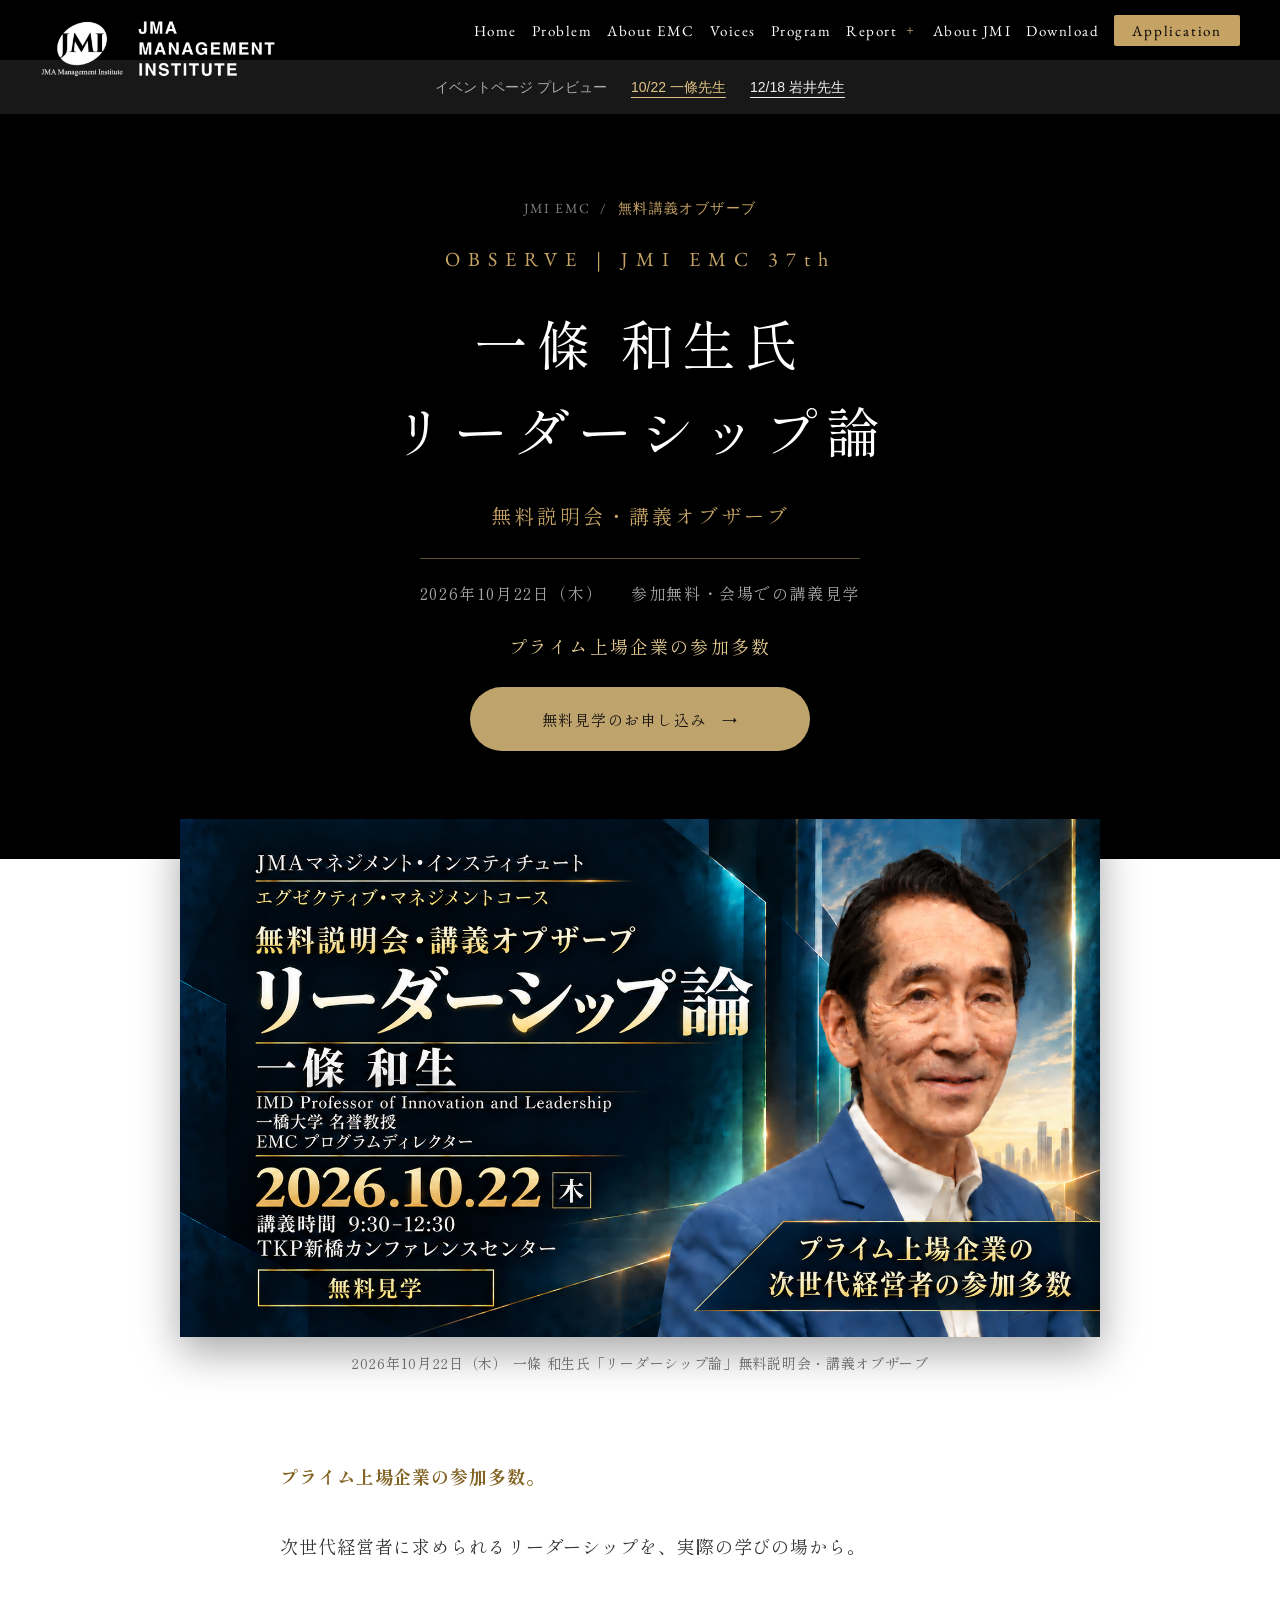
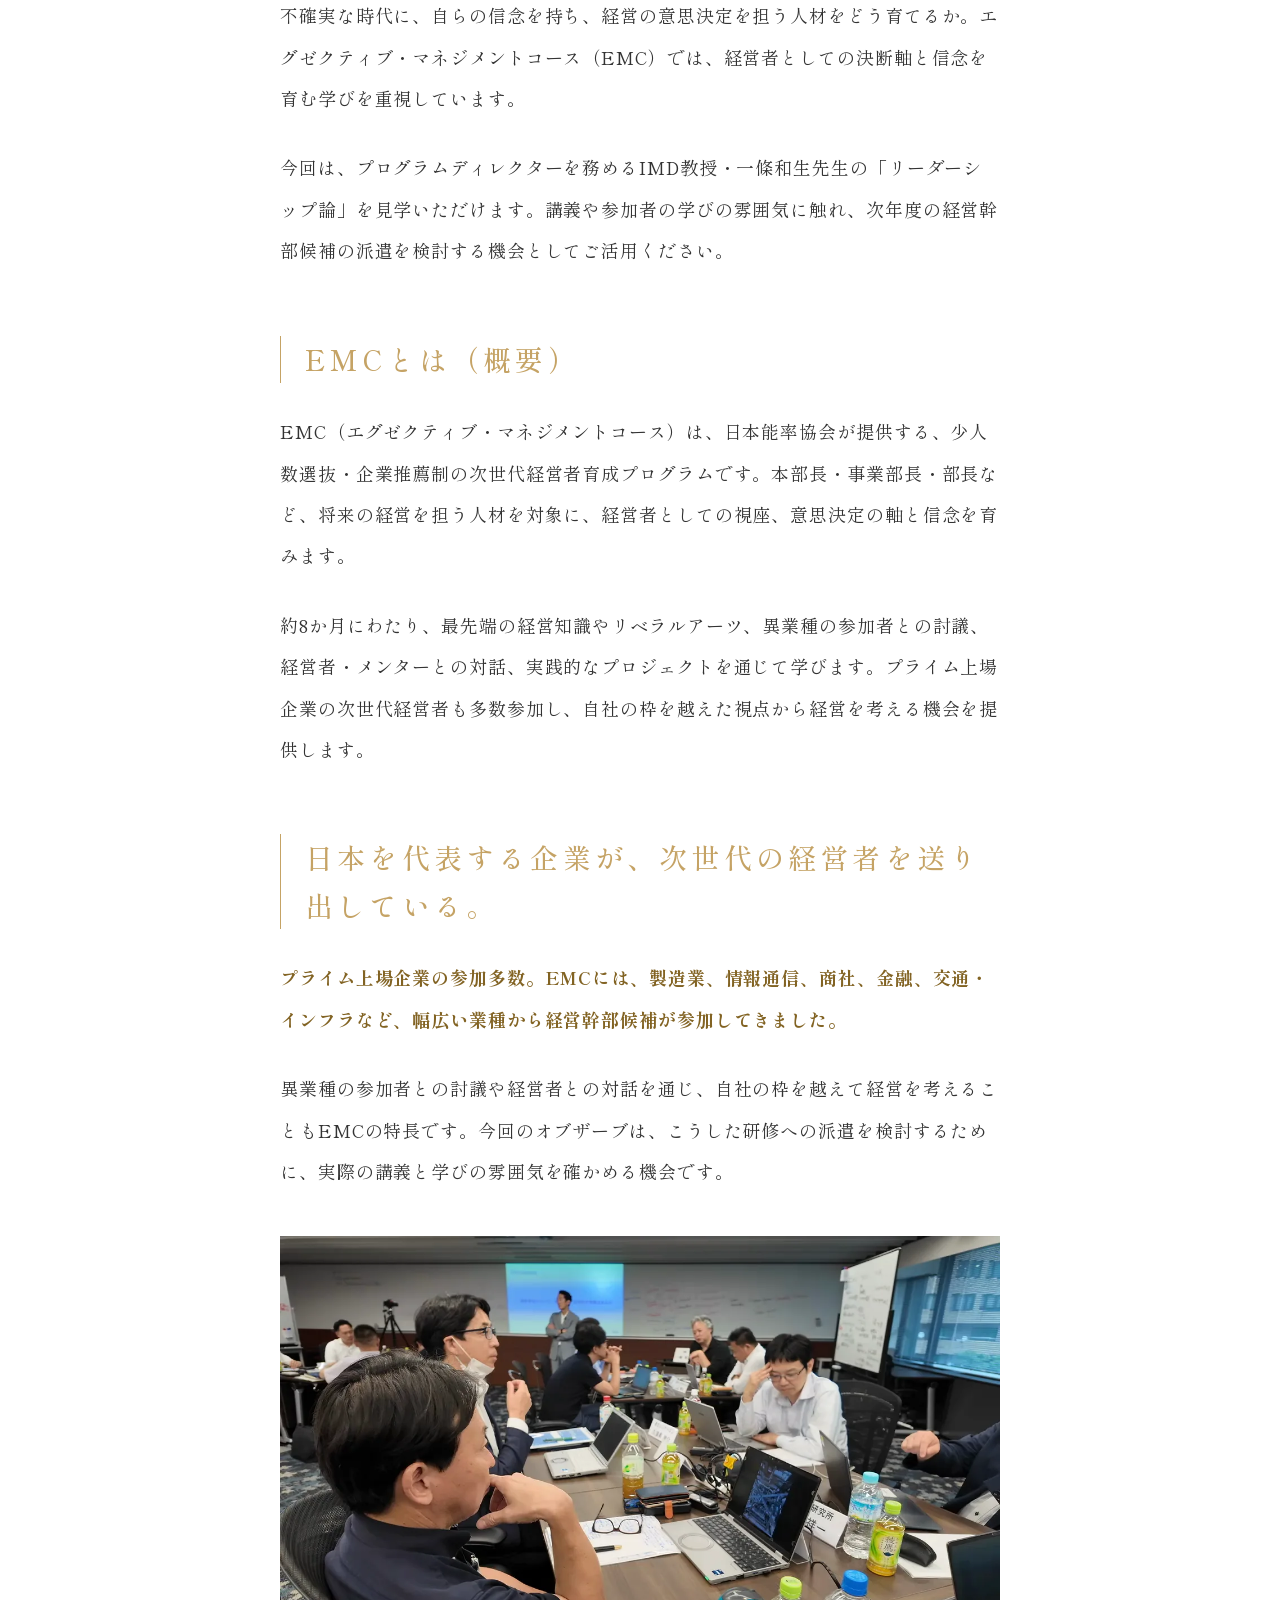
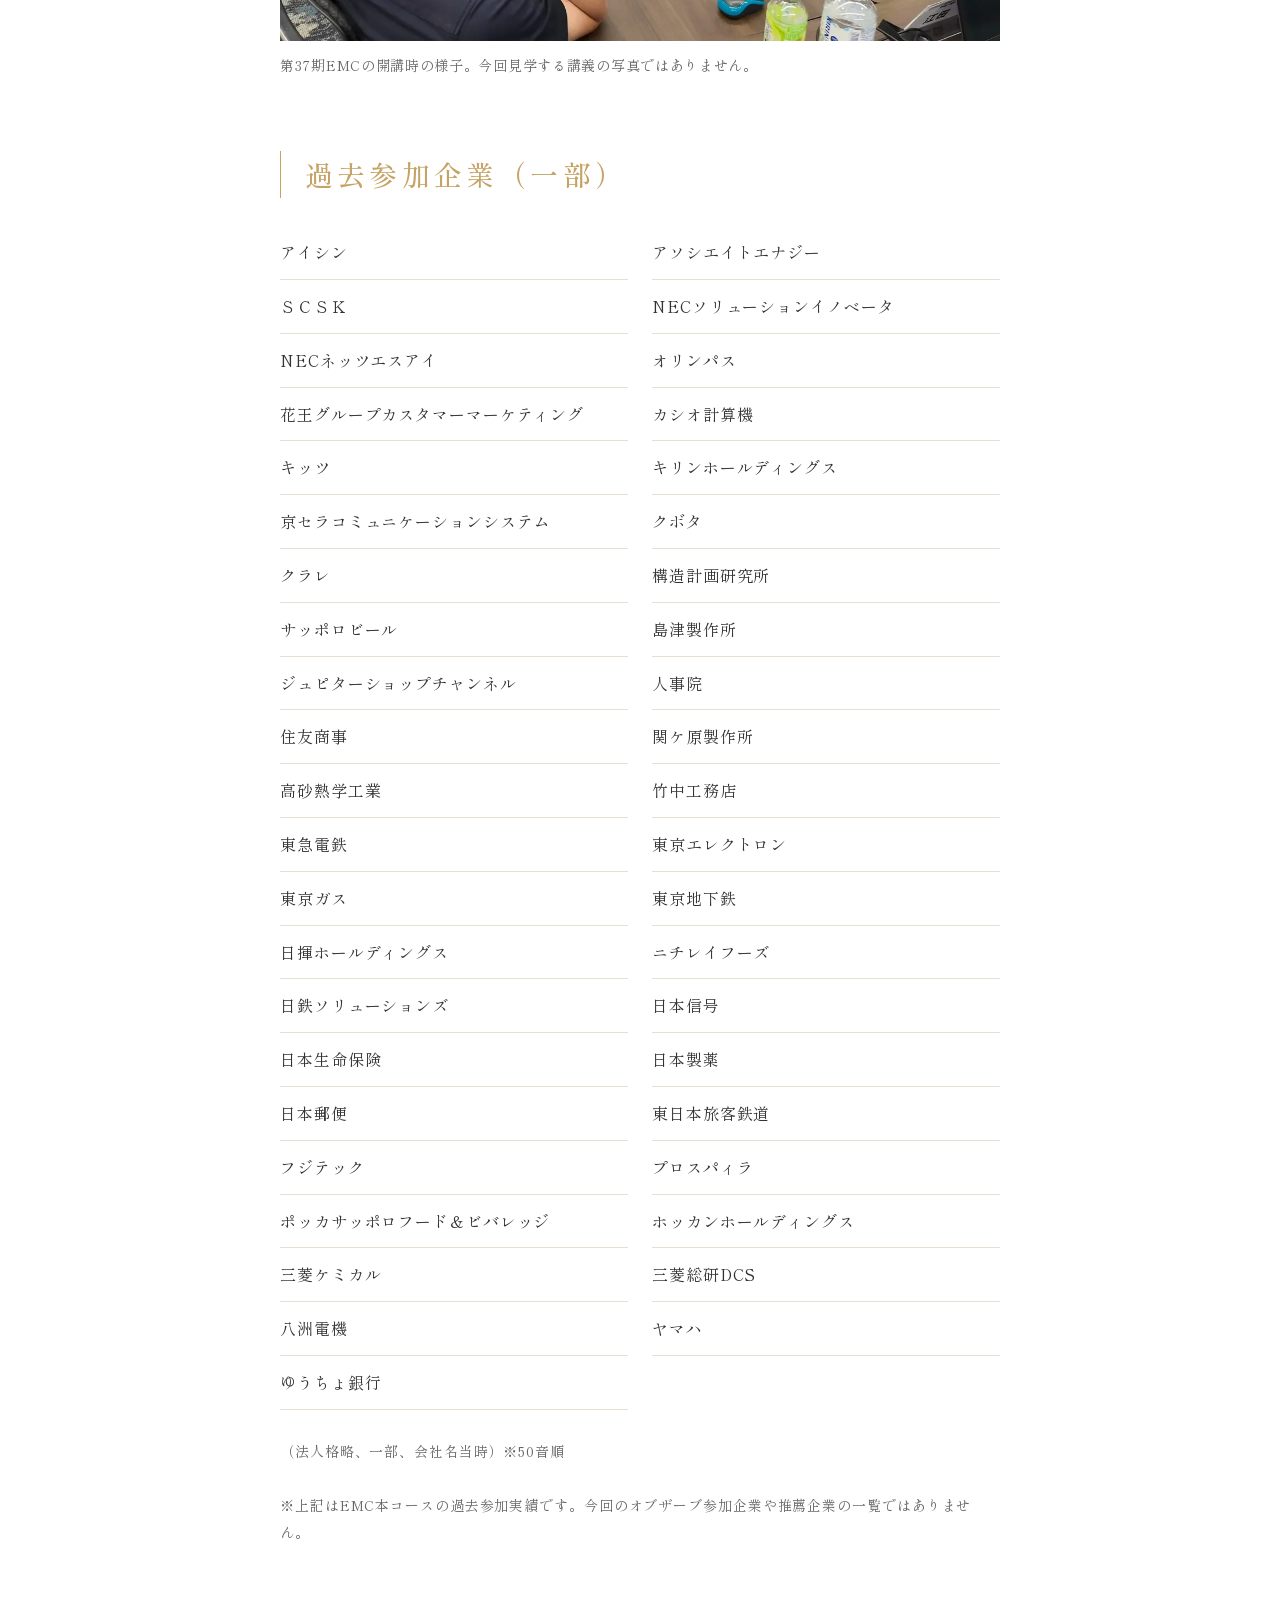
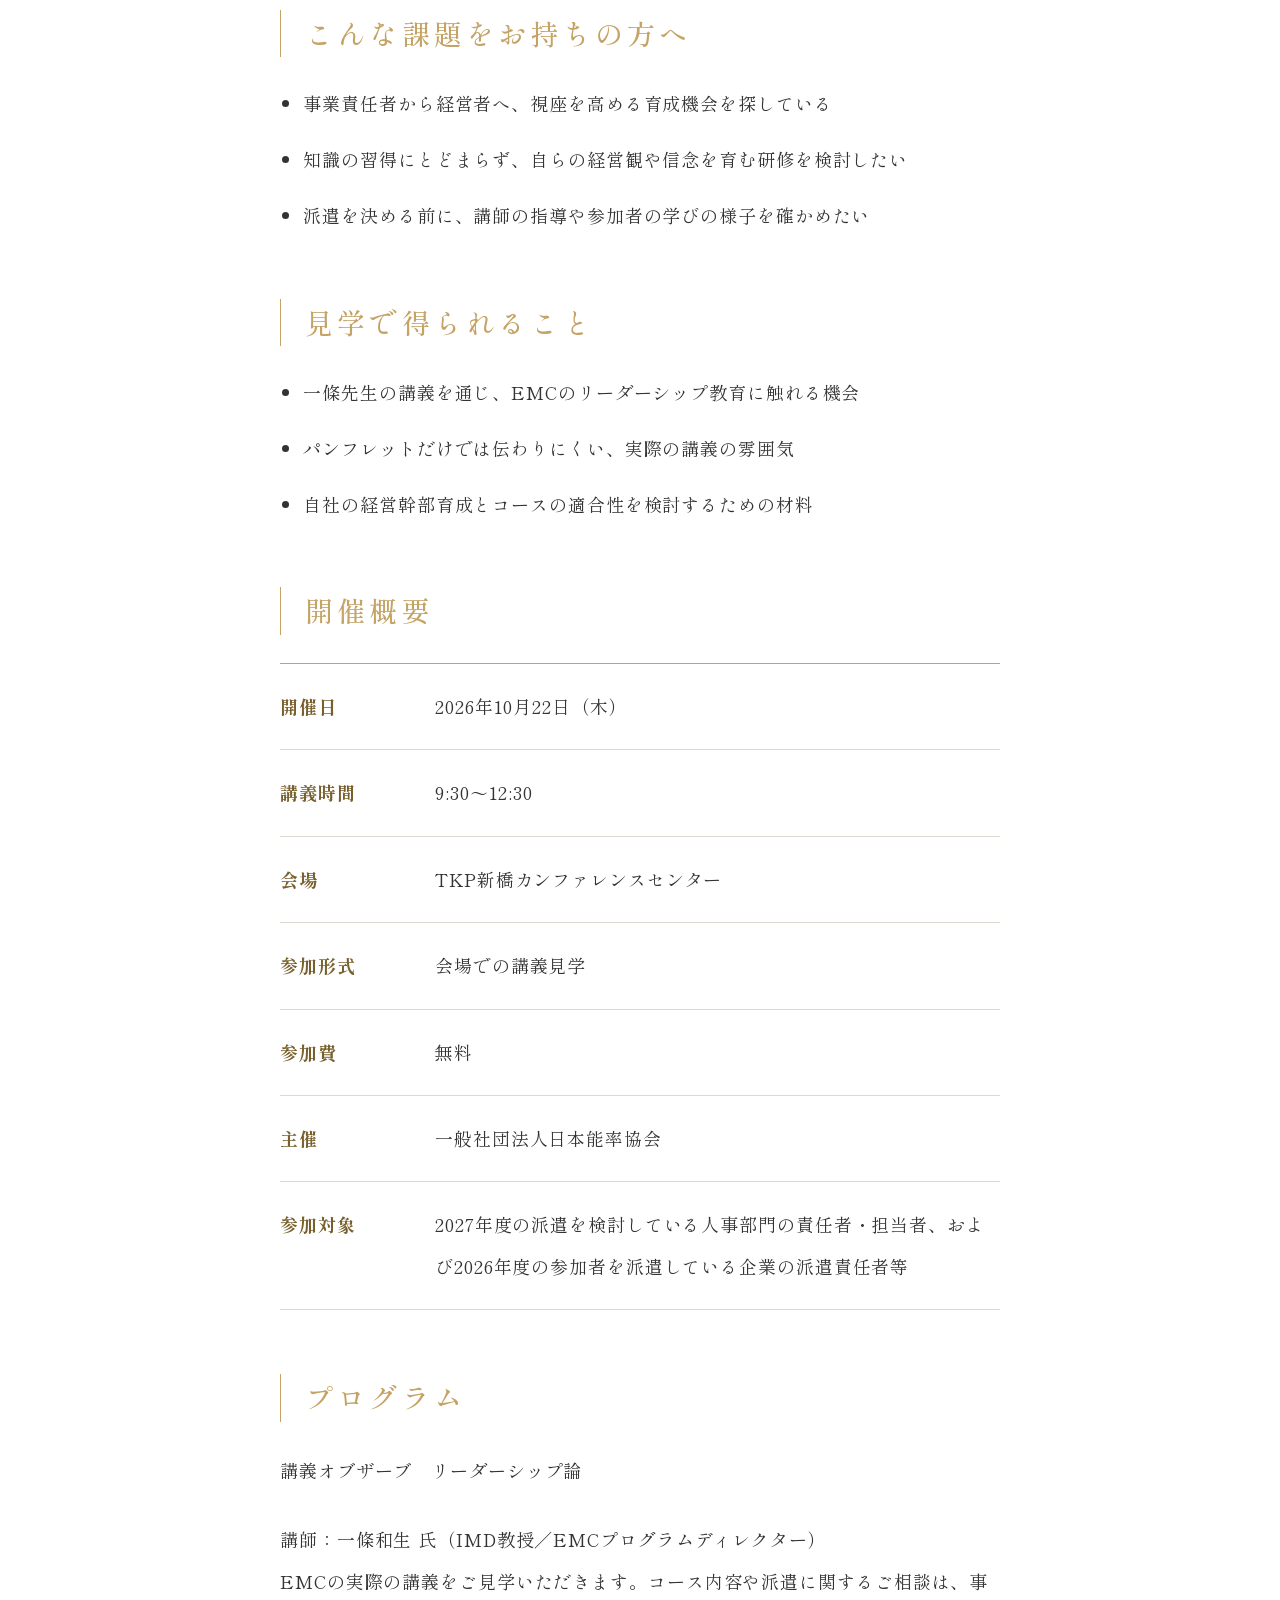
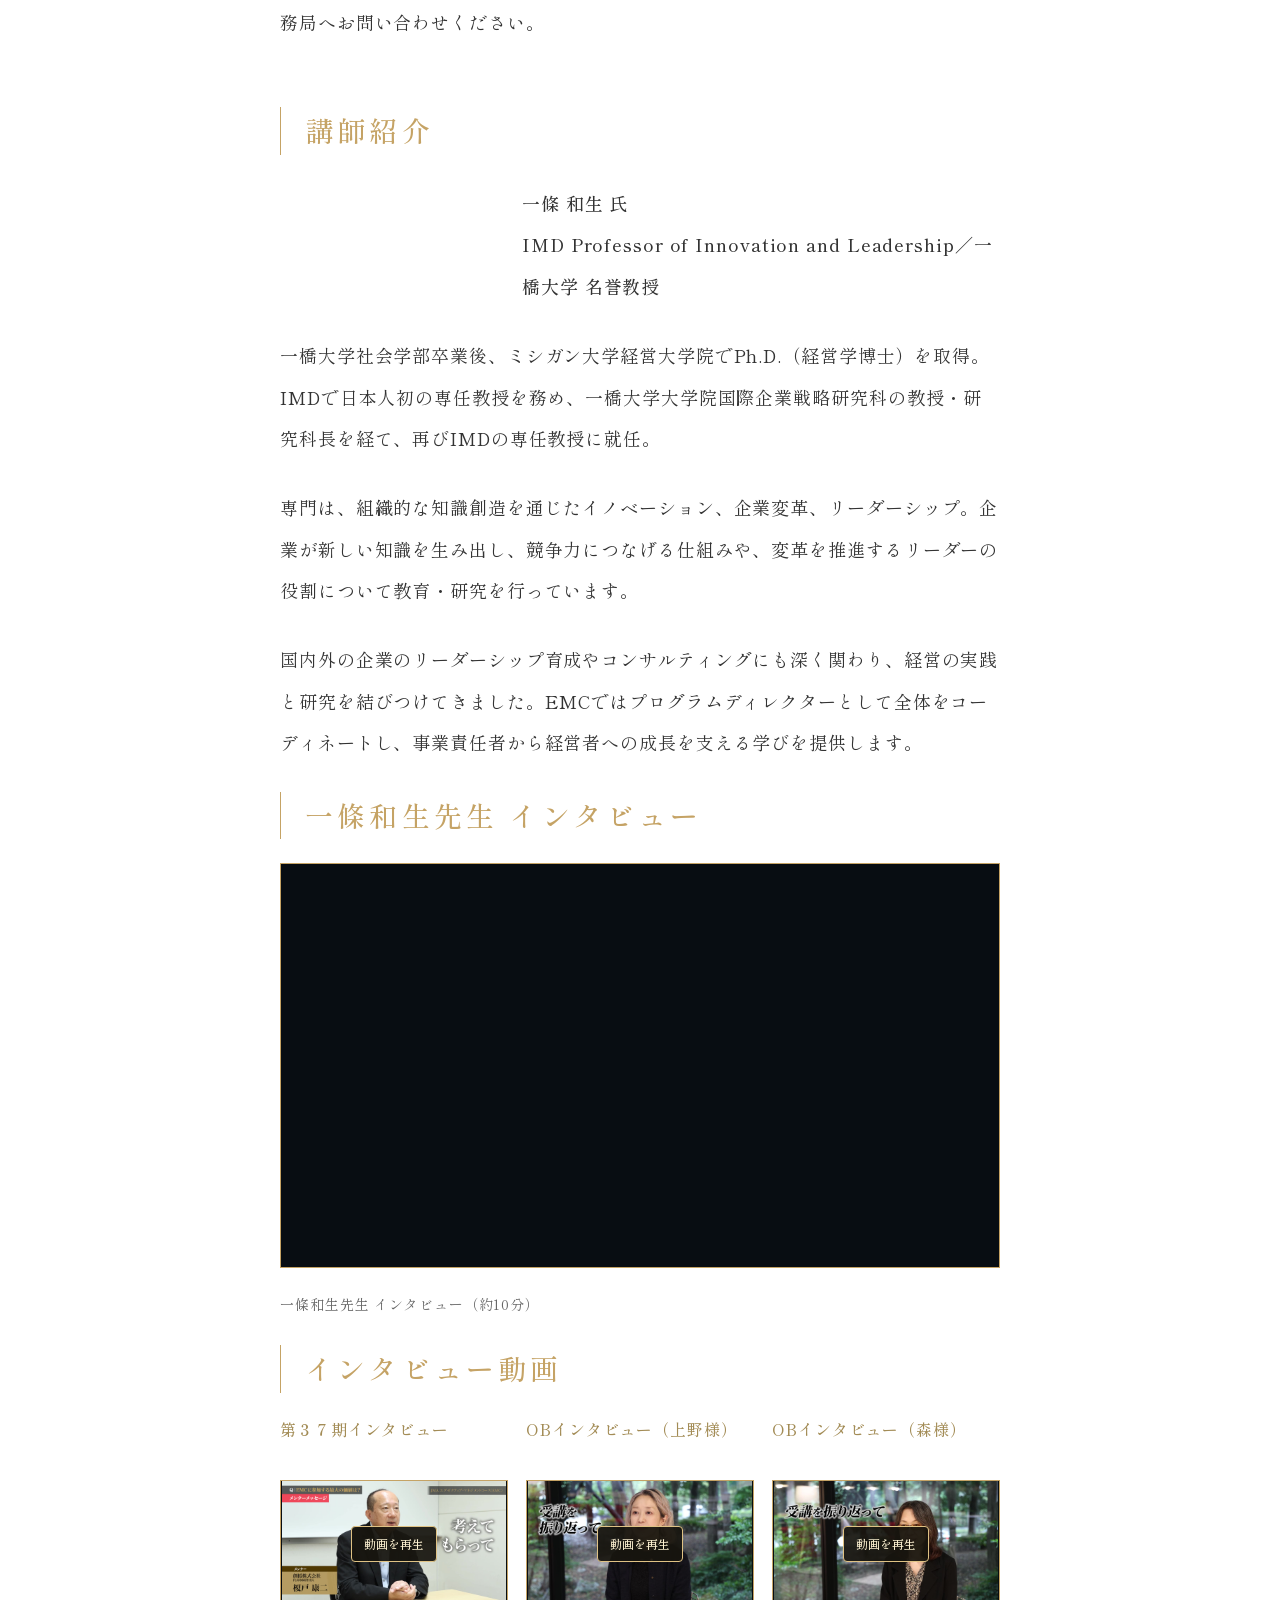
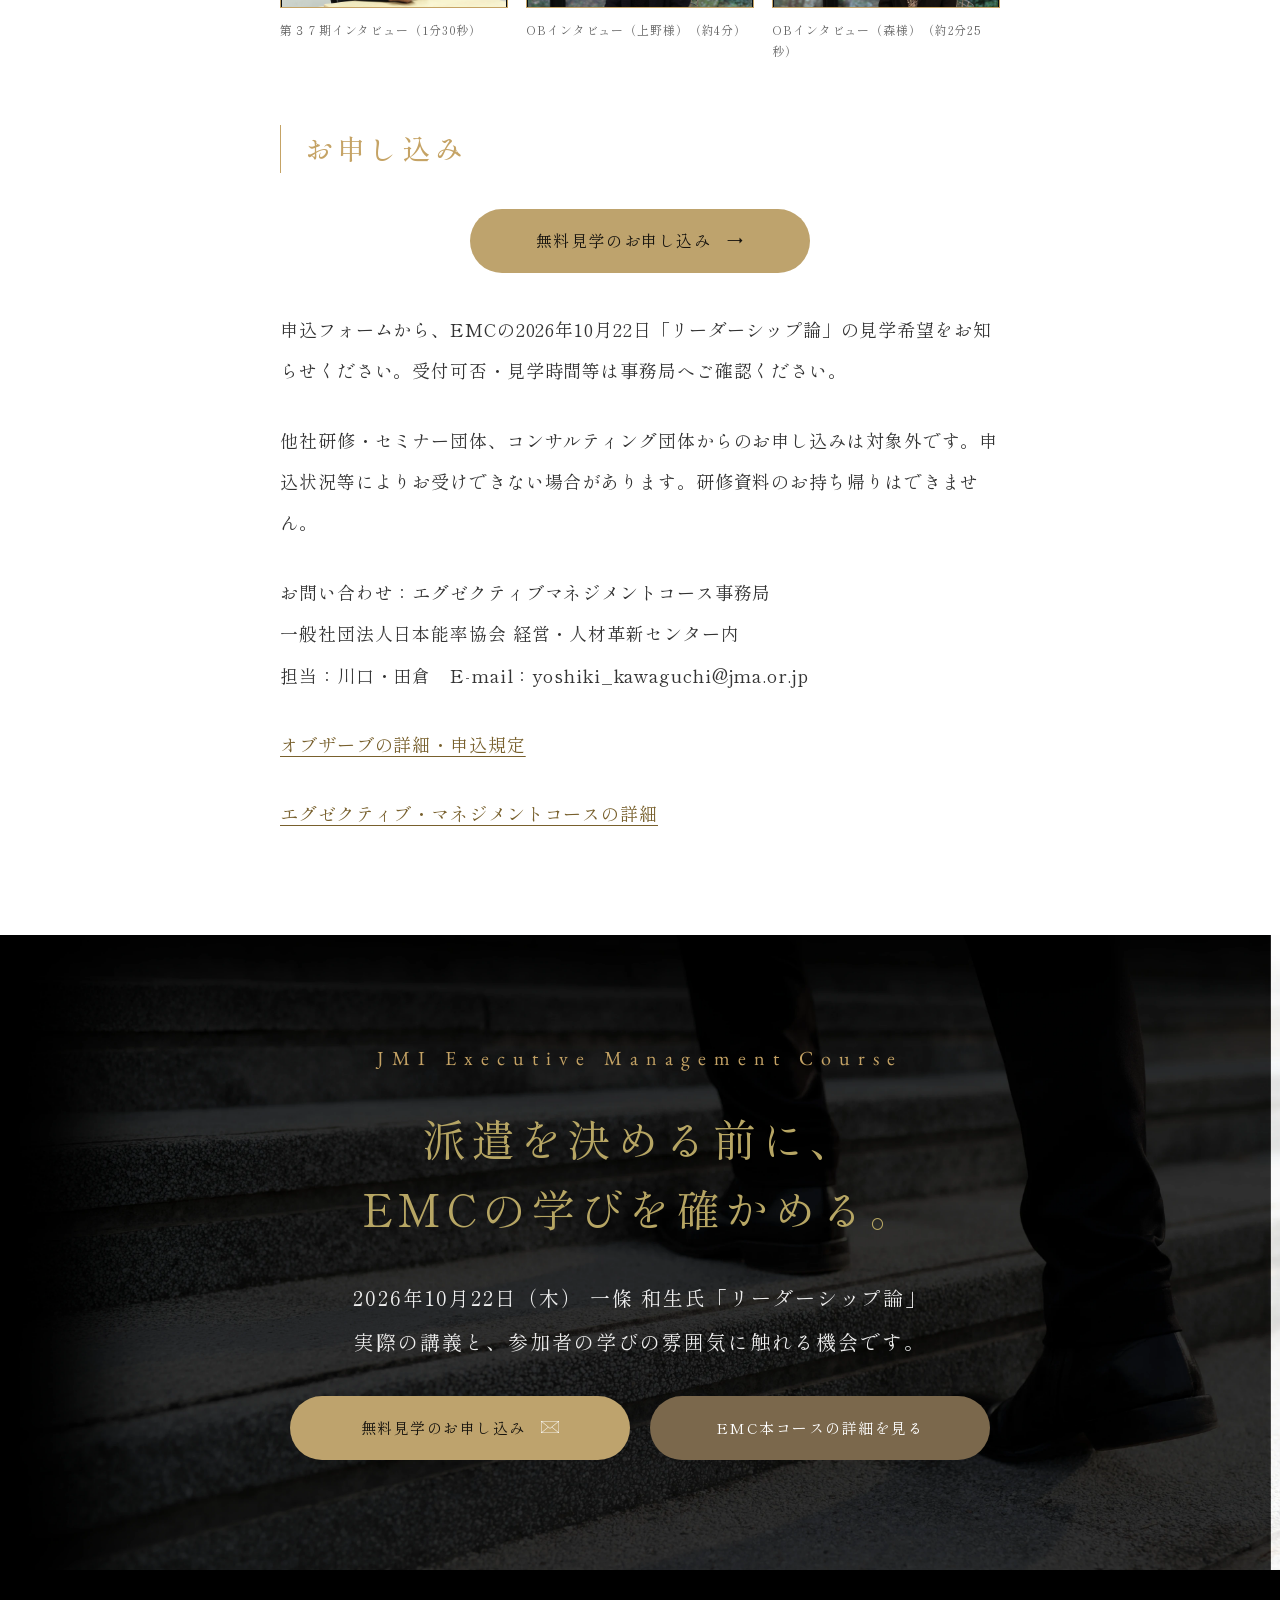
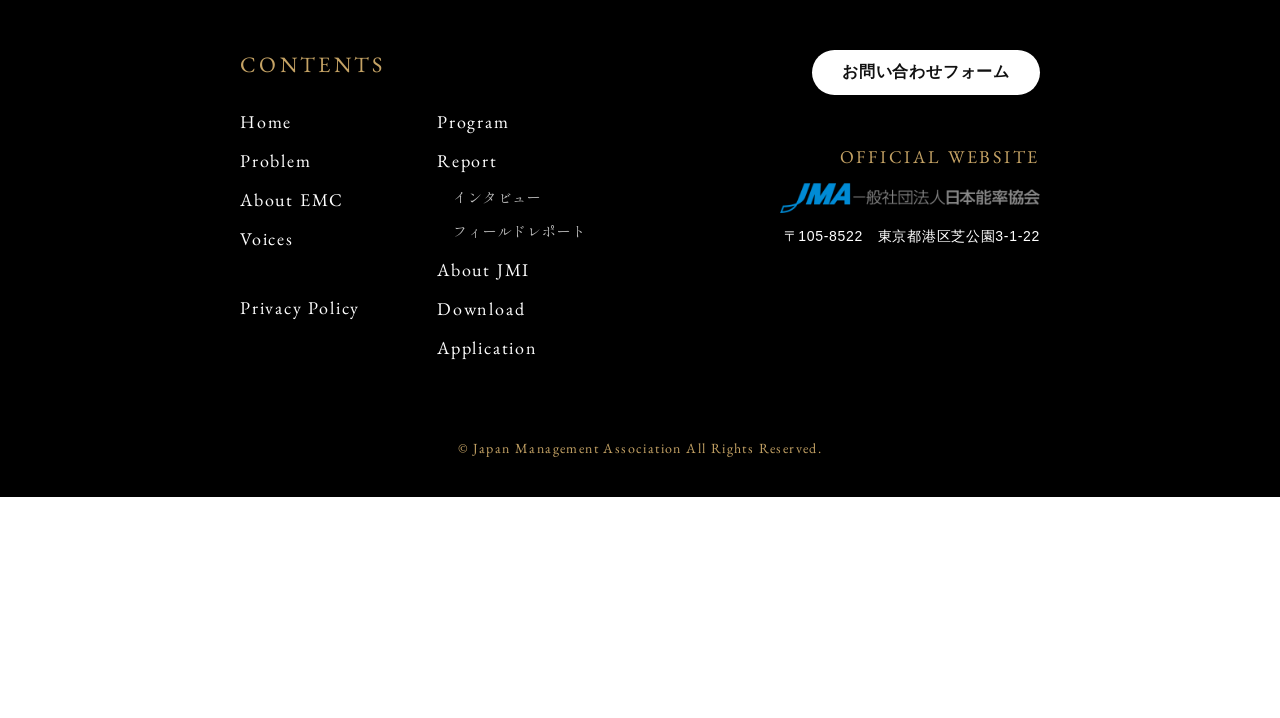
<file: index.html>
<!doctype html><html lang="ja"><meta charset="utf-8"><meta http-equiv="refresh" content="0;url=october.html"><title>EMC 2026</title><a href="october.html">10月22日・一條先生</a><a href="december.html">12月18日・岩井先生</a></html>
</file>
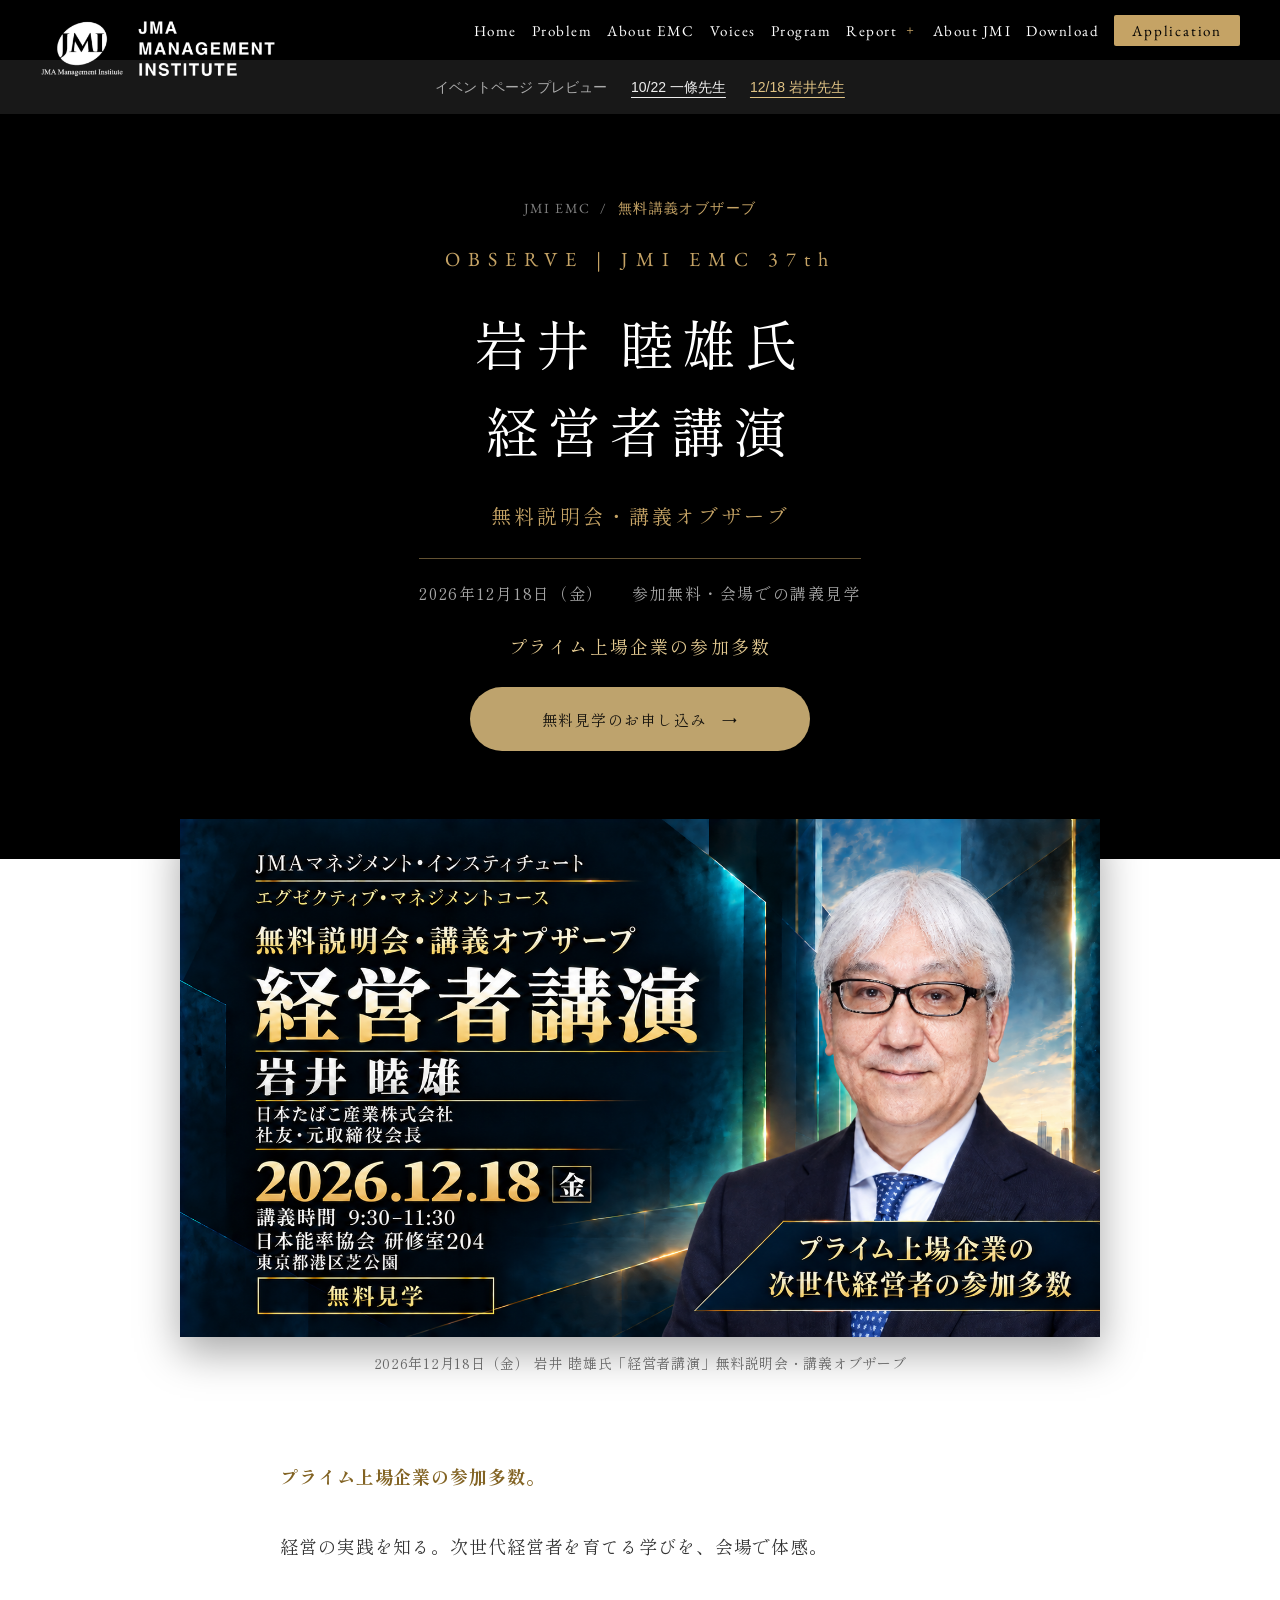
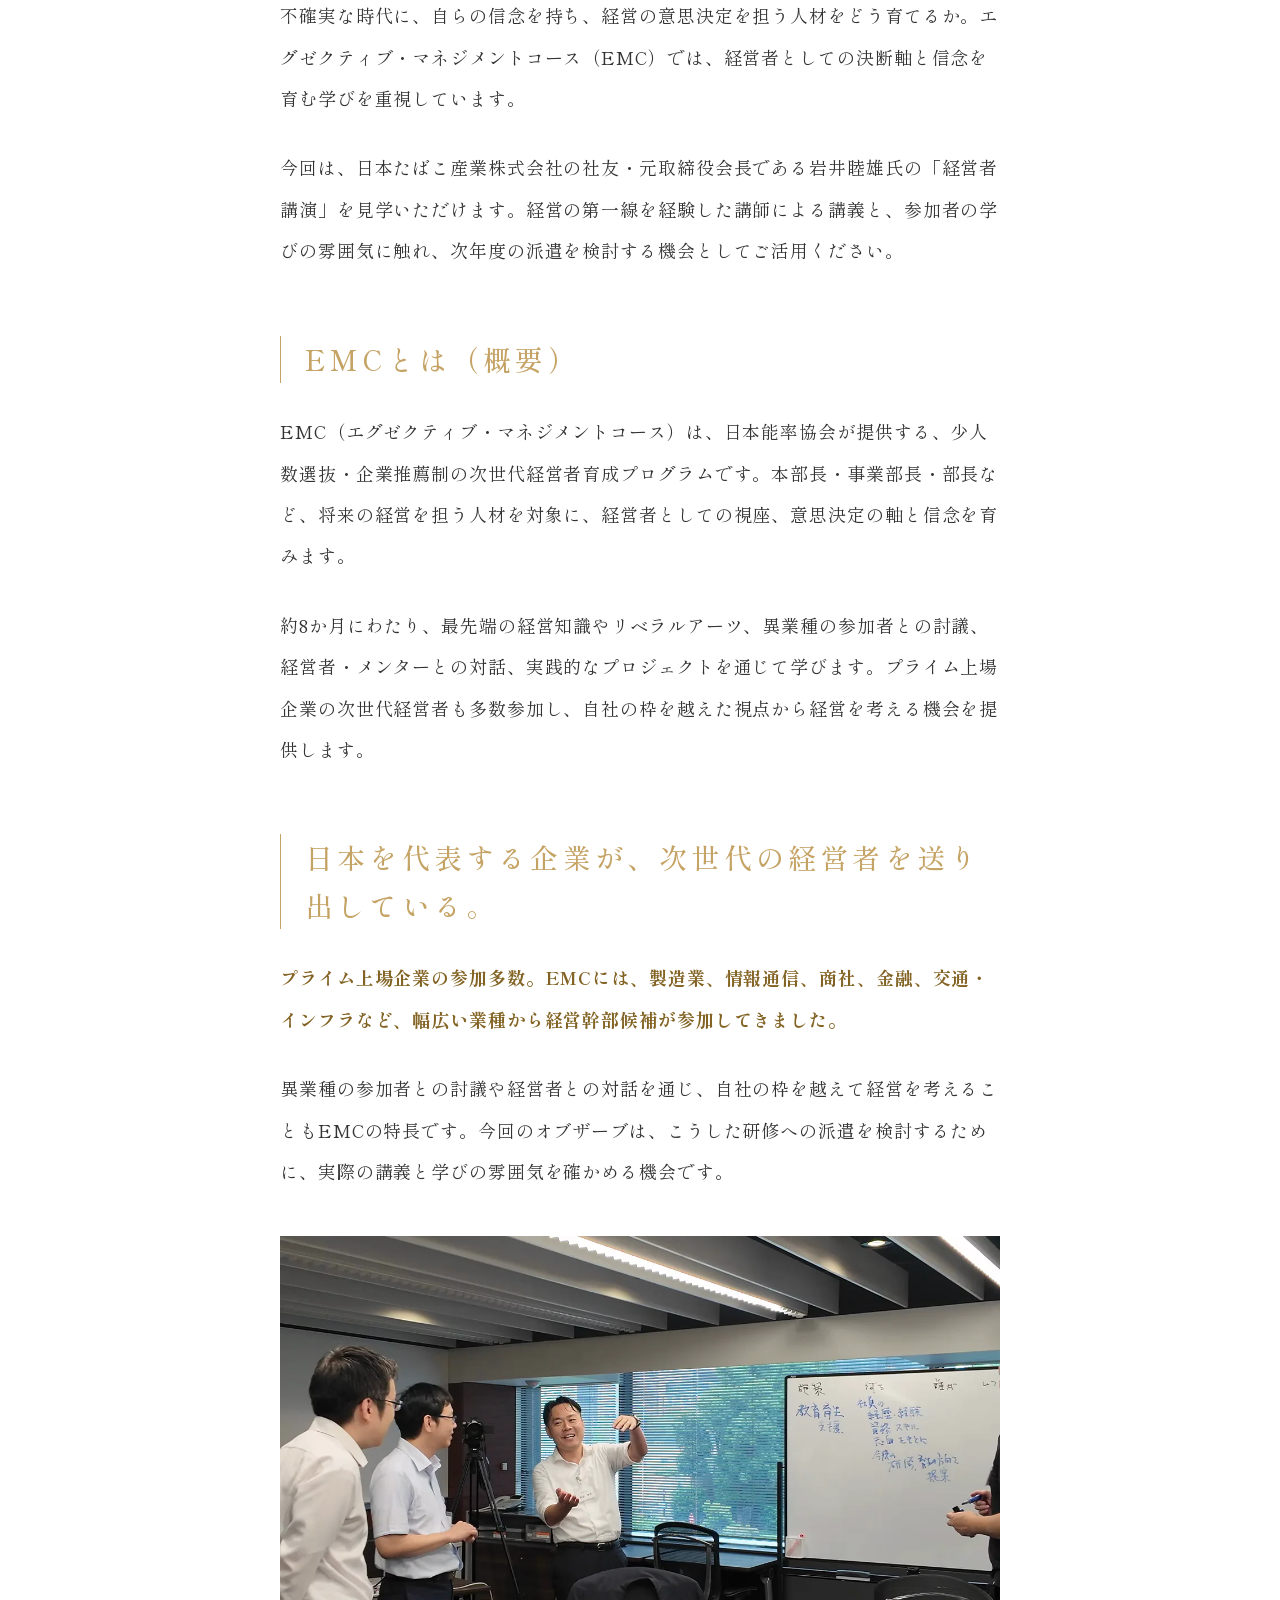
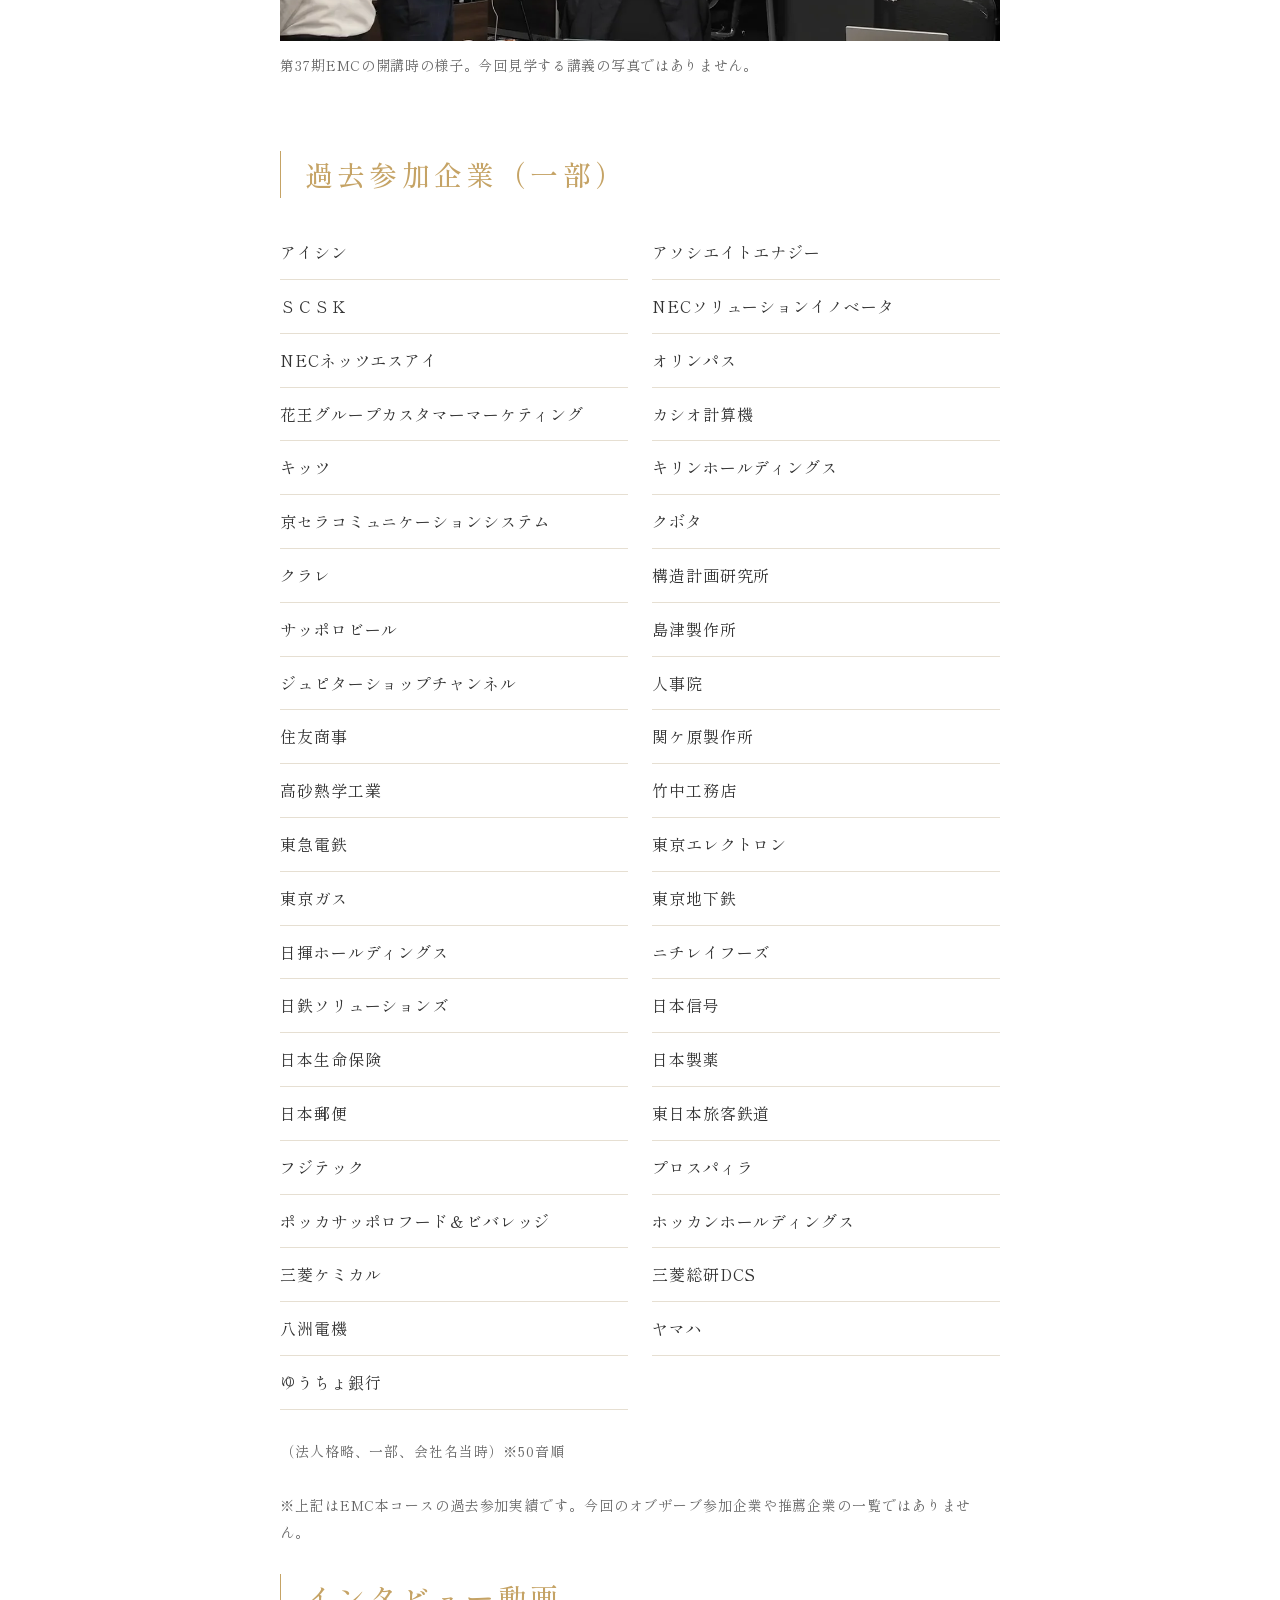
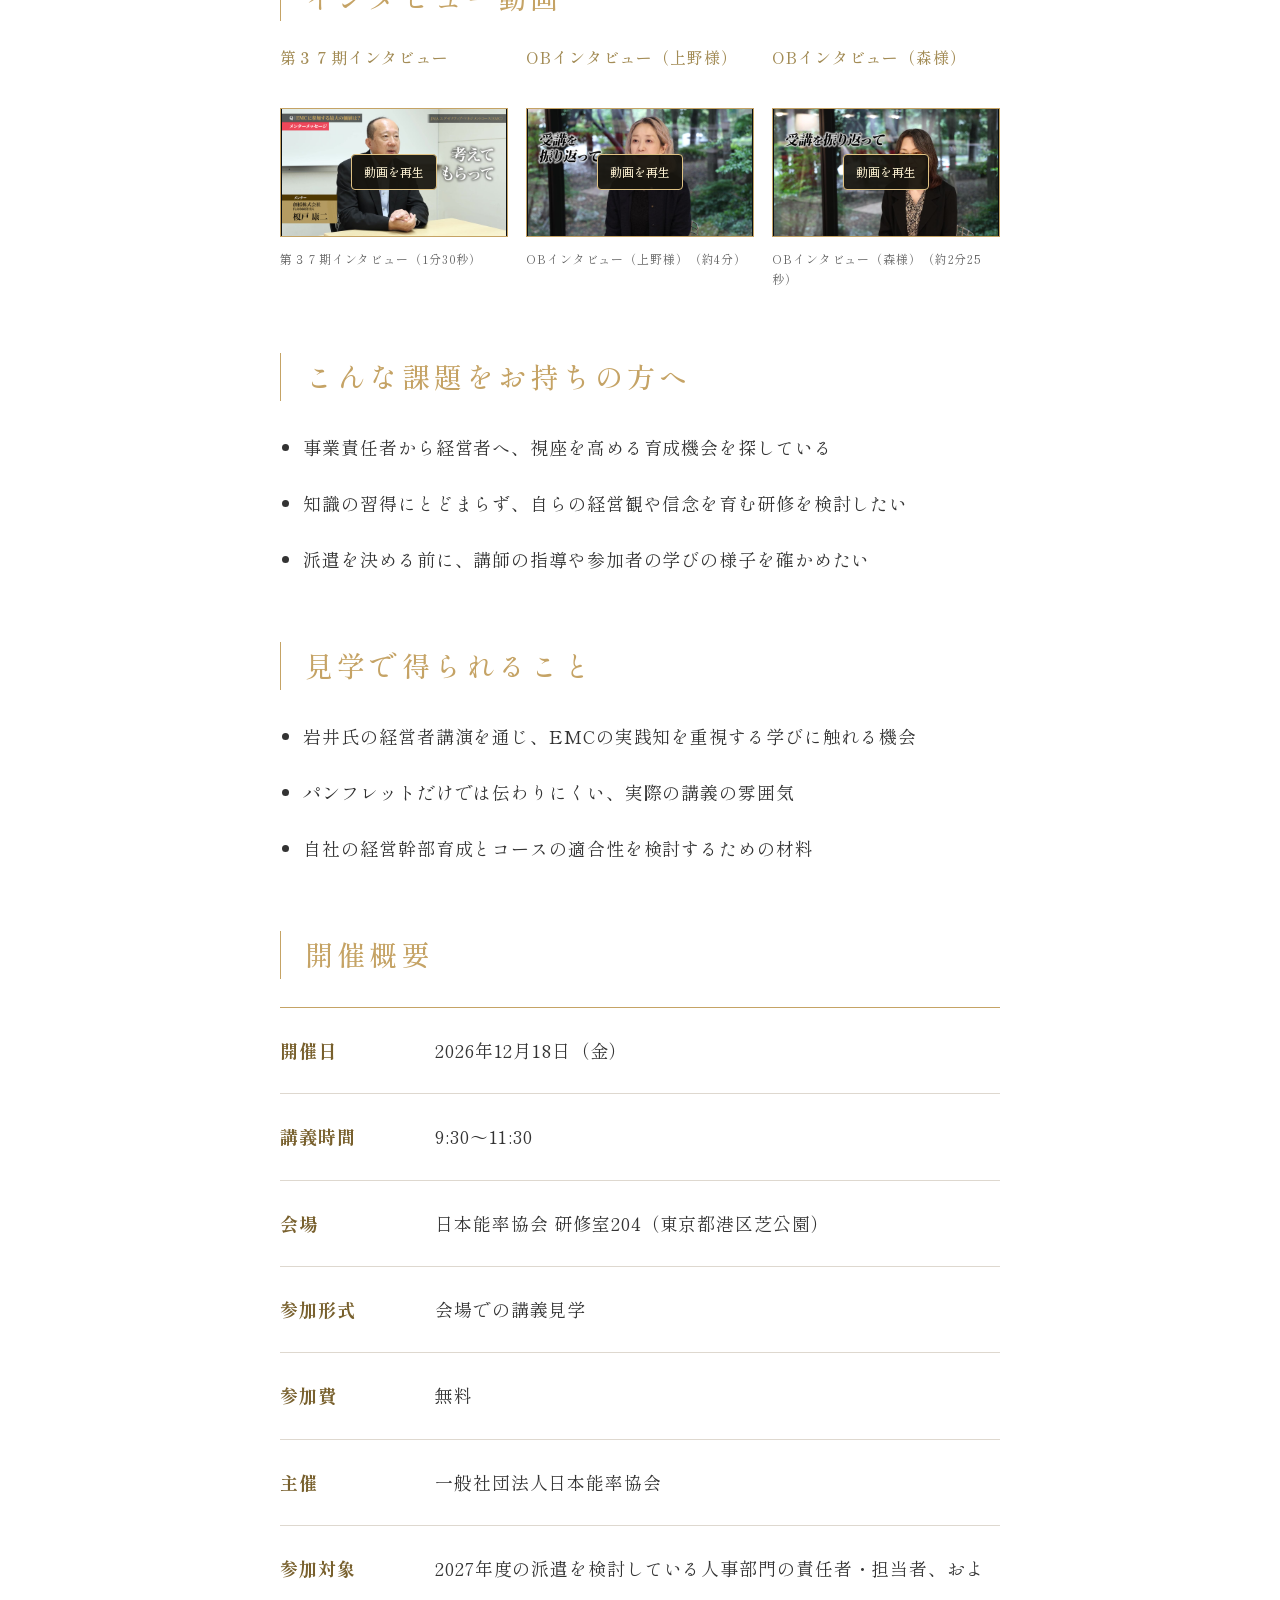
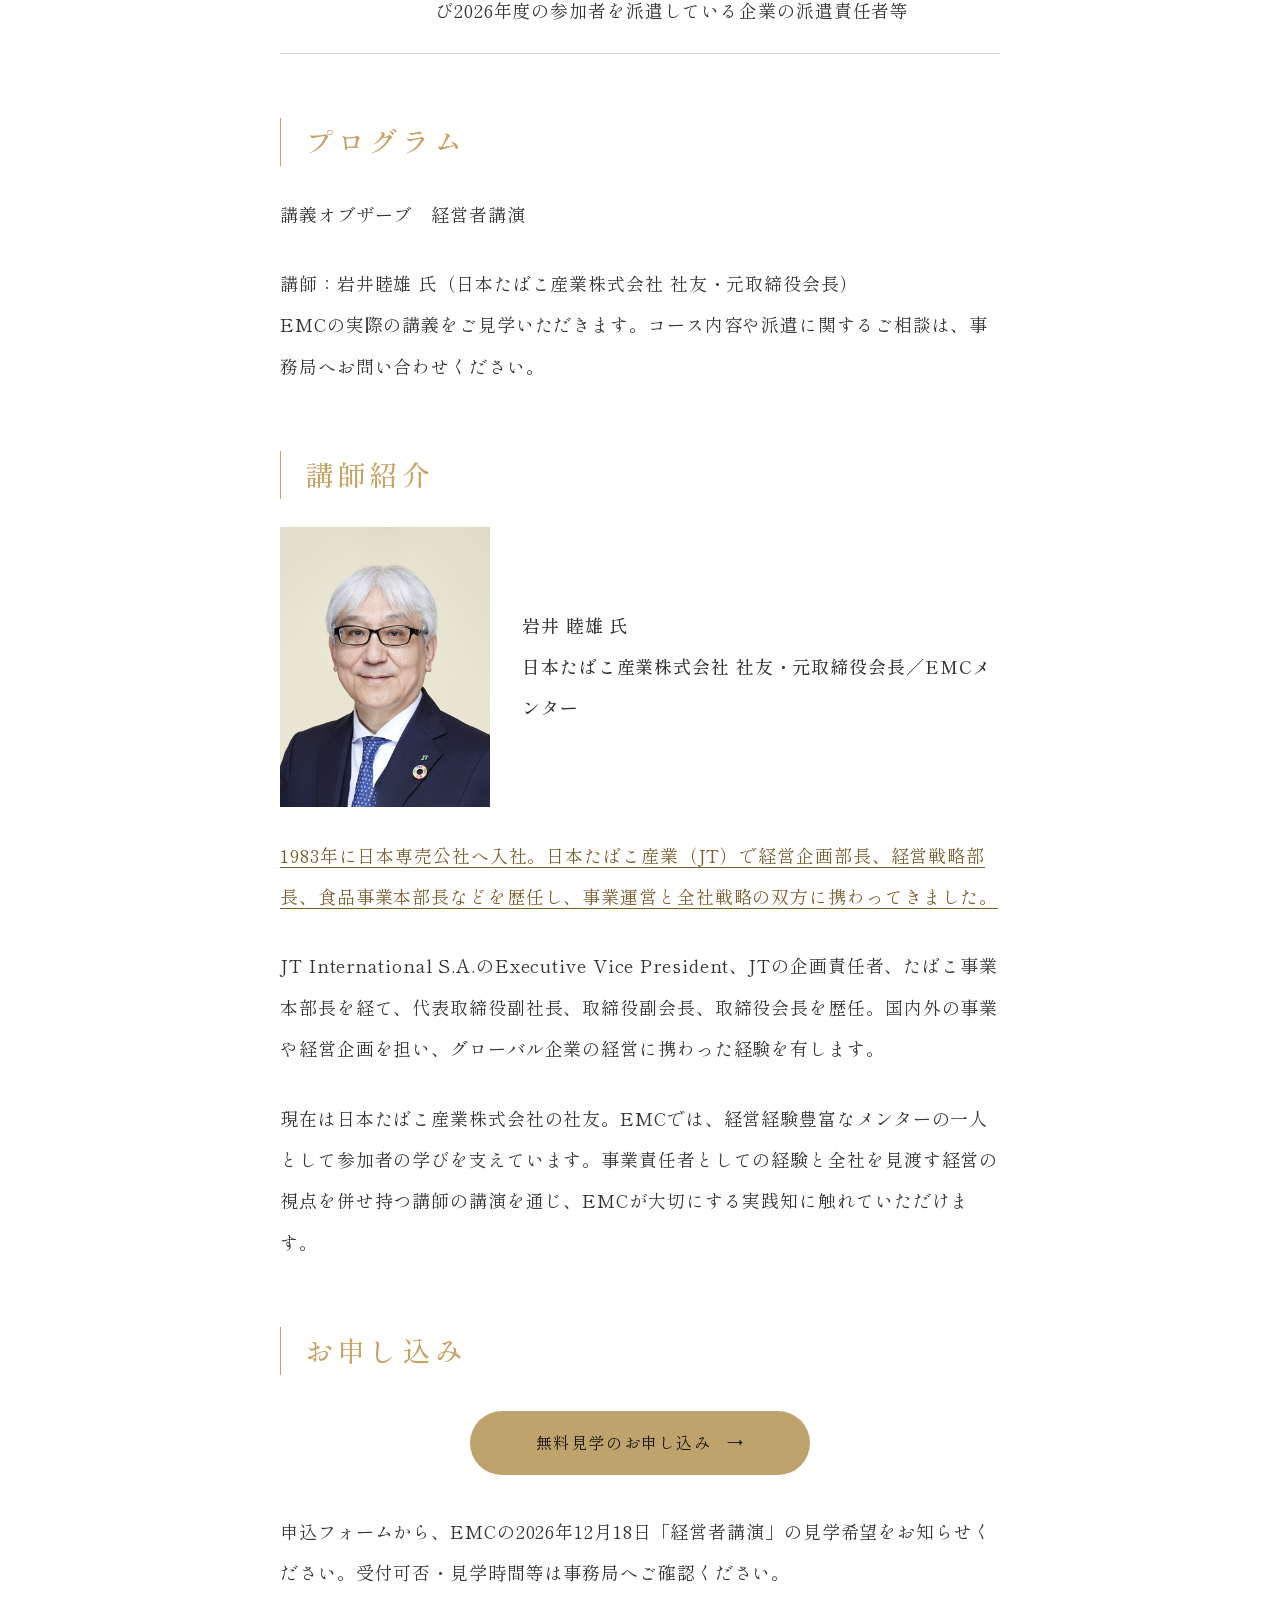
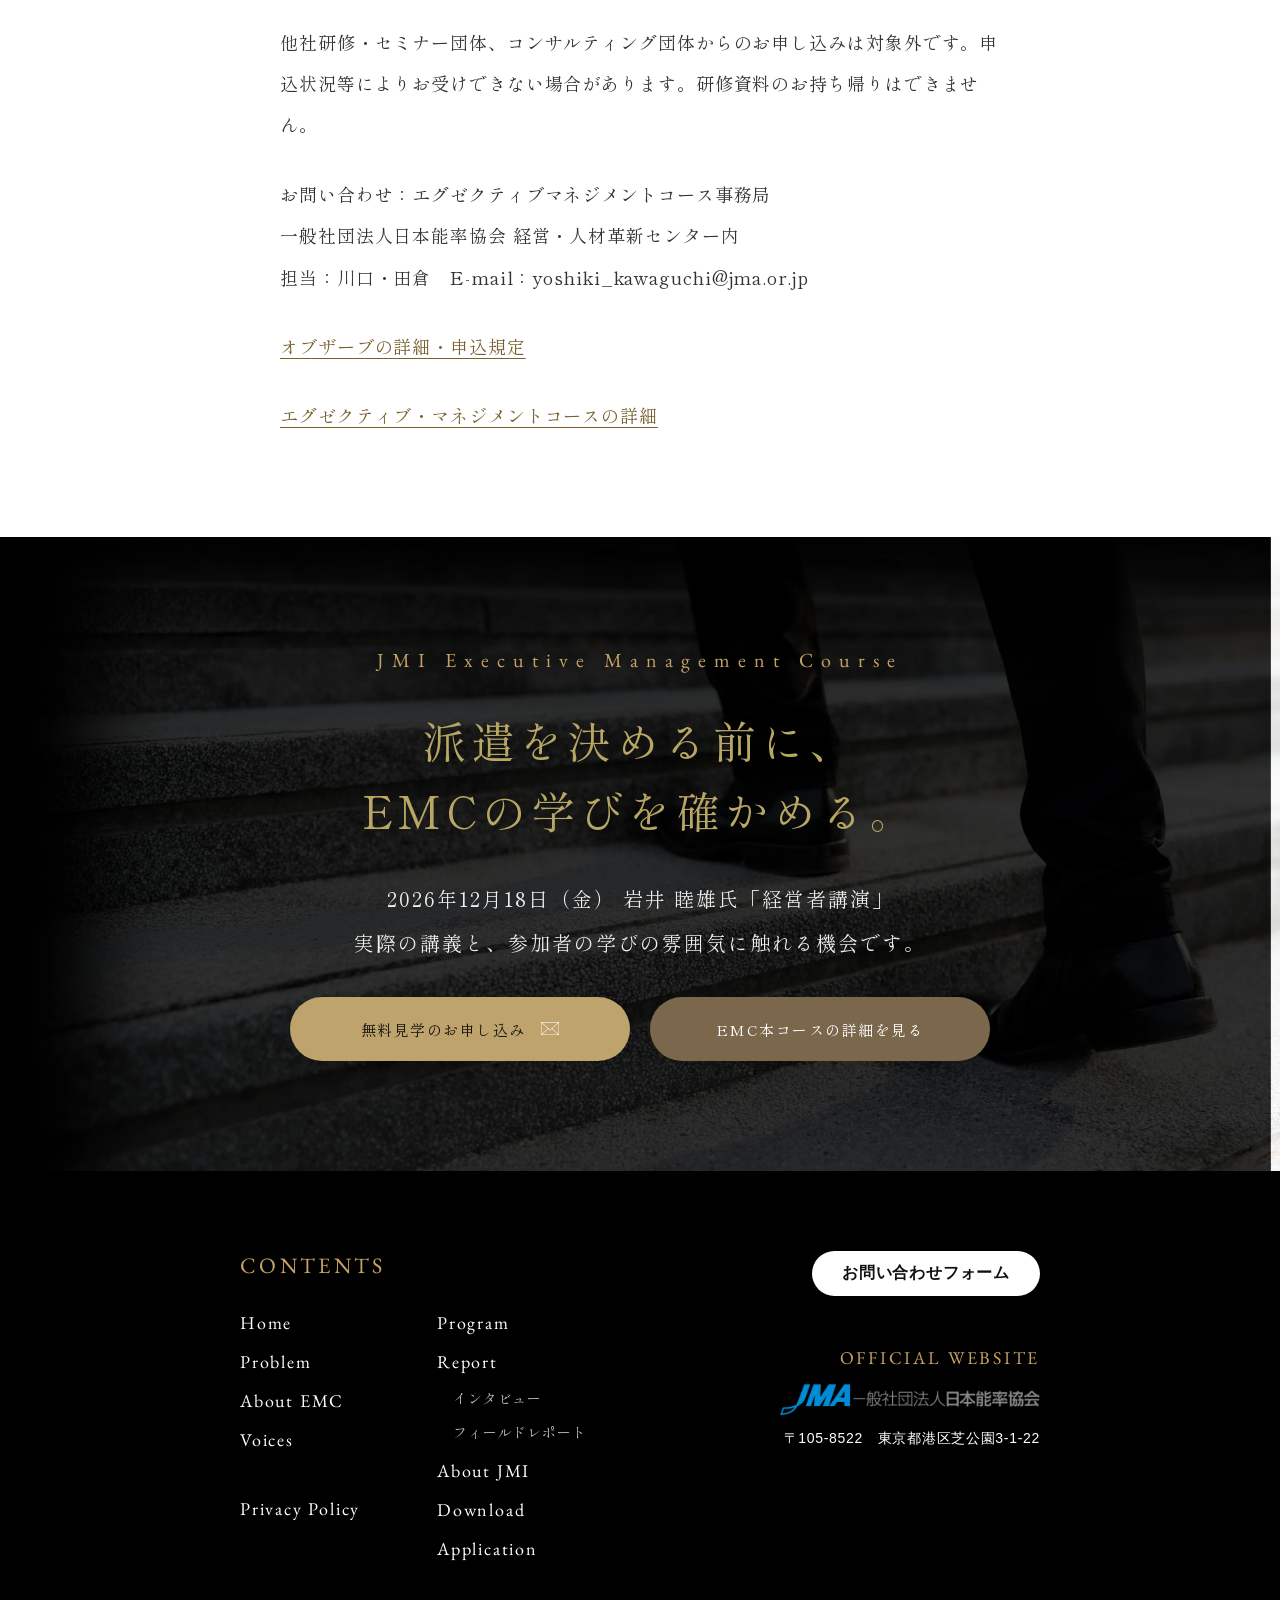
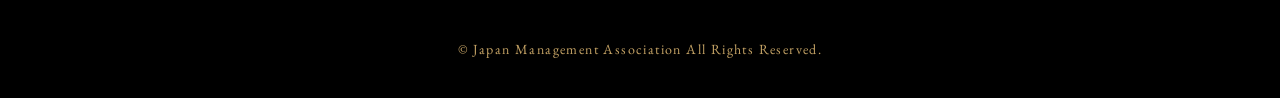
<file: december.html>
<!DOCTYPE html><html lang="ja"><head><meta charset="UTF-8"><meta name="viewport" content="width=device-width,initial-scale=1"><meta name="robots" content="noindex,nofollow"><title>岩井 睦雄氏「経営者講演」無料講義オブザーブ｜EMC</title><meta name="description" content="2026年12月18日（金）、岩井 睦雄氏の経営者講演を見学。次年度の幹部育成・EMCへの派遣を検討する企業のご担当者へ。"><link rel="icon" href="favicon.ico"><link href="fonts.css" rel="stylesheet"><link rel="stylesheet" href="style.css"><link rel="stylesheet" href="interview.css"><link rel="stylesheet" href="event.css?v=video-modal-1"></head><body class="iv-page"><a href="#main" class="skip-link">本文へ</a><header class="header">

        <a href="https://jmi.jma.or.jp/lp/001/index.html" class="header-logo">
            <img src="jmi_logo.webp" alt="JMI EMC Logo">
        </a>

        
<ul class="header-nav">
            <li><a href="https://jmi.jma.or.jp/lp/001/index.html#home">Home</a></li>
            <li><a href="https://jmi.jma.or.jp/lp/001/index.html#problem">Problem</a></li>
            <li><a href="https://jmi.jma.or.jp/lp/001/index.html#about-emc">About EMC</a></li>
            <li><a href="https://jmi.jma.or.jp/lp/001/index.html#voices">Voices</a></li>
            <li><a href="https://jmi.jma.or.jp/lp/001/index.html#program">Program</a></li>
            <li>
                <details class="report-accordion">
                    <summary>Report</summary>
                    <span class="report-accordion__panel">
                        <a href="https://jmi.jma.or.jp/lp/001/interview.html">インタビュー</a>
                        <a href="https://jmi.jma.or.jp/lp/001/report.html">フィールドレポート</a>
                    </span>
                </details>
            </li>
            <li><a href="https://jmi.jma.or.jp/lp/001/index.html#about-jmi">About JMI</a></li>
            <li><a href="https://jmi.jma.or.jp/download/index.html" target="_blank" rel="noopener noreferrer">Download</a></li>
            <li><a href="https://school.jma.or.jp/products/detail.php?product_id=100110&_fsi=v80ud0Ic&_ga=2.32308990.1972422970.1779067927-1701246033.1776242180&_fsi=Rizs6fNj" target="_blank" rel="noopener noreferrer">Application</a></li>
        </ul>

        <button class="hamburger" id="hamburger" aria-label="メニュー" aria-expanded="false">
            <span></span>
            <span></span>
            <span></span></button>
    </header>

    <!-- スマホ用ドロワーメニュー -->
    <div class="drawer-overlay" id="drawer-overlay"></div>
    <div class="drawer" id="drawer">
        
<p class="drawer-title">CONTENTS</p>
        
<ul class="drawer-nav">
            <li><a href="https://jmi.jma.or.jp/lp/001/index.html#home">Home</a></li>
            <li><a href="https://jmi.jma.or.jp/lp/001/index.html#problem">Problem</a></li>
            <li><a href="https://jmi.jma.or.jp/lp/001/index.html#about-emc">About EMC</a></li>
            <li><a href="https://jmi.jma.or.jp/lp/001/index.html#voices">Voices</a></li>
            <li><a href="https://jmi.jma.or.jp/lp/001/index.html#program">Program</a></li>
            <li>
                <details class="report-accordion report-accordion--drawer">
                    <summary>Report</summary>
                    <span class="report-accordion__panel">
                        <a href="https://jmi.jma.or.jp/lp/001/interview.html">インタビュー</a>
                        <a href="https://jmi.jma.or.jp/lp/001/report.html">フィールドレポート</a>
                    </span>
                </details>
            </li>
            <li><a href="https://jmi.jma.or.jp/lp/001/index.html#about-jmi">About JMI</a></li>
            <li><a href="https://jmi.jma.or.jp/download/index.html" target="_blank" rel="noopener noreferrer">Download</a></li>
            <li><a href="https://school.jma.or.jp/products/detail.php?product_id=100110&_fsi=v80ud0Ic&_ga=2.32308990.1972422970.1779067927-1701246033.1776242180&_fsi=Rizs6fNj" target="_blank" rel="noopener noreferrer">Application</a></li>
        </ul>
    </div>

    <nav class="event-switch" aria-label="プレビュー切替"><span>イベントページ プレビュー</span><a href="october.html" >10/22 一條先生</a><a href="december.html" aria-current="page">12/18 岩井先生</a></nav>
<main id="main">
<section class="iv-hero"><div class="iv-hero-inner"><nav class="iv-crumb" aria-label="パンくず"><a href="https://jmi.jma.or.jp/lp/001/">JMI EMC</a><span>/</span><span class="iv-crumb-current">無料講義オブザーブ</span></nav>
<p class="iv-hero-label">OBSERVE | JMI EMC 37th</p>
<h1 class="iv-hero-title">岩井 睦雄氏<br>経営者講演</h1>
<p class="iv-hero-sub">無料説明会・講義オブザーブ</p><div class="iv-hero-meta"><span>2026年12月18日（金）</span><span>参加無料・会場での講義見学</span></div>
<p class="event-hero-proof">プライム上場企業の参加多数</p><a class="iv-btn iv-btn-gold" href="https://pages.jma.or.jp/LP-4254.html" target="_blank" rel="noopener noreferrer">無料見学のお申し込み <span aria-hidden="true">→</span></a></div></section>
<figure class="iv-keyvisual"><img src="event-december.png" alt="2026年12月18日（金） 岩井 睦雄氏 経営者講演 無料説明会・講義オブザーブのご案内" width="1671" height="941"><figcaption class="iv-caption">2026年12月18日（金） 岩井 睦雄氏「経営者講演」無料説明会・講義オブザーブ</figcaption></figure>
<article class="iv-body">
<p class="event-proof">プライム上場企業の参加多数。</p>
<p class="">経営の実践を知る。次世代経営者を育てる学びを、会場で体感。</p>
<p class="">不確実な時代に、自らの信念を持ち、経営の意思決定を担う人材をどう育てるか。エグゼクティブ・マネジメントコース（EMC）では、経営者としての決断軸と信念を育む学びを重視しています。</p>
<p class="">今回は、日本たばこ産業株式会社の社友・元取締役会長である岩井睦雄氏の「経営者講演」を見学いただけます。経営の第一線を経験した講師による講義と、参加者の学びの雰囲気に触れ、次年度の派遣を検討する機会としてご活用ください。</p>
<h2 class="iv-h2">EMCとは（概要）</h2>
<p class="">EMC（エグゼクティブ・マネジメントコース）は、日本能率協会が提供する、少人数選抜・企業推薦制の次世代経営者育成プログラムです。本部長・事業部長・部長など、将来の経営を担う人材を対象に、経営者としての視座、意思決定の軸と信念を育みます。</p>
<p class="">約8か月にわたり、最先端の経営知識やリベラルアーツ、異業種の参加者との討議、経営者・メンターとの対話、実践的なプロジェクトを通じて学びます。プライム上場企業の次世代経営者も多数参加し、自社の枠を越えた視点から経営を考える機会を提供します。</p>
<h2 class="iv-h2">日本を代表する企業が、次世代の経営者を送り出している。</h2>
<p class="event-proof">プライム上場企業の参加多数。EMCには、製造業、情報通信、商社、金融、交通・インフラなど、幅広い業種から経営幹部候補が参加してきました。</p>
<p class="">異業種の参加者との討議や経営者との対話を通じ、自社の枠を越えて経営を考えることもEMCの特長です。今回のオブザーブは、こうした研修への派遣を検討するために、実際の講義と学びの雰囲気を確かめる機会です。</p>
<figure class="event-learning-photo"><img src="interview_emc37_presentation.webp" alt="第37期EMCの研修風景" width="1280" height="720" loading="lazy"><figcaption class="iv-caption">第37期EMCの開講時の様子。今回見学する講義の写真ではありません。</figcaption></figure>
<h2 id="companies" class="iv-h2">過去参加企業（一部）</h2>
<ul class="company-list"><li>アイシン</li><li>アソシエイトエナジー</li><li>ＳＣＳＫ</li><li>NECソリューションイノベータ</li><li>NECネッツエスアイ</li><li>オリンパス</li><li>花王グループカスタマーマーケティング</li><li>カシオ計算機</li><li>キッツ</li><li>キリンホールディングス</li><li>京セラコミュニケーションシステム</li><li>クボタ</li><li>クラレ</li><li>構造計画研究所</li><li>サッポロビール</li><li>島津製作所</li><li>ジュピターショップチャンネル</li><li>人事院</li><li>住友商事</li><li>関ケ原製作所</li><li>高砂熱学工業</li><li>竹中工務店</li><li>東急電鉄</li><li>東京エレクトロン</li><li>東京ガス</li><li>東京地下鉄</li><li>日揮ホールディングス</li><li>ニチレイフーズ</li><li>日鉄ソリューションズ</li><li>日本信号</li><li>日本生命保険</li><li>日本製薬</li><li>日本郵便</li><li>東日本旅客鉄道</li><li>フジテック</li><li>プロスパィラ</li><li>ポッカサッポロフード＆ビバレッジ</li><li>ホッカンホールディングス</li><li>三菱ケミカル</li><li>三菱総研DCS</li><li>八洲電機</li><li>ヤマハ</li><li>ゆうちょ銀行</li></ul>
<p class="event-note">（法人格略、一部、会社名当時）※50音順</p>
<p class="event-note">※上記はEMC本コースの過去参加実績です。今回のオブザーブ参加企業や推薦企業の一覧ではありません。</p>
<section id="participant-interviews" class="event-video-collection" aria-labelledby="participant-interviews-title">
<h2 id="participant-interviews-title" class="iv-h2">インタビュー動画</h2>
<div class="event-video-grid">
<section id="emc-intro" class="event-interview" aria-labelledby="emc-intro-title">
<h3 id="emc-intro-title" class="event-video-heading">第３７期インタビュー</h3>
<div class="event-video-frame">
<img src="emc-intro-poster.jpg" alt="" style="display:block;width:100%;height:100%;object-fit:contain">
<button class="event-video-start" type="button" data-youtube="sAeKu09UBSY">動画を再生</button>
</div>
<p class="event-video-caption">第３７期インタビュー（1分30秒）</p>
<p class="event-video-status" role="status" aria-live="polite" hidden></p>
<noscript><p>動画の再生にはJavaScriptを有効にしてください。</p></noscript>
</section>
<section id="ueno-interview" class="event-interview" aria-labelledby="ueno-interview-title">
<h3 id="ueno-interview-title" class="event-video-heading">OBインタビュー（上野様）</h3>
<div class="event-video-frame">
<img src="ueno-interview-poster.jpg" alt="" style="display:block;width:100%;height:100%;object-fit:contain">
<button class="event-video-start" type="button" data-youtube="kuUFNI5xOt0">動画を再生</button>
</div>
<p class="event-video-caption">OBインタビュー（上野様）（約4分）</p>
<p class="event-video-status" role="status" aria-live="polite" hidden></p>
<noscript><p>動画の再生にはJavaScriptを有効にしてください。</p></noscript>
</section>
<section id="mori-interview" class="event-interview" aria-labelledby="mori-interview-title">
<h3 id="mori-interview-title" class="event-video-heading">OBインタビュー（森様）</h3>
<div class="event-video-frame">
<img src="mori-interview-poster.jpg" alt="" style="display:block;width:100%;height:100%;object-fit:contain">
<button class="event-video-start" type="button" data-youtube="wHW4aclsUxQ">動画を再生</button>
</div>
<p class="event-video-caption">OBインタビュー（森様）（約2分25秒）</p>
<p class="event-video-status" role="status" aria-live="polite" hidden></p>
<noscript><p>動画の再生にはJavaScriptを有効にしてください。</p></noscript>
</section>
</div>
</section>
<h2 class="iv-h2">こんな課題をお持ちの方へ</h2>
<ul class="iv-list event-list"><li>事業責任者から経営者へ、視座を高める育成機会を探している</li><li>知識の習得にとどまらず、自らの経営観や信念を育む研修を検討したい</li><li>派遣を決める前に、講師の指導や参加者の学びの様子を確かめたい</li></ul>
<h2 class="iv-h2">見学で得られること</h2>
<ul class="iv-list event-list"><li>岩井氏の経営者講演を通じ、EMCの実践知を重視する学びに触れる機会</li><li>パンフレットだけでは伝わりにくい、実際の講義の雰囲気</li><li>自社の経営幹部育成とコースの適合性を検討するための材料</li></ul>
<h2 id="overview" class="iv-h2">開催概要</h2>
<dl class="event-overview"><div><dt>開催日</dt><dd>2026年12月18日（金）</dd></div><div><dt>講義時間</dt><dd>9:30～11:30</dd></div><div><dt>会場</dt><dd>日本能率協会 研修室204（東京都港区芝公園）</dd></div><div><dt>参加形式</dt><dd>会場での講義見学</dd></div><div><dt>参加費</dt><dd>無料</dd></div><div><dt>主催</dt><dd>一般社団法人日本能率協会</dd></div><div><dt>参加対象</dt><dd>2027年度の派遣を検討している人事部門の責任者・担当者、および2026年度の参加者を派遣している企業の派遣責任者等</dd></div></dl>
<h2 class="iv-h2">プログラム</h2>
<p class="">講義オブザーブ　経営者講演</p>
<p class="">講師：岩井睦雄 氏（日本たばこ産業株式会社 社友・元取締役会長）<br>EMCの実際の講義をご見学いただきます。コース内容や派遣に関するご相談は、事務局へお問い合わせください。</p>
<h2 id="speaker" class="iv-h2">講師紹介</h2><div class="speaker-identity"><img src="iwai-jma-profile.jpg" alt="岩井睦雄先生" loading="lazy">
<p>岩井 睦雄 氏<br>日本たばこ産業株式会社 社友・元取締役会長／EMCメンター</p></div>
<p class=""><a href="https://www.jti.co.jp/investors/library/securities_report/pdf/20260323_01.pdf" target="_blank" rel="noopener noreferrer">1983年に日本専売公社へ入社。日本たばこ産業（JT）で経営企画部長、経営戦略部長、食品事業本部長などを歴任し、事業運営と全社戦略の双方に携わってきました。</a></p>
<p class="">JT International S.A.のExecutive Vice President、JTの企画責任者、たばこ事業本部長を経て、代表取締役副社長、取締役副会長、取締役会長を歴任。国内外の事業や経営企画を担い、グローバル企業の経営に携わった経験を有します。</p>
<p class="">現在は日本たばこ産業株式会社の社友。EMCでは、経営経験豊富なメンターの一人として参加者の学びを支えています。事業責任者としての経験と全社を見渡す経営の視点を併せ持つ講師の講演を通じ、EMCが大切にする実践知に触れていただけます。</p>
<h2 id="apply" class="iv-h2">お申し込み</h2><a class="iv-btn iv-btn-gold event-main-cta" href="https://pages.jma.or.jp/LP-4254.html" target="_blank" rel="noopener noreferrer">無料見学のお申し込み <span aria-hidden="true">→</span></a>
<p class="">申込フォームから、EMCの2026年12月18日「経営者講演」の見学希望をお知らせください。受付可否・見学時間等は事務局へご確認ください。</p>
<p class="">他社研修・セミナー団体、コンサルティング団体からのお申し込みは対象外です。申込状況等によりお受けできない場合があります。研修資料のお持ち帰りはできません。</p>
<p class="">お問い合わせ：エグゼクティブマネジメントコース事務局<br>一般社団法人日本能率協会 経営・人材革新センター内<br>担当：川口・田倉　E-mail：yoshiki_kawaguchi@jma.or.jp</p>
<p class=""><a href="https://jmi.jma.or.jp/observe/index.html" target="_blank" rel="noopener noreferrer">オブザーブの詳細・申込規定</a></p>
<p class=""><a href="https://jmi.jma.or.jp/lp/001/" target="_blank" rel="noopener noreferrer">エグゼクティブ・マネジメントコースの詳細</a></p></article>
<section class="iv-cta"><div class="iv-cta-inner">
<p class="iv-cta-label">JMI Executive Management Course</p>
<h2 class="iv-cta-title">派遣を決める前に、<br>EMCの学びを確かめる。</h2><div class="iv-cta-text">
<p>2026年12月18日（金） 岩井 睦雄氏「経営者講演」</p>
<p>実際の講義と、参加者の学びの雰囲気に触れる機会です。</p></div><div class="iv-cta-btns"><a class="iv-btn iv-btn-gold" href="https://pages.jma.or.jp/LP-4254.html" target="_blank" rel="noopener noreferrer">無料見学のお申し込み <img src="mail.webp" class="iv-btn-icon" alt=""></a><a class="iv-btn iv-btn-brown" href="https://jmi.jma.or.jp/lp/001/" target="_blank" rel="noopener noreferrer">EMC本コースの詳細を見る</a></div></div></section></main>
<footer class="footer">
        <div class="footer-inner">

            <div class="footer-top">
                <div class="footer-left">
                    <h3 class="footer-nav-title">CONTENTS</h3>
                    <div class="footer-nav-lists">
                        
<ul class="footer-nav-list">
                            <li><a href="https://jmi.jma.or.jp/lp/001/index.html#home">Home</a></li>
                            <li><a href="https://jmi.jma.or.jp/lp/001/index.html#problem">Problem</a></li>
                            <li><a href="https://jmi.jma.or.jp/lp/001/index.html#about-emc">About EMC</a></li>
                            <li><a href="https://jmi.jma.or.jp/lp/001/index.html#voices">Voices</a></li>
                            <li class="privacy-item"><a href="https://www.jma.or.jp/privacy/index.html"
                                    target="_blank" rel="noopener noreferrer">Privacy Policy</a></li>
                        </ul>
                        
<ul class="footer-nav-list">
                            <li><a href="https://jmi.jma.or.jp/lp/001/index.html#program">Program</a></li>
                            <li>
                                <a href="https://jmi.jma.or.jp/lp/001/index.html#report">Report</a>
                                
<ul class="footer-nav-sublist">
                                    <li><a href="https://jmi.jma.or.jp/lp/001/interview.html">インタビュー</a></li>
                                    <li><a href="https://jmi.jma.or.jp/lp/001/report.html">フィールドレポート</a></li>
                                </ul>
                            </li>
                            <li><a href="https://jmi.jma.or.jp/lp/001/index.html#about-jmi">About JMI</a></li>
                            <li><a href="https://jmi.jma.or.jp/download/index.html" target="_blank" rel="noopener noreferrer">Download</a></li>
                            <li><a href="https://school.jma.or.jp/products/detail.php?product_id=100110&_fsi=v80ud0Ic&_ga=2.32308990.1972422970.1779067927-1701246033.1776242180&_fsi=Rizs6fNj"
                                    target="_blank" rel="noopener noreferrer">Application</a></li>
                        </ul>
                    </div>
                </div>

                <div class="footer-right">
                    <a href="https://pages.jma.or.jp/jmi_inquiry.html?_fsi=6VZrHgi1" target="_blank" rel="noopener noreferrer"
                        class="footer-contact-btn">お問い合わせフォーム</a>

                    <div class="footer-official">
                        
<p class="official-text">OFFICIAL WEBSITE</p>
                        <div class="footer-logo">
                            <!-- JMAロゴ-->
                            <a href="https://www.jma.or.jp/" target="_blank" rel="noopener noreferrer"><img src="ft_logo.png"
                                    alt="一般社団法人日本能率協会"></a>
                        </div>
                        
<p class="footer-address">〒105-8522　東京都港区芝公園3-1-22</p>
                    </div>
                </div>
            </div>

            <div class="footer-bottom">
                
<p class="copyright">&copy; Japan Management Association All Rights Reserved.</p>
            </div>

        </div>
    </footer>

    <a href="#" id="back-to-top" class="back-to-top">
        <img src="top.webp" alt="TOP">
    </a>

    <script>
        document.addEventListener("DOMContentLoaded", () => {
            // --- ハンバーガーメニュー処理 ---
            const hamburger = document.getElementById('hamburger');
            const drawer = document.getElementById('drawer');
            const overlay = document.getElementById('drawer-overlay');
            const drawerLinks = document.querySelectorAll('.drawer-nav a');

            if (hamburger && drawer && overlay) {
                const toggleMenu = () => {
                    hamburger.classList.toggle('is-open');
                    drawer.classList.toggle('is-open');
                    overlay.classList.toggle('is-open');
                };

                const closeMenu = () => {
                    hamburger.classList.remove('is-open');
                    drawer.classList.remove('is-open');
                    overlay.classList.remove('is-open');
                };

                hamburger.addEventListener('click', toggleMenu);
                overlay.addEventListener('click', closeMenu);
                drawerLinks.forEach(link => {
                    link.addEventListener('click', closeMenu);
                });
            }

            // --- Reportドロップダウン：外側クリック／Escで閉じる ---
            const reportMenus = document.querySelectorAll('details.report-accordion');
            if (reportMenus.length) {
                document.addEventListener('click', (e) => {
                    reportMenus.forEach(d => {
                        if (d.open && !d.contains(e.target)) {
                            d.open = false;
                        }
                    });
                });
                document.addEventListener('keydown', (e) => {
                    if (e.key === 'Escape') {
                        reportMenus.forEach(d => { d.open = false; });
                    }
                });
            }

            // --- Back to Top 処理 ---
            const backToTop = document.getElementById('back-to-top');

            if (backToTop) {
                window.addEventListener('scroll', () => {
                    if (window.scrollY > 300) {
                        backToTop.classList.add('active');
                    } else {
                        backToTop.classList.remove('active');
                    }
                }, { passive: true });

                backToTop.addEventListener('click', (e) => {
                    e.preventDefault();
                    window.scrollTo({
                        top: 0,
                        behavior: 'smooth'
                    });
                });
            }

            // --- スクロールアニメーション（フェードイン）処理 ---
            const fadeElements = document.querySelectorAll('.fade-in');
            const fadeObserverOptions = {
                root: null,
                rootMargin: '0px 0px -10% 0px',
                threshold: 0.1
            };

            const fadeObserver = new IntersectionObserver((entries, observer) => {
                entries.forEach(entry => {
                    if (entry.isIntersecting) {
                        entry.target.classList.add('is-visible');
                        observer.unobserve(entry.target);
                    }
                });
            }, fadeObserverOptions);

            fadeElements.forEach(el => {
                fadeObserver.observe(el);
            });

            // 高速スクロールで observer が取りこぼした要素を補完する
            const revealPassed = () => {
                document.querySelectorAll('.fade-in:not(.is-visible)').forEach(el => {
                    if (el.getBoundingClientRect().top < window.innerHeight * 0.9) {
                        el.classList.add('is-visible');
                        fadeObserver.unobserve(el);
                    }
                });
            };

            // --- 読了プログレスバー処理 ---
            const progress = document.getElementById('iv-progress');
            const progressBar = document.getElementById('iv-progress-bar');
            const articleBody = document.querySelector('.iv-body');

            if (progress && progressBar && articleBody) {
                let progressTicking = false;

                const updateProgress = () => {
                    const rect = articleBody.getBoundingClientRect();
                    const start = window.scrollY + rect.top;
                    const total = rect.height - window.innerHeight * 0.5;
                    const current = window.scrollY - start + window.innerHeight * 0.5;
                    const ratio = Math.min(Math.max(current / total, 0), 1);

                    progressBar.style.width = (ratio * 100) + '%';
                    progress.classList.toggle('is-active', ratio > 0 && ratio < 1);
                    revealPassed();
                    progressTicking = false;
                };

                window.addEventListener('scroll', () => {
                    if (!progressTicking) {
                        progressTicking = true;
                        window.requestAnimationFrame(updateProgress);
                    }
                }, { passive: true });

                window.addEventListener('resize', updateProgress, { passive: true });
                updateProgress();
            }

            // --- ヘッダーロゴのスクロール縮小処理 ---
            const headerLogo = document.querySelector('.header-logo');
            if (headerLogo) {
                window.addEventListener('scroll', () => {
                    if (window.scrollY > 50) {
                        headerLogo.classList.add('scrolled');
                    } else {
                        headerLogo.classList.remove('scrolled');
                    }
                }, { passive: true });
            }
        });
    </script>
<script src="hls.min.js" defer></script>
<script src="interview-player.js?v=video-modal-1" defer></script>
<script>
(()=>{const d=document.createElement('dialog');d.className='event-video-dialog';d.setAttribute('aria-label','インタビュー動画');d.innerHTML='<div class="event-video-dialog-header"><h2></h2><button type="button" class="event-video-close" aria-label="動画を閉じる">×</button></div><div class="event-video-frame"></div>';document.body.appendChild(d);let trigger;const frame=d.querySelector('.event-video-frame');d.querySelector('button').onclick=()=>d.close();d.addEventListener('close',()=>{frame.replaceChildren();document.body.classList.remove('event-video-modal-open');if(trigger)trigger.focus();});d.addEventListener('click',e=>{if(e.target===d){const r=d.getBoundingClientRect();if(e.clientX<r.left||e.clientX>r.right||e.clientY<r.top||e.clientY>r.bottom)d.close();}});document.querySelectorAll('[data-youtube]').forEach(b=>{b.setAttribute('aria-haspopup','dialog');b.addEventListener('click',()=>{trigger=b;const title=b.closest('.event-interview').querySelector('.event-video-heading').textContent;d.querySelector('h2').textContent=title;const f=document.createElement('iframe');f.src='https://www.youtube.com/embed/'+b.dataset.youtube+'?autoplay=1';f.title=title;f.style='display:block;width:100%;height:100%;border:0';f.allow='autoplay; encrypted-media; picture-in-picture; fullscreen';f.allowFullscreen=true;f.referrerPolicy='strict-origin-when-cross-origin';frame.replaceChildren(f);document.body.classList.add('event-video-modal-open');d.showModal();});});})();
</script>
</body>

</html>
</file>
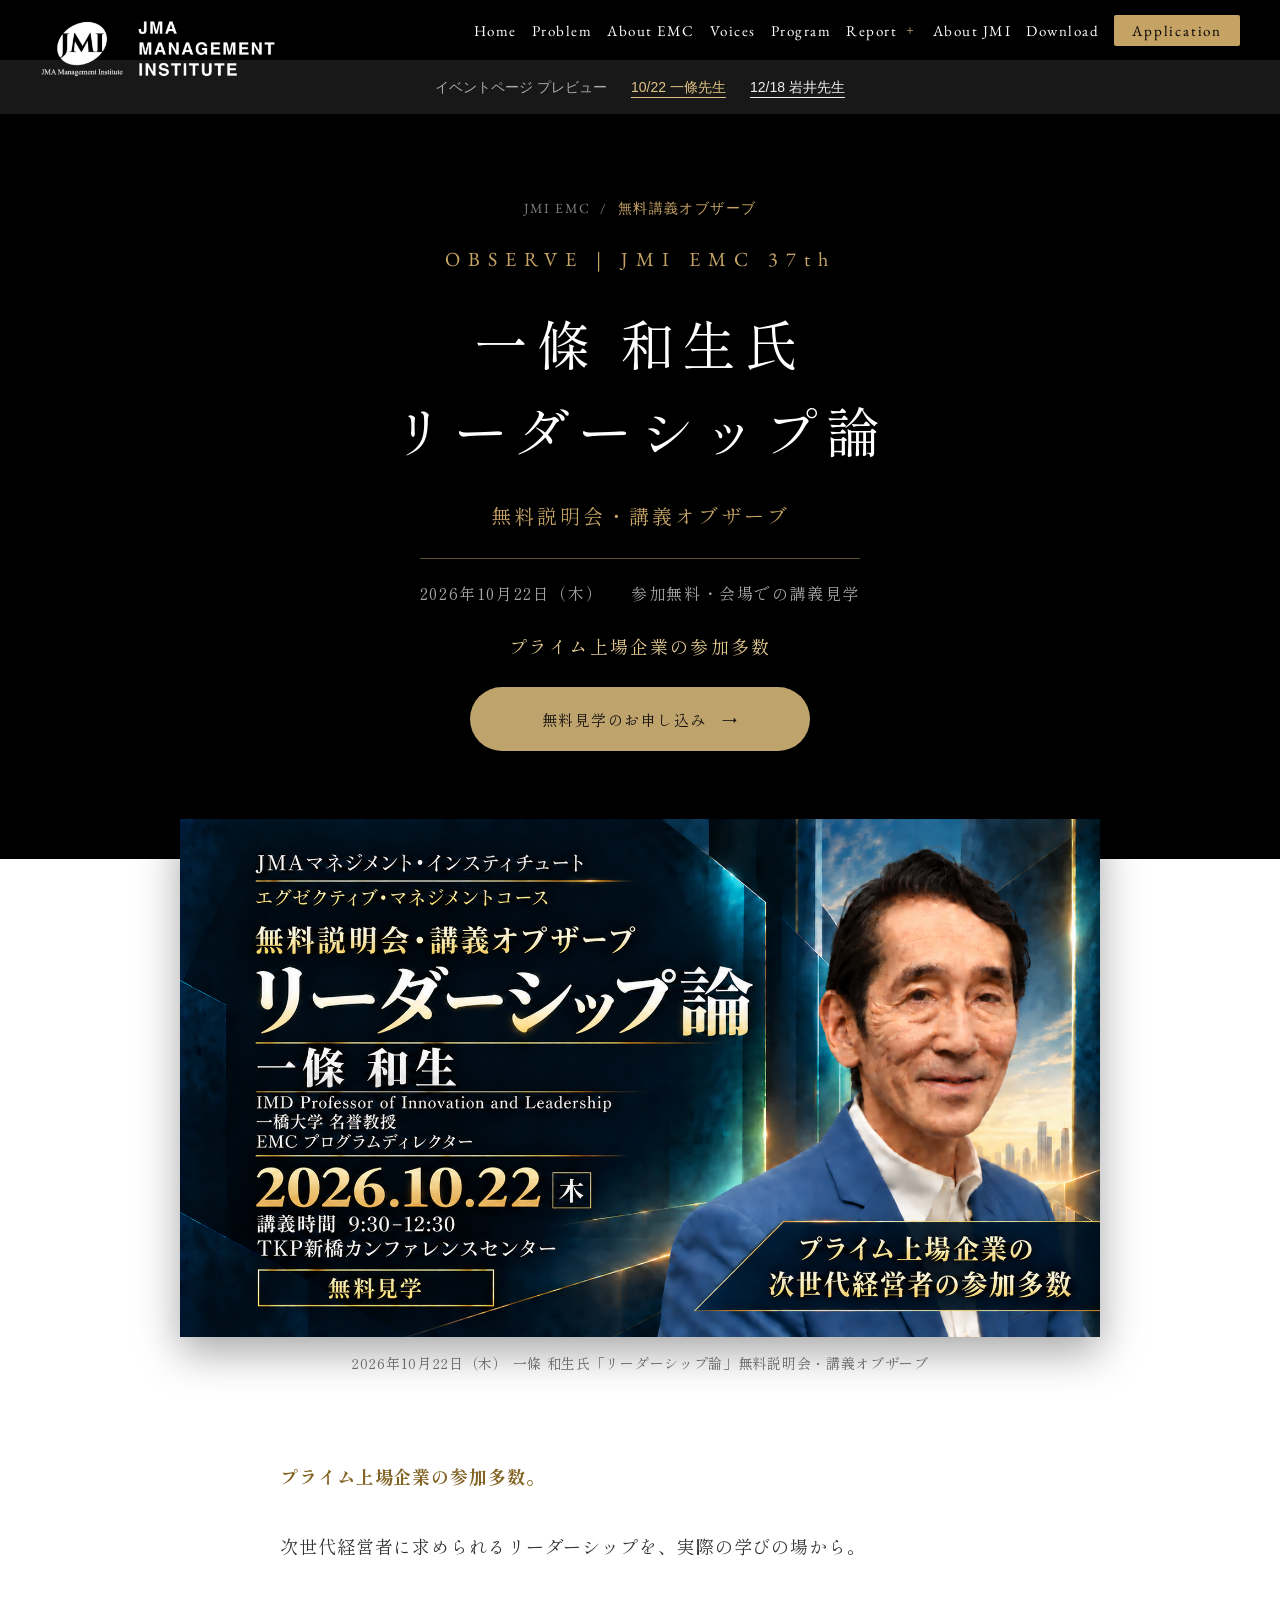
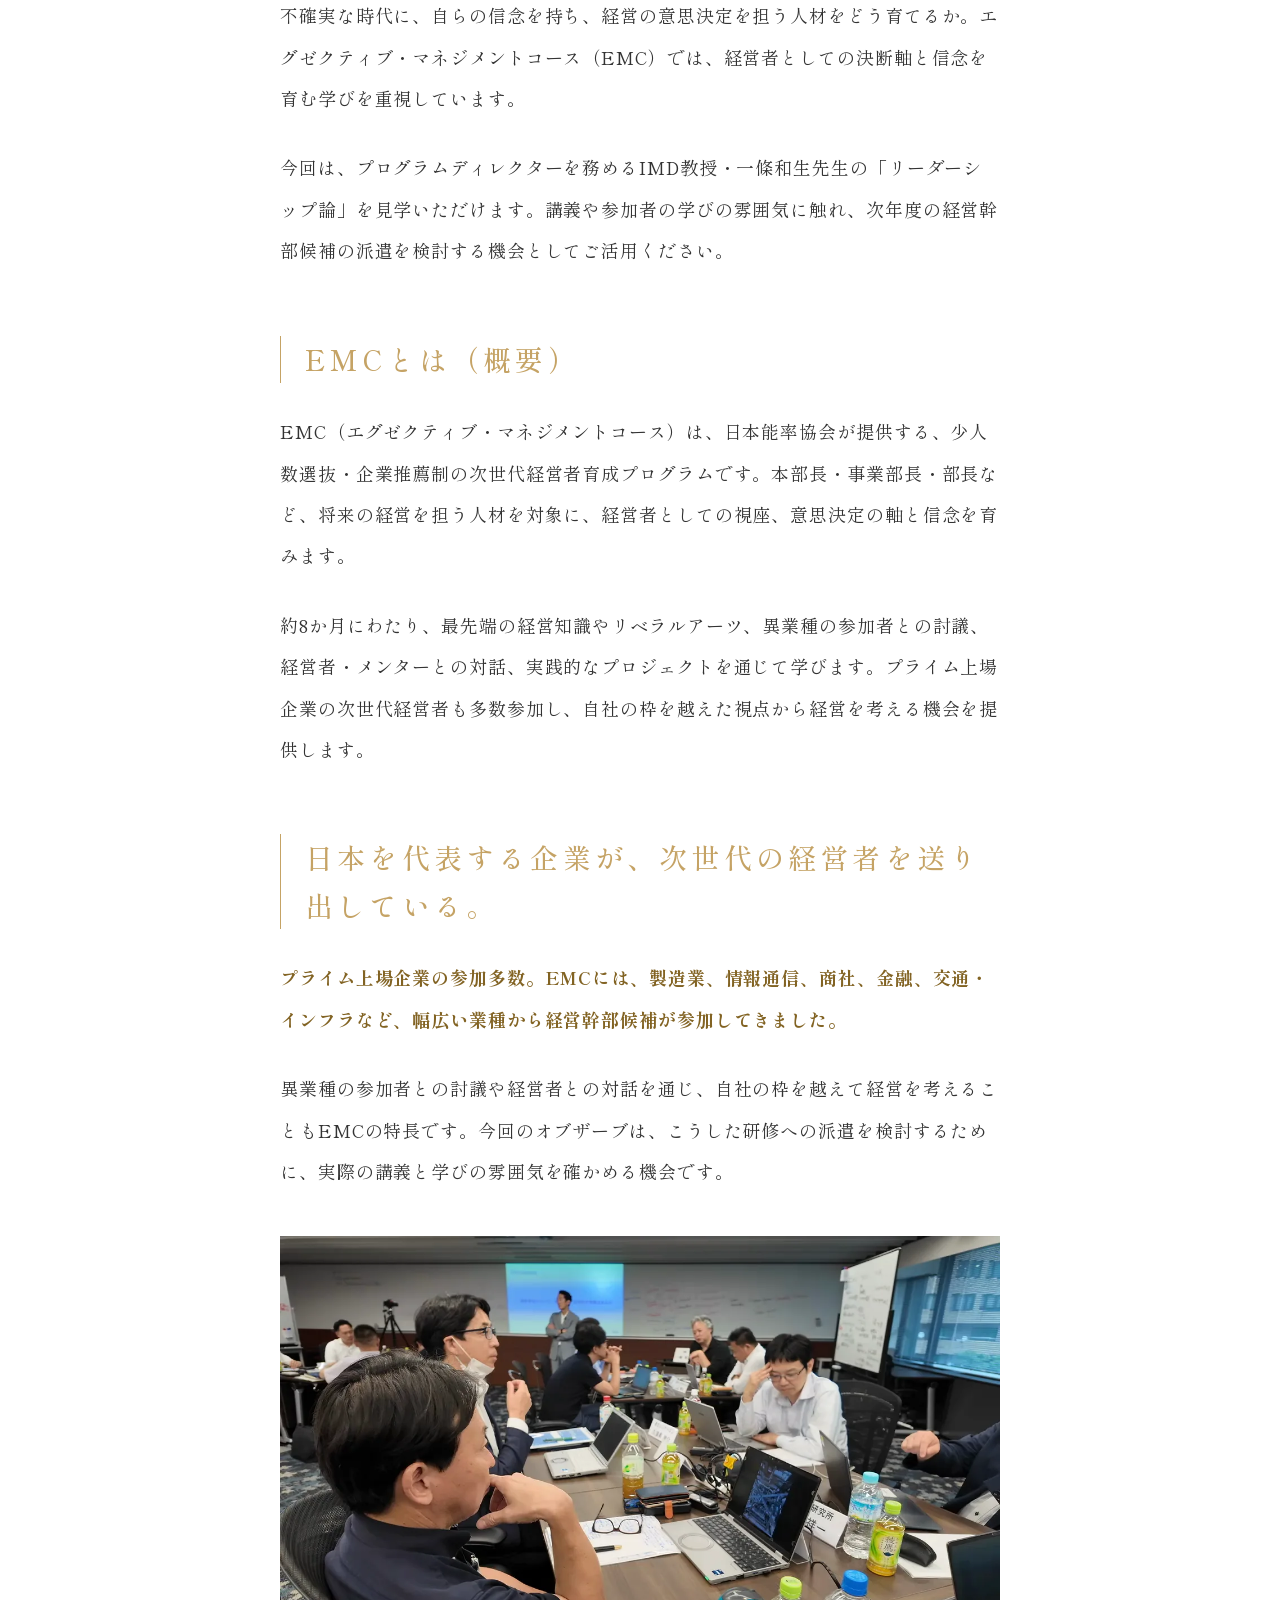
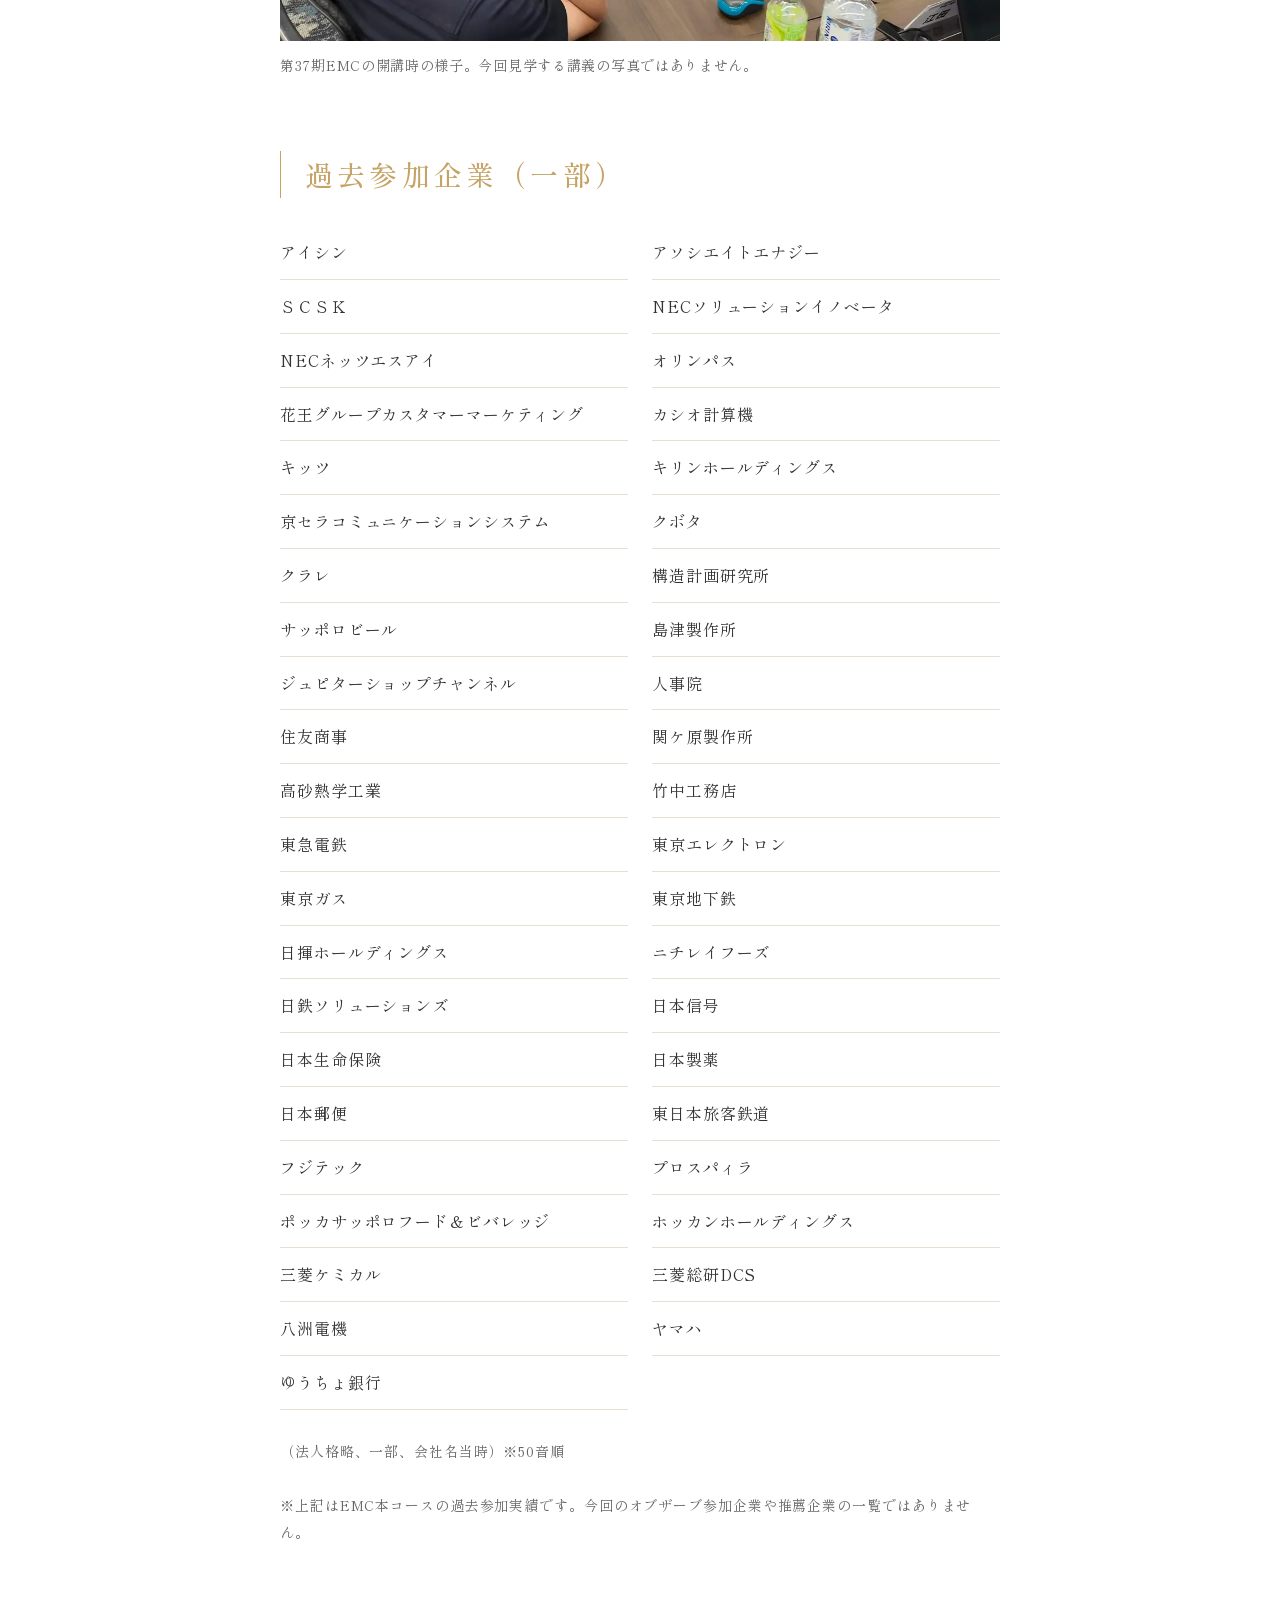
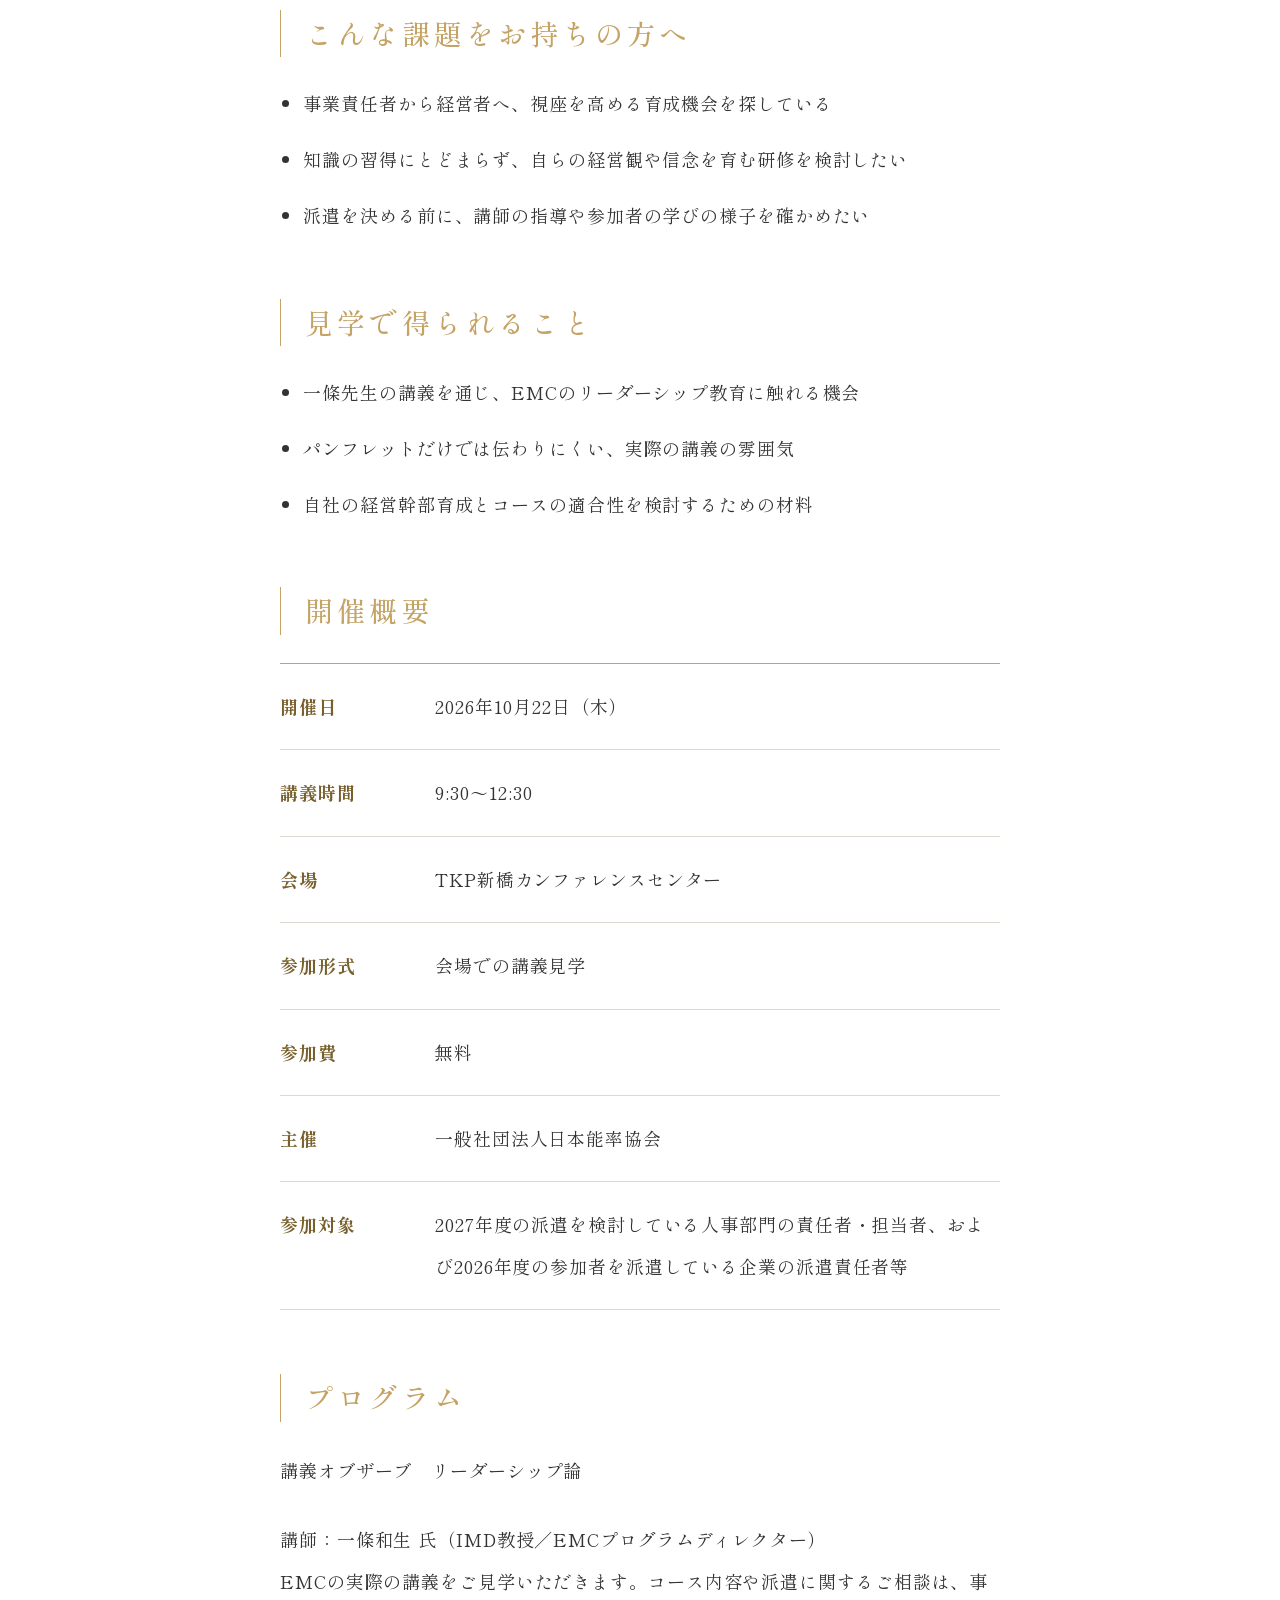
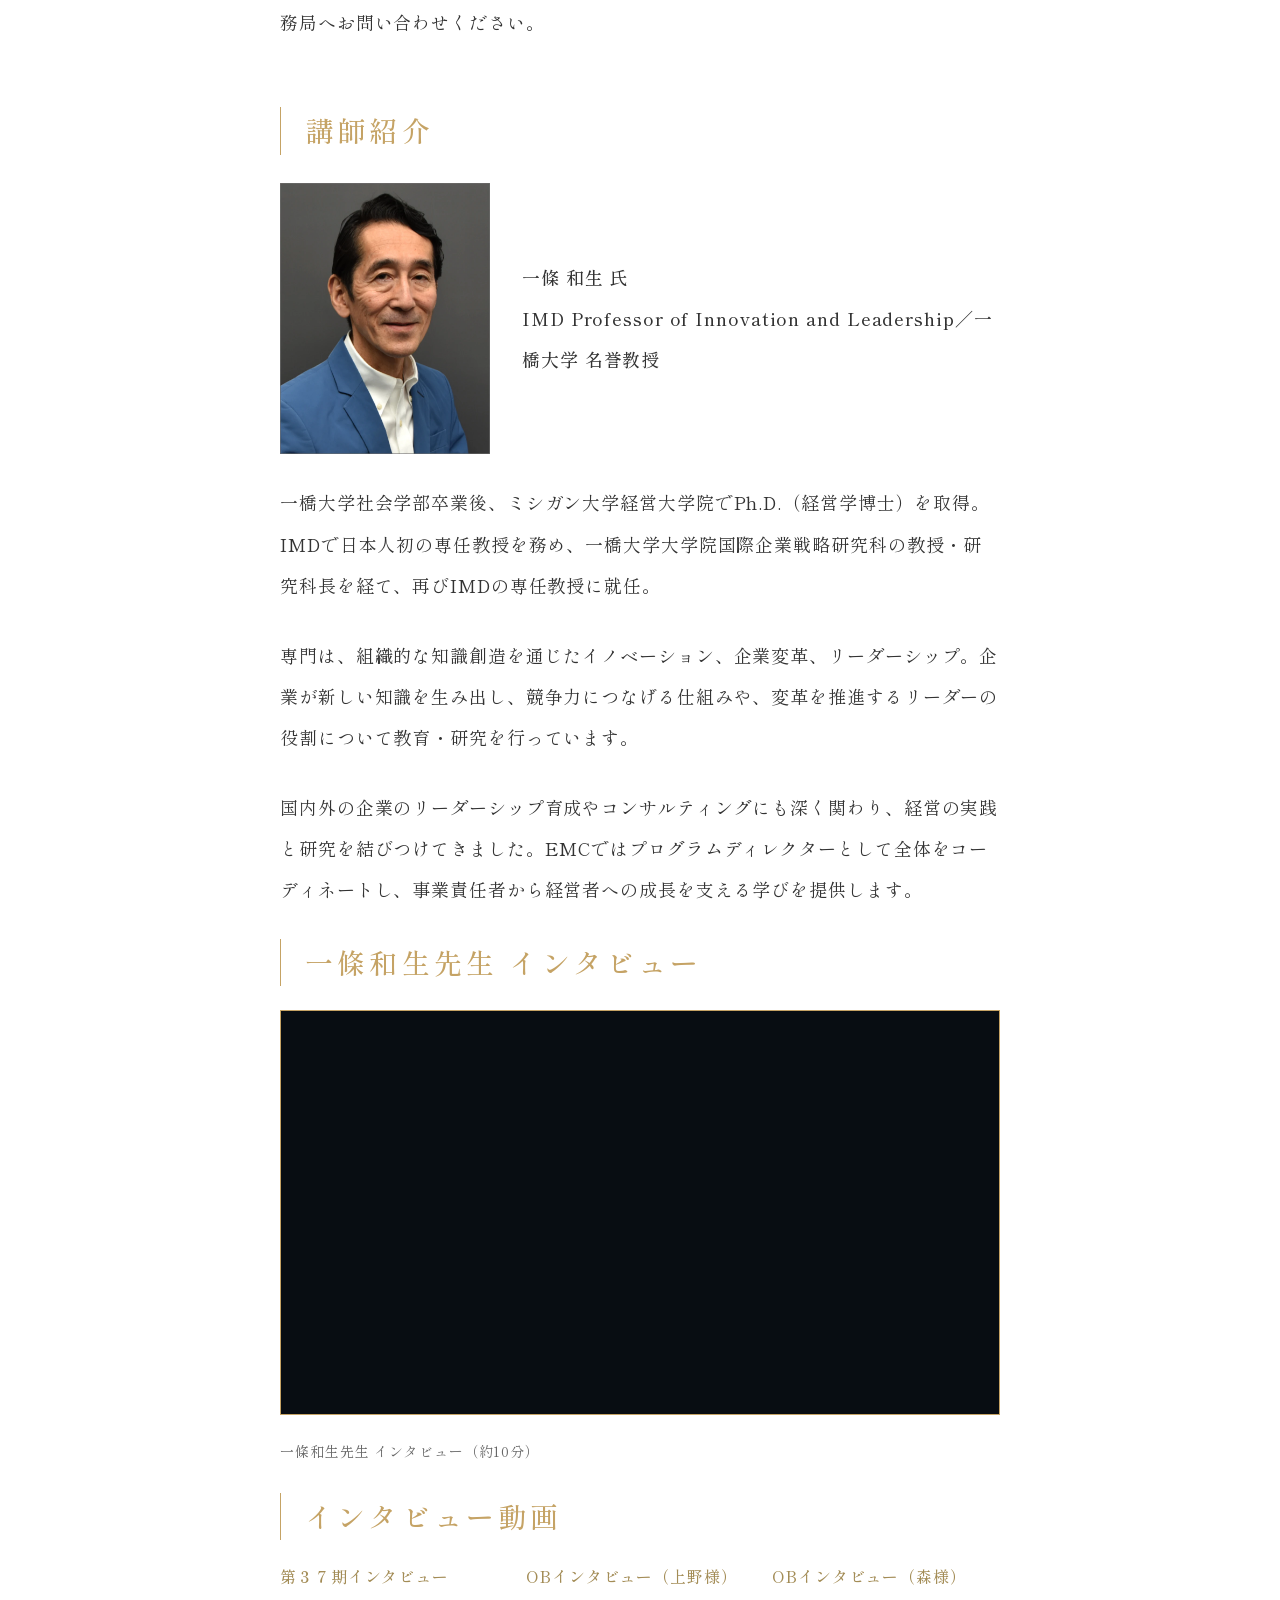
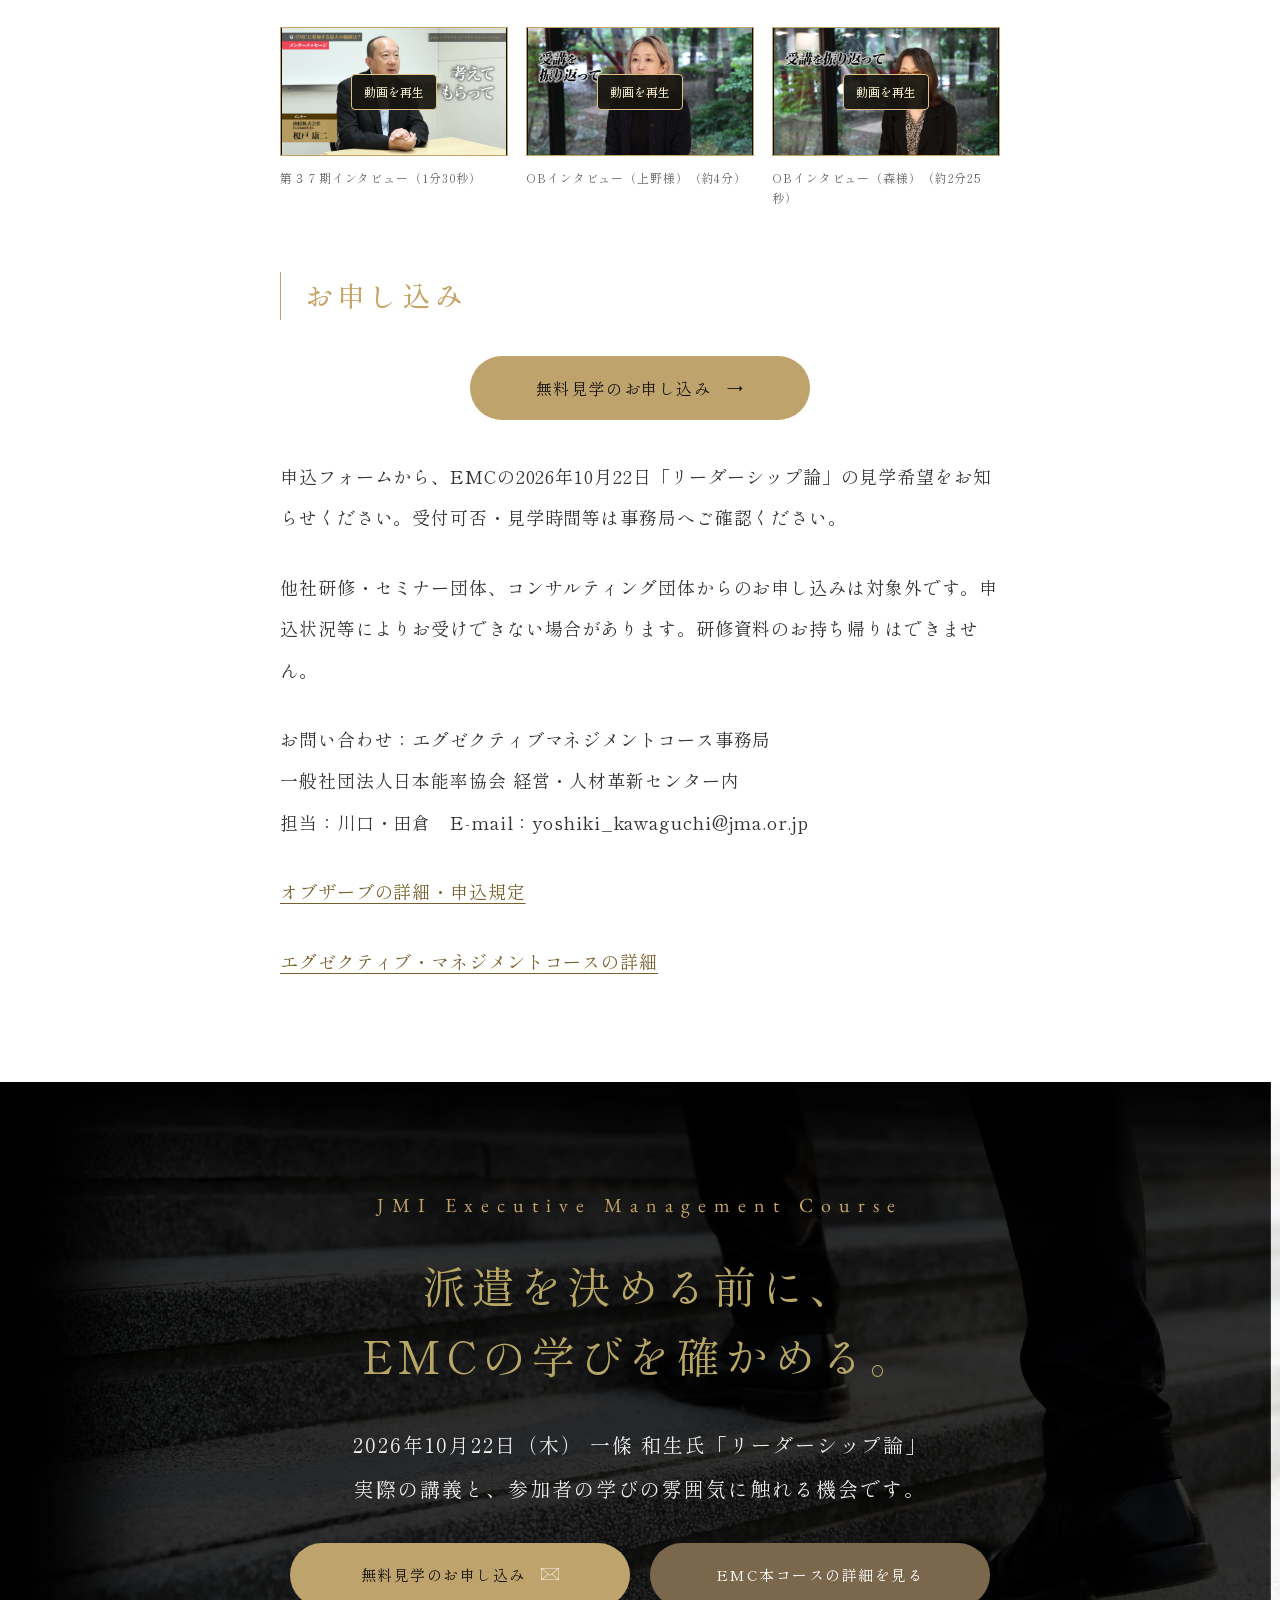
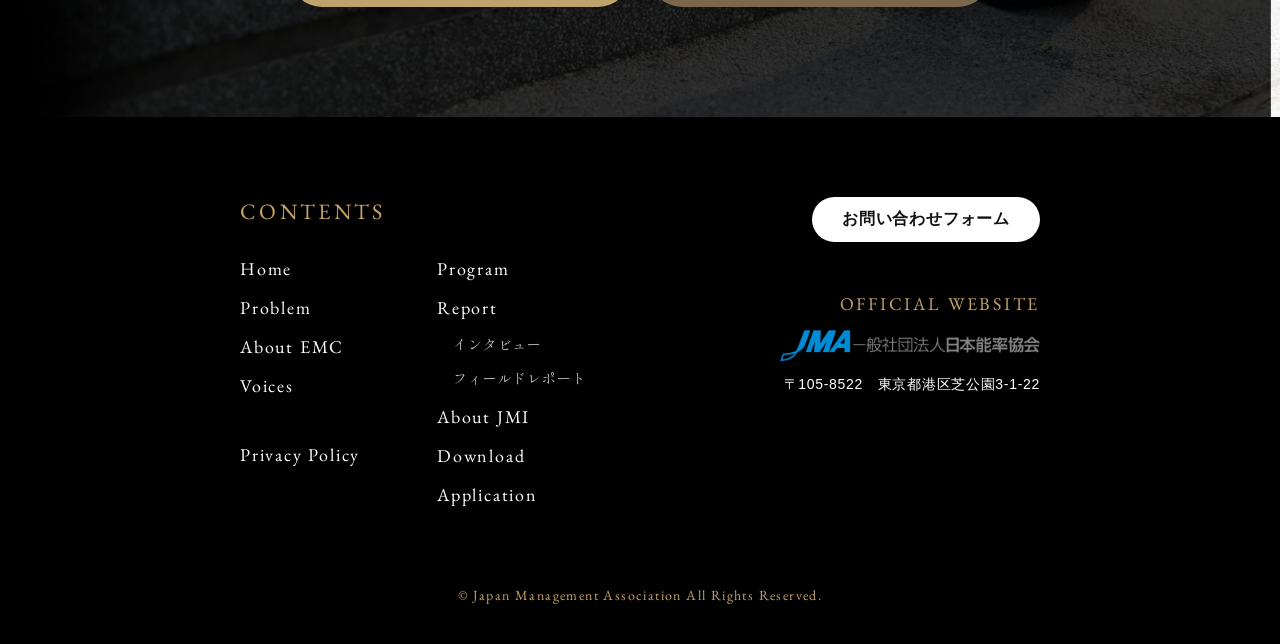
<file: october.html>
<!DOCTYPE html><html lang="ja"><head><meta charset="UTF-8"><meta name="viewport" content="width=device-width,initial-scale=1"><meta name="robots" content="noindex,nofollow"><title>一條 和生氏「リーダーシップ論」無料講義オブザーブ｜EMC</title><meta name="description" content="2026年10月22日（木）、一條 和生氏のリーダーシップ論を見学。次年度の幹部育成・EMCへの派遣を検討する企業のご担当者へ。"><link rel="icon" href="favicon.ico"><link href="fonts.css" rel="stylesheet"><link rel="stylesheet" href="style.css"><link rel="stylesheet" href="interview.css"><link rel="stylesheet" href="event.css?v=video-modal-1"></head><body class="iv-page"><a href="#main" class="skip-link">本文へ</a><header class="header">

        <a href="https://jmi.jma.or.jp/lp/001/index.html" class="header-logo">
            <img src="jmi_logo.webp" alt="JMI EMC Logo">
        </a>

        
<ul class="header-nav">
            <li><a href="https://jmi.jma.or.jp/lp/001/index.html#home">Home</a></li>
            <li><a href="https://jmi.jma.or.jp/lp/001/index.html#problem">Problem</a></li>
            <li><a href="https://jmi.jma.or.jp/lp/001/index.html#about-emc">About EMC</a></li>
            <li><a href="https://jmi.jma.or.jp/lp/001/index.html#voices">Voices</a></li>
            <li><a href="https://jmi.jma.or.jp/lp/001/index.html#program">Program</a></li>
            <li>
                <details class="report-accordion">
                    <summary>Report</summary>
                    <span class="report-accordion__panel">
                        <a href="https://jmi.jma.or.jp/lp/001/interview.html">インタビュー</a>
                        <a href="https://jmi.jma.or.jp/lp/001/report.html">フィールドレポート</a>
                    </span>
                </details>
            </li>
            <li><a href="https://jmi.jma.or.jp/lp/001/index.html#about-jmi">About JMI</a></li>
            <li><a href="https://jmi.jma.or.jp/download/index.html" target="_blank" rel="noopener noreferrer">Download</a></li>
            <li><a href="https://school.jma.or.jp/products/detail.php?product_id=100110&_fsi=v80ud0Ic&_ga=2.32308990.1972422970.1779067927-1701246033.1776242180&_fsi=Rizs6fNj" target="_blank" rel="noopener noreferrer">Application</a></li>
        </ul>

        <button class="hamburger" id="hamburger" aria-label="メニュー" aria-expanded="false">
            <span></span>
            <span></span>
            <span></span></button>
    </header>

    <!-- スマホ用ドロワーメニュー -->
    <div class="drawer-overlay" id="drawer-overlay"></div>
    <div class="drawer" id="drawer">
        
<p class="drawer-title">CONTENTS</p>
        
<ul class="drawer-nav">
            <li><a href="https://jmi.jma.or.jp/lp/001/index.html#home">Home</a></li>
            <li><a href="https://jmi.jma.or.jp/lp/001/index.html#problem">Problem</a></li>
            <li><a href="https://jmi.jma.or.jp/lp/001/index.html#about-emc">About EMC</a></li>
            <li><a href="https://jmi.jma.or.jp/lp/001/index.html#voices">Voices</a></li>
            <li><a href="https://jmi.jma.or.jp/lp/001/index.html#program">Program</a></li>
            <li>
                <details class="report-accordion report-accordion--drawer">
                    <summary>Report</summary>
                    <span class="report-accordion__panel">
                        <a href="https://jmi.jma.or.jp/lp/001/interview.html">インタビュー</a>
                        <a href="https://jmi.jma.or.jp/lp/001/report.html">フィールドレポート</a>
                    </span>
                </details>
            </li>
            <li><a href="https://jmi.jma.or.jp/lp/001/index.html#about-jmi">About JMI</a></li>
            <li><a href="https://jmi.jma.or.jp/download/index.html" target="_blank" rel="noopener noreferrer">Download</a></li>
            <li><a href="https://school.jma.or.jp/products/detail.php?product_id=100110&_fsi=v80ud0Ic&_ga=2.32308990.1972422970.1779067927-1701246033.1776242180&_fsi=Rizs6fNj" target="_blank" rel="noopener noreferrer">Application</a></li>
        </ul>
    </div>

    <nav class="event-switch" aria-label="プレビュー切替"><span>イベントページ プレビュー</span><a href="october.html" aria-current="page">10/22 一條先生</a><a href="december.html" >12/18 岩井先生</a></nav>
<main id="main">
<section class="iv-hero"><div class="iv-hero-inner"><nav class="iv-crumb" aria-label="パンくず"><a href="https://jmi.jma.or.jp/lp/001/">JMI EMC</a><span>/</span><span class="iv-crumb-current">無料講義オブザーブ</span></nav>
<p class="iv-hero-label">OBSERVE | JMI EMC 37th</p>
<h1 class="iv-hero-title">一條 和生氏<br>リーダーシップ論</h1>
<p class="iv-hero-sub">無料説明会・講義オブザーブ</p><div class="iv-hero-meta"><span>2026年10月22日（木）</span><span>参加無料・会場での講義見学</span></div>
<p class="event-hero-proof">プライム上場企業の参加多数</p><a class="iv-btn iv-btn-gold" href="https://pages.jma.or.jp/LP-4254.html" target="_blank" rel="noopener noreferrer">無料見学のお申し込み <span aria-hidden="true">→</span></a></div></section>
<figure class="iv-keyvisual"><img src="event-october.png" alt="2026年10月22日（木） 一條 和生氏 リーダーシップ論 無料説明会・講義オブザーブのご案内" width="1671" height="941"><figcaption class="iv-caption">2026年10月22日（木） 一條 和生氏「リーダーシップ論」無料説明会・講義オブザーブ</figcaption></figure>
<article class="iv-body">
<p class="event-proof">プライム上場企業の参加多数。</p>
<p class="">次世代経営者に求められるリーダーシップを、実際の学びの場から。</p>
<p class="">不確実な時代に、自らの信念を持ち、経営の意思決定を担う人材をどう育てるか。エグゼクティブ・マネジメントコース（EMC）では、経営者としての決断軸と信念を育む学びを重視しています。</p>
<p class="">今回は、プログラムディレクターを務めるIMD教授・一條和生先生の「リーダーシップ論」を見学いただけます。講義や参加者の学びの雰囲気に触れ、次年度の経営幹部候補の派遣を検討する機会としてご活用ください。</p>
<h2 class="iv-h2">EMCとは（概要）</h2>
<p class="">EMC（エグゼクティブ・マネジメントコース）は、日本能率協会が提供する、少人数選抜・企業推薦制の次世代経営者育成プログラムです。本部長・事業部長・部長など、将来の経営を担う人材を対象に、経営者としての視座、意思決定の軸と信念を育みます。</p>
<p class="">約8か月にわたり、最先端の経営知識やリベラルアーツ、異業種の参加者との討議、経営者・メンターとの対話、実践的なプロジェクトを通じて学びます。プライム上場企業の次世代経営者も多数参加し、自社の枠を越えた視点から経営を考える機会を提供します。</p>
<h2 class="iv-h2">日本を代表する企業が、次世代の経営者を送り出している。</h2>
<p class="event-proof">プライム上場企業の参加多数。EMCには、製造業、情報通信、商社、金融、交通・インフラなど、幅広い業種から経営幹部候補が参加してきました。</p>
<p class="">異業種の参加者との討議や経営者との対話を通じ、自社の枠を越えて経営を考えることもEMCの特長です。今回のオブザーブは、こうした研修への派遣を検討するために、実際の講義と学びの雰囲気を確かめる機会です。</p>
<figure class="event-learning-photo"><img src="interview_emc37_discussion.webp" alt="第37期EMCの研修風景" width="1280" height="720" loading="lazy"><figcaption class="iv-caption">第37期EMCの開講時の様子。今回見学する講義の写真ではありません。</figcaption></figure>
<h2 id="companies" class="iv-h2">過去参加企業（一部）</h2>
<ul class="company-list"><li>アイシン</li><li>アソシエイトエナジー</li><li>ＳＣＳＫ</li><li>NECソリューションイノベータ</li><li>NECネッツエスアイ</li><li>オリンパス</li><li>花王グループカスタマーマーケティング</li><li>カシオ計算機</li><li>キッツ</li><li>キリンホールディングス</li><li>京セラコミュニケーションシステム</li><li>クボタ</li><li>クラレ</li><li>構造計画研究所</li><li>サッポロビール</li><li>島津製作所</li><li>ジュピターショップチャンネル</li><li>人事院</li><li>住友商事</li><li>関ケ原製作所</li><li>高砂熱学工業</li><li>竹中工務店</li><li>東急電鉄</li><li>東京エレクトロン</li><li>東京ガス</li><li>東京地下鉄</li><li>日揮ホールディングス</li><li>ニチレイフーズ</li><li>日鉄ソリューションズ</li><li>日本信号</li><li>日本生命保険</li><li>日本製薬</li><li>日本郵便</li><li>東日本旅客鉄道</li><li>フジテック</li><li>プロスパィラ</li><li>ポッカサッポロフード＆ビバレッジ</li><li>ホッカンホールディングス</li><li>三菱ケミカル</li><li>三菱総研DCS</li><li>八洲電機</li><li>ヤマハ</li><li>ゆうちょ銀行</li></ul>
<p class="event-note">（法人格略、一部、会社名当時）※50音順</p>
<p class="event-note">※上記はEMC本コースの過去参加実績です。今回のオブザーブ参加企業や推薦企業の一覧ではありません。</p>
<h2 class="iv-h2">こんな課題をお持ちの方へ</h2>
<ul class="iv-list event-list"><li>事業責任者から経営者へ、視座を高める育成機会を探している</li><li>知識の習得にとどまらず、自らの経営観や信念を育む研修を検討したい</li><li>派遣を決める前に、講師の指導や参加者の学びの様子を確かめたい</li></ul>
<h2 class="iv-h2">見学で得られること</h2>
<ul class="iv-list event-list"><li>一條先生の講義を通じ、EMCのリーダーシップ教育に触れる機会</li><li>パンフレットだけでは伝わりにくい、実際の講義の雰囲気</li><li>自社の経営幹部育成とコースの適合性を検討するための材料</li></ul>
<h2 id="overview" class="iv-h2">開催概要</h2>
<dl class="event-overview"><div><dt>開催日</dt><dd>2026年10月22日（木）</dd></div><div><dt>講義時間</dt><dd>9:30～12:30</dd></div><div><dt>会場</dt><dd>TKP新橋カンファレンスセンター</dd></div><div><dt>参加形式</dt><dd>会場での講義見学</dd></div><div><dt>参加費</dt><dd>無料</dd></div><div><dt>主催</dt><dd>一般社団法人日本能率協会</dd></div><div><dt>参加対象</dt><dd>2027年度の派遣を検討している人事部門の責任者・担当者、および2026年度の参加者を派遣している企業の派遣責任者等</dd></div></dl>
<h2 class="iv-h2">プログラム</h2>
<p class="">講義オブザーブ　リーダーシップ論</p>
<p class="">講師：一條和生 氏（IMD教授／EMCプログラムディレクター）<br>EMCの実際の講義をご見学いただきます。コース内容や派遣に関するご相談は、事務局へお問い合わせください。</p>
<h2 id="speaker" class="iv-h2">講師紹介</h2><div class="speaker-identity"><img src="Director.webp" alt="一條和生先生" loading="lazy">
<p>一條 和生 氏<br>IMD Professor of Innovation and Leadership／一橋大学 名誉教授</p></div>
<p class="">一橋大学社会学部卒業後、ミシガン大学経営大学院でPh.D.（経営学博士）を取得。IMDで日本人初の専任教授を務め、一橋大学大学院国際企業戦略研究科の教授・研究科長を経て、再びIMDの専任教授に就任。</p>
<p class="">専門は、組織的な知識創造を通じたイノベーション、企業変革、リーダーシップ。企業が新しい知識を生み出し、競争力につなげる仕組みや、変革を推進するリーダーの役割について教育・研究を行っています。</p>
<p class="">国内外の企業のリーダーシップ育成やコンサルティングにも深く関わり、経営の実践と研究を結びつけてきました。EMCではプログラムディレクターとして全体をコーディネートし、事業責任者から経営者への成長を支える学びを提供します。</p>
<section id="interview" class="event-interview" aria-labelledby="interview-title">
<h2 id="interview-title" class="iv-h2">一條和生先生 インタビュー</h2>
<div class="event-video-frame">
<iframe id="ichijo-interview" src="https://www.youtube.com/embed/B4TRachIuTw" title="一條和生先生 インタビュー動画" width="560" height="315" style="display:block;width:100%;height:100%;border:0" loading="lazy" allow="accelerometer; autoplay; clipboard-write; encrypted-media; gyroscope; picture-in-picture; web-share" referrerpolicy="strict-origin-when-cross-origin" allowfullscreen></iframe>
</div>
<p class="event-video-caption">一條和生先生 インタビュー（約10分）</p>
</section>
<section id="participant-interviews" class="event-video-collection" aria-labelledby="participant-interviews-title">
<h2 id="participant-interviews-title" class="iv-h2">インタビュー動画</h2>
<div class="event-video-grid">
<section id="emc-intro" class="event-interview" aria-labelledby="emc-intro-title">
<h3 id="emc-intro-title" class="event-video-heading">第３７期インタビュー</h3>
<div class="event-video-frame">
<img src="emc-intro-poster.jpg" alt="" style="display:block;width:100%;height:100%;object-fit:contain">
<button class="event-video-start" type="button" data-youtube="sAeKu09UBSY">動画を再生</button>
</div>
<p class="event-video-caption">第３７期インタビュー（1分30秒）</p>
<p class="event-video-status" role="status" aria-live="polite" hidden></p>
<noscript><p>動画の再生にはJavaScriptを有効にしてください。</p></noscript>
</section>
<section id="ueno-interview" class="event-interview" aria-labelledby="ueno-interview-title">
<h3 id="ueno-interview-title" class="event-video-heading">OBインタビュー（上野様）</h3>
<div class="event-video-frame">
<img src="ueno-interview-poster.jpg" alt="" style="display:block;width:100%;height:100%;object-fit:contain">
<button class="event-video-start" type="button" data-youtube="kuUFNI5xOt0">動画を再生</button>
</div>
<p class="event-video-caption">OBインタビュー（上野様）（約4分）</p>
<p class="event-video-status" role="status" aria-live="polite" hidden></p>
<noscript><p>動画の再生にはJavaScriptを有効にしてください。</p></noscript>
</section>
<section id="mori-interview" class="event-interview" aria-labelledby="mori-interview-title">
<h3 id="mori-interview-title" class="event-video-heading">OBインタビュー（森様）</h3>
<div class="event-video-frame">
<img src="mori-interview-poster.jpg" alt="" style="display:block;width:100%;height:100%;object-fit:contain">
<button class="event-video-start" type="button" data-youtube="wHW4aclsUxQ">動画を再生</button>
</div>
<p class="event-video-caption">OBインタビュー（森様）（約2分25秒）</p>
<p class="event-video-status" role="status" aria-live="polite" hidden></p>
<noscript><p>動画の再生にはJavaScriptを有効にしてください。</p></noscript>
</section>
</div>
</section>
<h2 id="apply" class="iv-h2">お申し込み</h2><a class="iv-btn iv-btn-gold event-main-cta" href="https://pages.jma.or.jp/LP-4254.html" target="_blank" rel="noopener noreferrer">無料見学のお申し込み <span aria-hidden="true">→</span></a>
<p class="">申込フォームから、EMCの2026年10月22日「リーダーシップ論」の見学希望をお知らせください。受付可否・見学時間等は事務局へご確認ください。</p>
<p class="">他社研修・セミナー団体、コンサルティング団体からのお申し込みは対象外です。申込状況等によりお受けできない場合があります。研修資料のお持ち帰りはできません。</p>
<p class="">お問い合わせ：エグゼクティブマネジメントコース事務局<br>一般社団法人日本能率協会 経営・人材革新センター内<br>担当：川口・田倉　E-mail：yoshiki_kawaguchi@jma.or.jp</p>
<p class=""><a href="https://jmi.jma.or.jp/observe/index.html" target="_blank" rel="noopener noreferrer">オブザーブの詳細・申込規定</a></p>
<p class=""><a href="https://jmi.jma.or.jp/lp/001/" target="_blank" rel="noopener noreferrer">エグゼクティブ・マネジメントコースの詳細</a></p></article>
<section class="iv-cta"><div class="iv-cta-inner">
<p class="iv-cta-label">JMI Executive Management Course</p>
<h2 class="iv-cta-title">派遣を決める前に、<br>EMCの学びを確かめる。</h2><div class="iv-cta-text">
<p>2026年10月22日（木） 一條 和生氏「リーダーシップ論」</p>
<p>実際の講義と、参加者の学びの雰囲気に触れる機会です。</p></div><div class="iv-cta-btns"><a class="iv-btn iv-btn-gold" href="https://pages.jma.or.jp/LP-4254.html" target="_blank" rel="noopener noreferrer">無料見学のお申し込み <img src="mail.webp" class="iv-btn-icon" alt=""></a><a class="iv-btn iv-btn-brown" href="https://jmi.jma.or.jp/lp/001/" target="_blank" rel="noopener noreferrer">EMC本コースの詳細を見る</a></div></div></section></main>
<footer class="footer">
        <div class="footer-inner">

            <div class="footer-top">
                <div class="footer-left">
                    <h3 class="footer-nav-title">CONTENTS</h3>
                    <div class="footer-nav-lists">
                        
<ul class="footer-nav-list">
                            <li><a href="https://jmi.jma.or.jp/lp/001/index.html#home">Home</a></li>
                            <li><a href="https://jmi.jma.or.jp/lp/001/index.html#problem">Problem</a></li>
                            <li><a href="https://jmi.jma.or.jp/lp/001/index.html#about-emc">About EMC</a></li>
                            <li><a href="https://jmi.jma.or.jp/lp/001/index.html#voices">Voices</a></li>
                            <li class="privacy-item"><a href="https://www.jma.or.jp/privacy/index.html"
                                    target="_blank" rel="noopener noreferrer">Privacy Policy</a></li>
                        </ul>
                        
<ul class="footer-nav-list">
                            <li><a href="https://jmi.jma.or.jp/lp/001/index.html#program">Program</a></li>
                            <li>
                                <a href="https://jmi.jma.or.jp/lp/001/index.html#report">Report</a>
                                
<ul class="footer-nav-sublist">
                                    <li><a href="https://jmi.jma.or.jp/lp/001/interview.html">インタビュー</a></li>
                                    <li><a href="https://jmi.jma.or.jp/lp/001/report.html">フィールドレポート</a></li>
                                </ul>
                            </li>
                            <li><a href="https://jmi.jma.or.jp/lp/001/index.html#about-jmi">About JMI</a></li>
                            <li><a href="https://jmi.jma.or.jp/download/index.html" target="_blank" rel="noopener noreferrer">Download</a></li>
                            <li><a href="https://school.jma.or.jp/products/detail.php?product_id=100110&_fsi=v80ud0Ic&_ga=2.32308990.1972422970.1779067927-1701246033.1776242180&_fsi=Rizs6fNj"
                                    target="_blank" rel="noopener noreferrer">Application</a></li>
                        </ul>
                    </div>
                </div>

                <div class="footer-right">
                    <a href="https://pages.jma.or.jp/jmi_inquiry.html?_fsi=6VZrHgi1" target="_blank" rel="noopener noreferrer"
                        class="footer-contact-btn">お問い合わせフォーム</a>

                    <div class="footer-official">
                        
<p class="official-text">OFFICIAL WEBSITE</p>
                        <div class="footer-logo">
                            <!-- JMAロゴ-->
                            <a href="https://www.jma.or.jp/" target="_blank" rel="noopener noreferrer"><img src="ft_logo.png"
                                    alt="一般社団法人日本能率協会"></a>
                        </div>
                        
<p class="footer-address">〒105-8522　東京都港区芝公園3-1-22</p>
                    </div>
                </div>
            </div>

            <div class="footer-bottom">
                
<p class="copyright">&copy; Japan Management Association All Rights Reserved.</p>
            </div>

        </div>
    </footer>

    <a href="#" id="back-to-top" class="back-to-top">
        <img src="top.webp" alt="TOP">
    </a>

    <script>
        document.addEventListener("DOMContentLoaded", () => {
            // --- ハンバーガーメニュー処理 ---
            const hamburger = document.getElementById('hamburger');
            const drawer = document.getElementById('drawer');
            const overlay = document.getElementById('drawer-overlay');
            const drawerLinks = document.querySelectorAll('.drawer-nav a');

            if (hamburger && drawer && overlay) {
                const toggleMenu = () => {
                    hamburger.classList.toggle('is-open');
                    drawer.classList.toggle('is-open');
                    overlay.classList.toggle('is-open');
                };

                const closeMenu = () => {
                    hamburger.classList.remove('is-open');
                    drawer.classList.remove('is-open');
                    overlay.classList.remove('is-open');
                };

                hamburger.addEventListener('click', toggleMenu);
                overlay.addEventListener('click', closeMenu);
                drawerLinks.forEach(link => {
                    link.addEventListener('click', closeMenu);
                });
            }

            // --- Reportドロップダウン：外側クリック／Escで閉じる ---
            const reportMenus = document.querySelectorAll('details.report-accordion');
            if (reportMenus.length) {
                document.addEventListener('click', (e) => {
                    reportMenus.forEach(d => {
                        if (d.open && !d.contains(e.target)) {
                            d.open = false;
                        }
                    });
                });
                document.addEventListener('keydown', (e) => {
                    if (e.key === 'Escape') {
                        reportMenus.forEach(d => { d.open = false; });
                    }
                });
            }

            // --- Back to Top 処理 ---
            const backToTop = document.getElementById('back-to-top');

            if (backToTop) {
                window.addEventListener('scroll', () => {
                    if (window.scrollY > 300) {
                        backToTop.classList.add('active');
                    } else {
                        backToTop.classList.remove('active');
                    }
                }, { passive: true });

                backToTop.addEventListener('click', (e) => {
                    e.preventDefault();
                    window.scrollTo({
                        top: 0,
                        behavior: 'smooth'
                    });
                });
            }

            // --- スクロールアニメーション（フェードイン）処理 ---
            const fadeElements = document.querySelectorAll('.fade-in');
            const fadeObserverOptions = {
                root: null,
                rootMargin: '0px 0px -10% 0px',
                threshold: 0.1
            };

            const fadeObserver = new IntersectionObserver((entries, observer) => {
                entries.forEach(entry => {
                    if (entry.isIntersecting) {
                        entry.target.classList.add('is-visible');
                        observer.unobserve(entry.target);
                    }
                });
            }, fadeObserverOptions);

            fadeElements.forEach(el => {
                fadeObserver.observe(el);
            });

            // 高速スクロールで observer が取りこぼした要素を補完する
            const revealPassed = () => {
                document.querySelectorAll('.fade-in:not(.is-visible)').forEach(el => {
                    if (el.getBoundingClientRect().top < window.innerHeight * 0.9) {
                        el.classList.add('is-visible');
                        fadeObserver.unobserve(el);
                    }
                });
            };

            // --- 読了プログレスバー処理 ---
            const progress = document.getElementById('iv-progress');
            const progressBar = document.getElementById('iv-progress-bar');
            const articleBody = document.querySelector('.iv-body');

            if (progress && progressBar && articleBody) {
                let progressTicking = false;

                const updateProgress = () => {
                    const rect = articleBody.getBoundingClientRect();
                    const start = window.scrollY + rect.top;
                    const total = rect.height - window.innerHeight * 0.5;
                    const current = window.scrollY - start + window.innerHeight * 0.5;
                    const ratio = Math.min(Math.max(current / total, 0), 1);

                    progressBar.style.width = (ratio * 100) + '%';
                    progress.classList.toggle('is-active', ratio > 0 && ratio < 1);
                    revealPassed();
                    progressTicking = false;
                };

                window.addEventListener('scroll', () => {
                    if (!progressTicking) {
                        progressTicking = true;
                        window.requestAnimationFrame(updateProgress);
                    }
                }, { passive: true });

                window.addEventListener('resize', updateProgress, { passive: true });
                updateProgress();
            }

            // --- ヘッダーロゴのスクロール縮小処理 ---
            const headerLogo = document.querySelector('.header-logo');
            if (headerLogo) {
                window.addEventListener('scroll', () => {
                    if (window.scrollY > 50) {
                        headerLogo.classList.add('scrolled');
                    } else {
                        headerLogo.classList.remove('scrolled');
                    }
                }, { passive: true });
            }
        });
    </script>

<script src="hls.min.js" defer></script>
<script src="interview-player.js?v=video-modal-1" defer></script>
<script>
(()=>{const d=document.createElement('dialog');d.className='event-video-dialog';d.setAttribute('aria-label','インタビュー動画');d.innerHTML='<div class="event-video-dialog-header"><h2></h2><button type="button" class="event-video-close" aria-label="動画を閉じる">×</button></div><div class="event-video-frame"></div>';document.body.appendChild(d);let trigger;const frame=d.querySelector('.event-video-frame');d.querySelector('button').onclick=()=>d.close();d.addEventListener('close',()=>{frame.replaceChildren();document.body.classList.remove('event-video-modal-open');if(trigger)trigger.focus();});d.addEventListener('click',e=>{if(e.target===d){const r=d.getBoundingClientRect();if(e.clientX<r.left||e.clientX>r.right||e.clientY<r.top||e.clientY>r.bottom)d.close();}});document.querySelectorAll('[data-youtube]').forEach(b=>{b.setAttribute('aria-haspopup','dialog');b.addEventListener('click',()=>{trigger=b;const title=b.closest('.event-interview').querySelector('.event-video-heading').textContent;d.querySelector('h2').textContent=title;const f=document.createElement('iframe');f.src='https://www.youtube.com/embed/'+b.dataset.youtube+'?autoplay=1';f.title=title;f.style='display:block;width:100%;height:100%;border:0';f.allow='autoplay; encrypted-media; picture-in-picture; fullscreen';f.allowFullscreen=true;f.referrerPolicy='strict-origin-when-cross-origin';frame.replaceChildren(f);document.body.classList.add('event-video-modal-open');d.showModal();});});})();
</script>
</body>

</html>
</file>
<file: fonts.css>
@font-face {
  font-family: 'EB Garamond';
  font-style: italic;
  font-weight: 400;
  font-display: swap;
  src: url(SlGFmQSNjdsmc35JDF1K5GRwUjcdlttVFm-rI7e8QI96.ttf) format('truetype');
}
@font-face {
  font-family: 'EB Garamond';
  font-style: normal;
  font-weight: 400;
  font-display: swap;
  src: url(SlGDmQSNjdsmc35JDF1K5E55YMjF_7DPuGi-6_RUAw.ttf) format('truetype');
}
@font-face {
  font-family: 'EB Garamond';
  font-style: normal;
  font-weight: 500;
  font-display: swap;
  src: url(SlGDmQSNjdsmc35JDF1K5E55YMjF_7DPuGi-2fRUAw.ttf) format('truetype');
}
@font-face {
  font-family: 'Shippori Mincho';
  font-style: normal;
  font-weight: 400;
  font-display: swap;
  src: url(VdGGAZweH5EbgHY6YExcZfDoj0BA2w.ttf) format('truetype');
}
@font-face {
  font-family: 'Shippori Mincho';
  font-style: normal;
  font-weight: 500;
  font-display: swap;
  src: url(VdGDAZweH5EbgHY6YExcZfDoj0B4L9am5A.ttf) format('truetype');
}
@font-face {
  font-family: 'Shippori Mincho';
  font-style: normal;
  font-weight: 700;
  font-display: swap;
  src: url(VdGDAZweH5EbgHY6YExcZfDoj0B4Z9Cm5A.ttf) format('truetype');
}
</file>
<file: style.css>
/* --- 基本リセット --- */
        * {
            box-sizing: border-box;
            margin: 0;
            padding: 0;
            scroll-behavior: smooth;
        }

        body {
            font-family: 'Shippori Mincho', serif;
            background-color: #111;
            overflow-x: hidden;
        }

        /* --- 新規セクション：Header --- */
        .header {
            position: sticky;
            /* fixedからstickyに変更し、FVと被らないようにする */
            top: 0;
            left: 0;
            width: 100%;
            z-index: 1000;
            padding: 0 40px;
            height: 60px;
            /* メニューバーの高さを60pxに固定 */
            background-color: #000;
            /* 完全に不透明な黒背景 */
            display: flex;
            justify-content: center;
            /* デフォルトは中央揃え */
            align-items: center;
            -webkit-font-smoothing: antialiased;
            -moz-osx-font-smoothing: grayscale;
        }

        .header-logo {
            position: absolute;
            left: 40px;
            top: 20px;
            /* ヘッダーの上端に合わせる */
            width: 320px;
            height: auto;
            /* メニューバーの高さ(60px)より大きいため、下にはみ出す */
            display: flex;
            align-items: center;
            transition: all 0.5s cubic-bezier(0.165, 0.84, 0.44, 1);
        }

        .header-logo.scrolled {
            width: 180px;
            top: 8px;
        }

        .header-logo img {
            width: 100%;
            height: 100%;
            object-fit: cover;
        }

        .header-nav {
            display: flex;
            gap: clamp(15px, 2.5vw, 40px);
            /* 画面幅に応じて隙間を自動調整 */
            list-style: none;
        }

        .header-nav a {
            color: #fff;
            text-decoration: none;
            font-family: 'EB Garamond', serif;
            font-size: 18px;
            /* 指示通り */
            letter-spacing: 0.1em;
            transition: color 0.3s;
        }

        .header-nav a:hover {
            color: #c5a365;
            /* ホバー時にゴールドへ変更 */
        }

        /* Contactボタン：金色背景で目立つCTAスタイル */
        .header-nav li:last-child a {
            background-color: #c5a365;
            color: #000;
            padding: 6px 18px;
            border-radius: 2px;
            font-weight: 400;
            letter-spacing: 0.12em;
            transition: background-color 0.3s, color 0.3s, box-shadow 0.3s;
        }

        .header-nav li:last-child a:hover {
            background-color: #e0c080;
            color: #000;
            box-shadow: 0 0 12px rgba(197, 163, 101, 0.6);
        }

        /* --- Report ドロップダウンメニュー（ヘッダー／ドロワー共通） --- */
        /* 各項目を縦中央で揃え、details（Report）だけ文字がずれるのを防ぐ */
        .header-nav {
            align-items: center;
        }

        .header-nav>li {
            position: relative;
            display: flex;
            align-items: center;
        }

        .report-accordion {
            position: relative;
            font-family: 'EB Garamond', serif;
        }

        .report-accordion summary {
            display: flex;
            align-items: center;
            gap: 7px;
            color: #fff;
            font-size: 18px;
            letter-spacing: 0.1em;
            cursor: pointer;
            list-style: none;
            transition: color 0.3s;
            white-space: nowrap;
        }

        .report-accordion summary::-webkit-details-marker {
            display: none;
        }

        .report-accordion summary::after {
            content: '＋';
            font-family: sans-serif;
            font-size: 12px;
            color: #c5a365;
            transition: transform 0.25s;
        }

        .report-accordion summary:hover {
            color: #c5a365;
        }

        .report-accordion[open] summary {
            color: #c5a365;
        }

        .report-accordion[open] summary::after {
            transform: rotate(45deg);
        }

        .report-accordion__panel {
            position: absolute;
            top: calc(100% + 14px);
            left: 50%;
            z-index: 1100;
            width: 220px;
            padding: 8px;
            background: #111;
            border: 1px solid rgba(197, 163, 101, 0.65);
            box-shadow: 0 14px 34px rgba(0, 0, 0, 0.38);
            transform: translateX(-50%);
            display: flex;
            flex-direction: column;
        }

        .report-accordion:not([open]) .report-accordion__panel {
            display: none;
        }

        .header-nav .report-accordion__panel a {
            display: block;
            padding: 13px 14px;
            color: #fff;
            font-family: 'Shippori Mincho', serif;
            font-size: 14px;
            letter-spacing: 0.08em;
            line-height: 1.5;
            border-bottom: 1px solid rgba(255, 255, 255, 0.1);
            white-space: nowrap;
        }

        .header-nav .report-accordion__panel a:last-child {
            border-bottom: 0;
        }

        .header-nav .report-accordion__panel a:hover {
            color: #c5a365;
            background: rgba(197, 163, 101, 0.08);
        }

        .header-nav .report-accordion__panel a[aria-current="page"] {
            color: #c5a365;
        }

        /* ドロワー（スマホ）内のReportメニュー */
        .report-accordion--drawer summary {
            justify-content: center;
            color: #222;
            font-size: 18px;
        }

        .report-accordion--drawer summary:hover,
        .report-accordion--drawer[open] summary {
            color: #99834b;
        }

        .report-accordion--drawer .report-accordion__panel {
            position: static;
            width: 230px;
            margin-top: 12px;
            padding: 6px;
            transform: none;
            background: #f7f4ee;
            border: 1px solid rgba(197, 163, 101, 0.3);
            box-shadow: none;
        }

        .drawer-nav .report-accordion__panel a {
            display: block;
            padding: 11px 14px;
            font-family: 'Shippori Mincho', serif;
            color: #222;
            font-size: 15px;
            letter-spacing: 0.06em;
            text-align: center;
            border-bottom: 1px solid rgba(197, 163, 101, 0.3);
        }

        .drawer-nav .report-accordion__panel a:last-child {
            border-bottom: 0;
        }

        .drawer-nav .report-accordion__panel a[aria-current="page"] {
            color: #99834b;
        }

        /* 画面幅が1600px以下になったら、中央揃えだとロゴに被るため右寄せにする */
        @media (max-width: 1600px) {
            .header {
                justify-content: flex-end;
            }
        }

        /* 画面幅が1200px以下になったら、文字を小さくし、ロゴも少し縮小して被りを防ぐ */
        @media (max-width: 1340px) {
            .header-logo {
                width: 240px;
                height: auto;
                /* 少しはみ出す程度に縮小 */
            }

            .header-nav {
                gap: 15px;
            }

            .header-nav a {
                font-size: 15px;
            }

            .report-accordion summary {
                font-size: 15px;
            }
        }

        /* スマホ用の要素は初期非表示 */
        .hamburger,
        .drawer,
        .drawer-overlay {
            display: none;
        }

        /* メニュー項目が多いので、1000px以下でハンバーガーメニューに切り替え */
        @media (max-width: 1000px) {
            .header-logo img {
                width: 70%;
                height: auto;
            }

            .header-nav {
                display: none;
            }

            .header {
                position: fixed;
                /* スマホ・タブレット時は従来通りFVの上に被せる */
                justify-content: flex-end;
                background-color: transparent;
                /* スマホ時は透明にしてアイコンだけ見せる */
                pointer-events: none;
                /* 下の要素のクリックを妨げないようにする */
                z-index: 1002;
                /* ドロワー(z-index:1001)より上に表示させる */
                padding: 15px 20px;
                height: auto;
                /* 高さをリセット */
            }

            .header-logo {
                left: 20px;
                top: 15px;
                width: clamp(180px, 45vw, 250px);
                /* スマホ・タブレット時はロゴもレスポンシブに */
                height: auto;
                pointer-events: auto;
                /* スマホ時でもロゴはクリック可能に */
                background-color: transparent;
                /* スマホ時は背景を透明に戻す */
            }

            .header-logo img {
                height: auto;
            }

            /* ハンバーガーアイコン */
            .hamburger {
                display: block;
                position: relative;
                width: 32px;
                height: 24px;
                cursor: pointer;
                pointer-events: auto;
                /* アイコン自体はクリック可能に */
                z-index: 1002;
                /* ドロワーより上に配置 */
            }

            .hamburger span {
                position: absolute;
                left: 0;
                width: 100%;
                height: 1px;
                /* 細い線 */
                background-color: #fff;
                transition: all 0.4s ease;
            }

            .hamburger span:nth-child(1) {
                top: 0;
            }

            .hamburger span:nth-child(2) {
                top: 11.5px;
            }

            .hamburger span:nth-child(3) {
                bottom: 0;
            }

            /* ドロワーオープン時の×アニメーション */
            .hamburger.is-open span {
                background-color: #222;
                /* ドロワーの白背景に合わせて黒線にする */
            }

            .hamburger.is-open span:nth-child(1) {
                transform: translateY(11.5px) rotate(45deg);
            }

            .hamburger.is-open span:nth-child(2) {
                opacity: 0;
            }

            .hamburger.is-open span:nth-child(3) {
                transform: translateY(-11.5px) rotate(-45deg);
            }

            /* ドロワーの背景の暗転 */
            .drawer-overlay {
                display: block;
                position: fixed;
                top: 0;
                left: 0;
                width: 100%;
                height: 100svh;
                background-color: rgba(0, 0, 0, 0.6);
                z-index: 999;
                opacity: 0;
                visibility: hidden;
                transition: opacity 0.4s ease;
            }

            .drawer-overlay.is-open {
                opacity: 1;
                visibility: visible;
            }

            /* ドロワーメニュー本体 */
            .drawer {
                display: flex;
                flex-direction: column;
                align-items: center;
                position: fixed;
                top: 0;
                right: -100%;
                /* 初期は画面右外に隠す */
                width: 280px;
                max-width: 80vw;
                height: 100svh;
                background-color: #fff;
                z-index: 1001;
                padding-top: 100px;
                /* ×ボタンを避ける */
                padding-bottom: 40px;
                overflow-y: auto;
                transition: right 0.4s ease;
                box-shadow: -5px 0 20px rgba(0, 0, 0, 0.3);
            }

            .drawer.is-open {
                right: 0;
                /* 右端にスライドイン */
            }

            .drawer-title {
                font-family: 'EB Garamond', serif;
                font-size: 16px;
                color: #99834b;
                /* ゴールド */
                letter-spacing: 0.2em;
                margin-bottom: 40px;
            }

            .drawer-nav {
                list-style: none;
                display: flex;
                flex-direction: column;
                align-items: center;
                gap: 25px;
            }

            .drawer-nav a {
                font-family: 'EB Garamond', serif;
                font-size: 18px;
                color: #222;
                /* 黒文字 */
                text-decoration: none;
                letter-spacing: 0.1em;
            }
        }

        /* --- FV全体の大枠 --- */
        .fv {
            /* PC時は上にヘッダー(約77px)があるため、その分引いて1画面にぴったり収める */
            height: calc(100svh - 77px);
            /* 750pxから緩和し、縦幅が狭いノートPC等でも1画面に収まるように */
            min-height: 550px;
            background-image: url('bg_01.webp');
            background-size: cover;
            background-position: center;
            color: #fff;
            display: flex;
            justify-content: center;
            align-items: center;
            overflow: hidden;
        }

        .fv-inner {
            width: 100%;
            max-width: 1200px;
            height: 100%;
            /* 縦幅(vh)が狭い場合は上下の余白も自動で縮小 */
            padding: clamp(20px, 4vh, 40px) 30px 60px;
            display: flex;
            flex-direction: column;
            justify-content: space-between;
        }

        .fv-top {
            display: flex;
            justify-content: center;
            align-items: center;
            gap: clamp(20px, 6vh, 60px);
            /* 縦幅に合わせてgapを縮小 */
        }

        .lead-text {
            /* 横幅だけでなく、縦幅(vh)が狭い時にも文字を小さくする(最大3.5vh) */
            font-size: min(clamp(16px, 2vw, 27px), 3.5vh);
            line-height: 2;
            letter-spacing: 0.2em;
        }

        .badges {
            display: flex;
            gap: 15px;
        }

        .badges-wrapper {
            display: flex;
            flex-direction: column;
            align-items: center;
            gap: 8px;
        }

        .badge-note {
            font-size: 10px;
            color: #fff;
            opacity: 0.8;
            letter-spacing: 0.05em;
        }



        .badge-img {
            /* 縦幅に合わせてバッジサイズも縮小 */
            width: clamp(120px, 14vh, 200px);
            height: clamp(120px, 14vh, 200px);
            border-radius: 50%;
            object-fit: cover;
        }

        .fv-center {
            text-align: center;
        }

        .main-copy {
            /* 縦幅が極端に狭い場合に文字が大きすぎて見切れるのを防ぐ(最大11vh) */
            font-size: min(clamp(40px, 6vw + 2vh, 99px), 11vh);
            line-height: 1.5;
            letter-spacing: 0.2em;
            font-weight: 500;
            text-shadow: 0 4px 20px rgba(0, 0, 0, 0.8);
        }

        .gold-text {
            color: #c5a365;
        }

        .circle-mark {
            font-size: 0.4em;
            color: #fff;
            margin-left: 0.1em;
            vertical-align: bottom;
            display: inline-block;
            transform: translateY(-0.3em);
        }

        .fv-bottom {
            display: flex;
            flex-direction: column;
            align-items: center;
            gap: clamp(15px, 3vh, 30px);
            /* 縦幅に合わせて縮小 */
        }

        .bracket-wrapper {
            position: relative;
            padding: clamp(15px, 3vh, 30px) 40px;
            /* 縦幅に合わせて縮小 */
            display: flex;
            flex-direction: column;
            align-items: center;
            gap: clamp(15px, 2.5vh, 25px);
            /* 縦幅に合わせて縮小 */
        }

        .bracket-wrapper::before,
        .bracket-wrapper::after {
            content: '';
            position: absolute;
            top: 0;
            bottom: 0;
            width: 20px;
            border: 1px solid rgba(255, 255, 255, 0.4);
        }

        .bracket-wrapper::before {
            left: 0;
            border-right: none;
        }

        .bracket-wrapper::after {
            right: 0;
            border-left: none;
        }

        .en-title {
            font-size: min(clamp(14px, 2vw, 32px), 3vh);
            letter-spacing: 0.3em;
            opacity: 0.9;
            text-align: center;
        }

        .ja-title {
            font-size: min(clamp(18px, 2vw, 32px), 4vh);
            letter-spacing: 0.25em;
            text-align: center;
            font-weight: 400;
        }

        .sp-br,
        .sp-only-br {
            display: none;
        }

        .features {
            display: grid;
            grid-template-columns: auto auto;
            column-gap: 50px;
            row-gap: clamp(10px, 2vh, 20px);
            list-style: none;
        }

        .features li {
            font-size: min(clamp(14px, 1.5vw, 23px), 2.8vh);
            display: flex;
            align-items: center;
            gap: 12px;
            color: #d1b67e;
            letter-spacing: 0.1em;
        }

        .features li::before {
            content: '';
            display: inline-block;
            width: 24px;
            height: 24px;
            background-image: url('check.webp');
            background-size: contain;
            background-repeat: no-repeat;
            background-position: center;
            flex-shrink: 0;
        }

        .action-buttons {
            display: flex;
            gap: 20px;
            width: 100%;
            justify-content: center;
        }

        /* 横長・縦幅が狭いモニター専用ボタン：デフォルトは非表示 */
        .action-buttons-boundary {
            display: none;
        }

        .btn {
            display: flex;
            justify-content: center;
            align-items: center;
            gap: 15px;
            /* ボタンの高さも縦幅に合わせて縮小 */
            height: clamp(48px, 7vh, 64px);
            /* 横幅が狭い場合にも追従 */
            width: min(340px, 40vw);
            text-decoration: none;
            color: #fff;
            border-radius: 32px;
            font-size: min(15px, 2vh);
            letter-spacing: 0.1em;
            transition: opacity 0.3s;
        }

        .btn:hover {
            opacity: 0.8;
        }

        .btn-brown {
            background-color: #7b684c;
        }

        .btn-gold {
            background-color: #bea36d;
        }

        .btn-icon {
            width: 1.25em;
            height: auto;
            display: inline-block;
            vertical-align: middle;
            margin-top: -0.1em;
            /* 微調整 */
        }

        /* --- Back to Top --- */
        .back-to-top {
            position: fixed;
            right: clamp(20px, 4vw, 40px);
            bottom: clamp(20px, 4vw, 40px);
            width: clamp(50px, 8vw, 70px);
            height: clamp(50px, 8vw, 70px);
            z-index: 1000;
            opacity: 0;
            visibility: hidden;
            transition: all 0.5s ease;
            cursor: pointer;
            display: flex;
            justify-content: center;
            align-items: center;
        }

        .back-to-top.active {
            opacity: 1;
            visibility: visible;
        }

        .back-to-top:hover {
            transform: scale(1.1);
        }

        .back-to-top img {
            width: 50%;
            height: auto;
            object-fit: contain;
        }

        @media (max-height: 1100px) and (min-width: 601px) {
            .fv-inner {
                padding: 15px 30px 60px;
            }

            .fv-top {
                gap: 20px;
            }

            .lead-text {
                font-size: min(clamp(15px, 1.8vw, 24px), 3vh);
            }

            .badge-img {
                width: 16vh;
                height: 16vh;
            }

            .main-copy {
                font-size: min(clamp(35px, 5vw + 1.5vh, 85px), 9vh);
            }

            .fv-bottom {
                gap: 15px;
            }

            .bracket-wrapper {
                padding: 15px 40px;
                gap: 10px;
            }

            .en-title {
                font-size: min(clamp(12px, 1.8vw, 28px), 2.5vh);
            }

            .ja-title {
                font-size: min(clamp(16px, 1.8vw, 28px), 3.5vh);
            }

            .features {
                row-gap: 8px;
            }

            .features li {
                font-size: min(clamp(13px, 1.4vw, 21px), 2.5vh);
            }

            .btn {
                height: 6vh;
                min-height: 48px;
            }
        }

        /* 横長・縦幅が狭いモニター向け：全要素を圧縮しCTAボタンをFVの境目に配置 */
        @media (max-height: 680px) and (min-width: 601px) {
            .fv {
                position: relative;
                overflow: visible;
                z-index: 10;
            }

            /* fv-innerはoverflow: hiddenでリスト等の溢れをクリップ */
            /* コンテンツが小さくなったのでspace-betweenで均等配置 */
            /* padding-bottomでボタンが境界ギリギリにならないよう余裕を確保 */
            .fv-inner {
                overflow: hidden;
                padding: 10px 30px 56px;
                justify-content: space-between;
            }

            .fv-top {
                gap: 12px;
            }

            .lead-text {
                font-size: min(clamp(12px, 1.4vw, 18px), 2.2vh);
                line-height: 1.8;
            }

            .badge-img {
                width: 11vh;
                height: 11vh;
            }

            .badge-note {
                font-size: 9px;
            }

            /* メインコピーを大幅に縮小 */
            .main-copy {
                font-size: min(clamp(26px, 3.8vw, 52px), 6.5vh);
                line-height: 1.35;
            }

            .fv-bottom {
                gap: 8px;
            }

            .bracket-wrapper {
                padding: 8px 30px;
                gap: 6px;
            }

            .en-title {
                font-size: min(clamp(10px, 1.4vw, 20px), 1.9vh);
            }

            .ja-title {
                font-size: min(clamp(13px, 1.5vw, 22px), 2.6vh);
            }

            .features {
                row-gap: 4px;
            }

            .features li {
                font-size: min(clamp(11px, 1.2vw, 17px), 2vh);
            }

            .features li::before {
                width: 18px;
                height: 18px;
            }

            /* 通常のボタンをフィーチャーリストの直後に表示（境目配置は不要） */
            .fv .action-buttons {
                display: flex;
            }

            .fv .btn {
                height: clamp(44px, 6vh, 56px);
            }
        }

        @media (max-width: 600px) {
            .fv {
                height: auto;
                min-height: 100svh;
                padding: 40px 0;
            }

            .fv-inner {
                padding: 20px;
                gap: 10px;
            }

            .fv-top {
                flex-direction: column-reverse;
                align-items: center;
                gap: 30px;
                width: 100%;
            }

            .lead-text {
                text-align: left;
                width: 100%;
                font-size: clamp(16px, 4vw, 20px);
                /* vh制限を解除 */
            }

            .badges {
                width: 100%;
            }

            .badge-img {
                width: 120px;
                /* vh制限を解除 */
                height: 120px;
            }

            .fv-center {
                width: 100%;
                text-align: left;
            }

            .main-copy {
                font-size: clamp(22px, 7vw, 40px);
                /* vh制限を解除 */
                white-space: nowrap;
            }

            .sp-br,
            .sp-only-br {
                display: block;
            }

            .en-title {
                text-align: left;
                font-size: clamp(10px, 3.8vw, 24px);
                /* vh制限を解除 */
                letter-spacing: 0.15em;
                white-space: nowrap;
            }

            .ja-title {
                text-align: left;
                font-size: clamp(12px, 4.8vw, 28px);
                /* vh制限を解除 */
                letter-spacing: 0.1em;
                white-space: nowrap;
            }

            .bracket-wrapper {
                padding: 0;
                width: 100%;
                gap: 30px;
            }

            .bracket-wrapper::before,
            .bracket-wrapper::after {
                display: none;
            }

            .course-info {
                position: relative;
                width: 100%;
                padding: 25px 20px;
                display: flex;
                flex-direction: column;
                gap: 15px;
            }

            .course-info::before,
            .course-info::after {
                content: '';
                position: absolute;
                top: 0;
                bottom: 0;
                width: 15px;
                border: 1px solid rgba(255, 255, 255, 0.4);
            }

            .course-info::before {
                left: 0;
                border-right: none;
            }

            .course-info::after {
                right: 0;
                border-left: none;
            }

            .features {
                grid-template-columns: 1fr;
                width: 100%;
                row-gap: 15px;
            }

            .features li {
                font-size: clamp(13px, 3.5vw, 16px);
                /* vh制限を解除 */
            }

            .action-buttons {
                flex-direction: column;
                align-items: center;
            }

            .btn {
                width: 100%;
                max-width: 340px;
                height: 60px;
                /* vh制限を解除して固定 */
                font-size: 15px;
            }
        }

        /* --- 新規セクション：インタビュー記事ティザー（FV直下 / 独立クラス） --- */
        .itv-teaser {
            background-color: #0b0b0b;
            border-top: 1px solid rgba(197, 163, 101, 0.35);
            border-bottom: 1px solid rgba(197, 163, 101, 0.35);
            padding: 28px 20px;
            display: flex;
            justify-content: center;
        }

        .itv-teaser-link {
            width: 100%;
            max-width: 1100px;
            display: flex;
            align-items: center;
            gap: 30px;
            color: #fff;
            text-decoration: none;
            transition: opacity 0.3s;
        }

        .itv-teaser-link:hover {
            opacity: 0.75;
        }

        .itv-teaser-label {
            font-family: 'EB Garamond', serif;
            font-size: 12px;
            letter-spacing: 0.3em;
            color: #c5a365;
            border: 1px solid #c5a365;
            padding: 6px 14px;
            flex-shrink: 0;
            white-space: nowrap;
        }

        .itv-teaser-body {
            flex-grow: 1;
            display: flex;
            align-items: baseline;
            gap: 20px;
            min-width: 0;
        }

        .itv-teaser-title {
            font-size: clamp(15px, 1.7vw, 20px);
            letter-spacing: 0.1em;
            line-height: 1.6;
        }

        .itv-teaser-date {
            font-family: 'EB Garamond', serif;
            font-size: 13px;
            letter-spacing: 0.1em;
            color: rgba(255, 255, 255, 0.5);
            flex-shrink: 0;
        }

        .itv-teaser-read {
            font-family: 'EB Garamond', serif;
            font-size: 14px;
            letter-spacing: 0.15em;
            color: #c5a365;
            flex-shrink: 0;
        }

        @media (max-width: 900px) {
            .itv-teaser {
                padding: 24px 20px;
            }

            .itv-teaser-link {
                gap: 20px;
            }

            .itv-teaser-body {
                flex-direction: column;
                align-items: flex-start;
                gap: 6px;
            }
        }

        @media (max-width: 600px) {
            .itv-teaser {
                padding: 22px 20px;
            }

            .itv-teaser-link {
                flex-wrap: wrap;
                gap: 14px;
            }

            .itv-teaser-label {
                font-size: 10px;
                letter-spacing: 0.25em;
                padding: 5px 10px;
            }

            .itv-teaser-body {
                flex-basis: 100%;
                order: 3;
                gap: 8px;
            }

            .itv-teaser-title {
                font-size: 15px;
                line-height: 1.7;
            }

            .itv-teaser-read {
                margin-left: auto;
                font-size: 13px;
            }
        }

        /* --- Problem Statement --- */
        .problem {
            height: 120svh;
            min-height: 750px;
            background-image:
                url('bg_02.webp');
            background-size: cover;
            background-position: center;
            color: #222;
            display: flex;
            justify-content: center;
            align-items: center;
            overflow: hidden;
        }

        .problem-inner {
            width: 100%;
            max-width: 1000px;
            height: 100%;
            padding: 40px 10px;
            display: flex;
            flex-direction: column;
            justify-content: center;
            align-items: center;
            gap: 6vh;
        }

        .ps-header {
            text-align: center;
            display: flex;
            flex-direction: column;
            gap: 15px;
        }

        .ps-subtitle {
            font-family: 'EB Garamond', serif;
            font-size: clamp(12px, 2vw, 20px);
            letter-spacing: 0.6em;
            color: #666;
            margin-left: 0.3em;
        }

        .ps-title {
            font-size: clamp(28px, 4vw, 54px);
            line-height: 1.6;
            letter-spacing: 0.1em;
            font-weight: 400;
        }

        .ps-body {
            display: flex;
            flex-direction: column;
            align-items: center;
            gap: 3vh;
            text-align: center;
        }

        .ps-text {
            font-size: clamp(14px, 2vw, 22px);
            line-height: 2;
            letter-spacing: 0.1em;
        }

        @media (max-width: 900px) {
            .problem {
                height: auto;
                min-height: 100svh;
                padding: 80px 20px;
            }

            .problem-inner {
                gap: 40px;
            }

            .ps-title {
                font-size: clamp(22px, 6vw, 36px);
            }

            .ps-body {
                gap: 25px;
            }
        }

        /* --- 経営者に問われる覚悟 --- */
        .awareness {
            height: 100svh;
            min-height: 750px;
            background-image: url('bg_03.webp');
            background-size: cover;
            background-position: center;
            color: #fff;
            display: flex;
            justify-content: center;
            align-items: center;
            overflow: hidden;
        }

        .awareness-inner {
            width: 100%;
            max-width: 1000px;
            height: 100%;
            padding: 40px 30px;
            display: flex;
            flex-direction: column;
            justify-content: center;
            align-items: center;
            gap: 8vh;
        }

        .awareness-top {
            width: 100%;
            display: flex;
            flex-direction: column;
            align-items: center;
        }

        .awareness-title {
            color: #c5a365;
            font-size: clamp(24px, 3.5vw, 40px);
            letter-spacing: 0.25em;
            font-weight: 400;
            margin-bottom: 20px;
            text-align: center;
        }

        .tree-wrapper {
            width: 100%;
            display: flex;
            flex-direction: column;
            align-items: center;
        }

        .tree-stem {
            width: 1px;
            height: 4vh;
            min-height: 20px;
            background-color: #fff;
        }

        .tree-branch {
            width: 50%;
            height: 3vh;
            min-height: 15px;
            border-top: 1px solid #fff;
            border-left: 1px solid #fff;
            border-right: 1px solid #fff;
        }

        .tree-columns {
            display: flex;
            width: 100%;
            justify-content: center;
        }

        .tree-col {
            width: 50%;
            text-align: center;
            padding-top: 3vh;
        }

        .col-num {
            font-family: 'EB Garamond', serif;
            font-style: italic;
            font-size: clamp(32px, 4vw, 55px);
            color: #c5a365;
            margin-bottom: 5px;
        }

        .col-title {
            color: #c5a365;
            font-size: clamp(18px, 2.5vw, 30px);
            font-weight: 400;
            letter-spacing: 0.15em;
            margin-bottom: 15px;
        }

        .col-text {
            font-size: clamp(14px, 1.5vw, 16px);
            line-height: 2;
            letter-spacing: 0.1em;
            color: #eee;
        }

        .concept-wrapper {
            width: 100%;
            max-width: 800px;
            display: flex;
            flex-direction: column;
            align-items: center;
        }

        .concept-title {
            display: flex;
            width: 100%;
        }

        .concept-title .text {
            font-family: 'EB Garamond', serif;
            color: #c5a365;
            font-size: clamp(14px, 2vw, 20px);
            letter-spacing: 0.5em;
            padding: 0 30px;
            margin-left: 0.25em;
            line-height: 1.5;
        }

        .concept-title .line-left,
        .concept-title .line-right {
            flex-grow: 1;
            position: relative;
        }

        .concept-title .line-left::after,
        .concept-title .line-right::after {
            content: '';
            position: absolute;
            bottom: 0;
            width: 100%;
            height: 50%;
            border-top: 1px solid #c5a365;
        }

        .concept-title .line-left::after {
            left: 0;
            border-left: 1px solid #c5a365;
        }

        .concept-title .line-right::after {
            right: 0;
            border-right: 1px solid #c5a365;
        }

        .concept-box-inner {
            width: 100%;
            border-left: 1px solid #c5a365;
            border-right: 1px solid #c5a365;
            border-bottom: 1px solid #c5a365;
            padding: 40px 60px;
            display: flex;
            justify-content: center;
        }

        .concept-features {
            display: flex;
            flex-direction: column;
            gap: 25px;
            list-style: none;
        }

        .concept-features li {
            font-size: clamp(16px, 2vw, 22px);
            display: flex;
            align-items: center;
            gap: 15px;
            color: #fff;
            letter-spacing: 0.1em;
        }

        .concept-features li::before {
            content: '';
            display: inline-block;
            width: 24px;
            height: 24px;
            background-image: url('check.webp');
            background-size: contain;
            background-repeat: no-repeat;
            background-position: center;
            flex-shrink: 0;
        }

        @media (max-width: 900px) {
            .awareness {
                height: auto;
                padding: 80px 0;
            }

            .tree-stem,
            .tree-branch {
                display: none;
            }

            .tree-columns {
                flex-direction: column;
                gap: 50px;
            }

            .tree-col {
                width: 100%;
                padding-top: 0;
            }

            .concept-box-inner {
                padding: 30px 20px;
            }

            .concept-title .text {
                padding: 0 15px;
                letter-spacing: 0.2em;
            }

            .concept-features li {
                align-items: flex-start;
                line-height: 1.6;
            }

            .concept-features li::before {
                margin-top: 0;
            }
        }

        /* --- Value Proposition --- */
        .value-prop {
            padding: 120px 30px;
            background-attachment: fixed;
            background-color: #fdfdfd;
            background-image: url('bg_04.webp');
            background-size: cover;
            background-position: center;
            color: #222;
            display: flex;
            justify-content: center;
        }

        .value-prop-inner {
            width: 100%;
            max-width: 1100px;
            display: flex;
            flex-direction: column;
            align-items: center;
        }

        .value-prop .ps-body {
            margin-top: 50px;
            margin-bottom: 70px;
            gap: 0;
        }

        .vp-grid {
            display: grid;
            grid-template-columns: repeat(3, 1fr);
            gap: 40px;
            width: 100%;
        }

        .vp-col {
            position: relative;
            padding-left: 30px;
            display: flex;
            flex-direction: column;
            gap: 20px;
        }

        .vp-col::before {
            content: '';
            position: absolute;
            left: 0;
            top: 0;
            bottom: 0;
            width: 1px;
            background-color: #c5a365;
            opacity: 0.6;
        }

        .vp-num {
            font-family: 'EB Garamond', serif;
            font-style: italic;
            font-size: clamp(36px, 4vw, 55px);
            color: #c5a365;
            line-height: 1;
        }

        .vp-col-title {
            font-size: clamp(20px, 2vw, 24px);
            font-weight: 500;
            letter-spacing: 0.1em;
        }

        .vp-col-desc {
            font-size: clamp(14px, 1.2vw, 16px);
            color: #72613B;
            line-height: 1.6;
            letter-spacing: 0.05em;
        }

        .vp-separator {
            border: none;
            border-top: 1px solid #c5a365;
            opacity: 0.4;
            width: calc(100% + 30px);
            margin: 5px 0 5px -30px;
        }

        .vp-col-subtitle {
            font-size: clamp(16px, 1.5vw, 18px);
            font-weight: 500;
            line-height: 1.6;
            letter-spacing: 0.05em;
        }

        .vp-text-group {
            display: flex;
            flex-direction: column;
            gap: 15px;
            flex-grow: 1;
        }

        .vp-col-text {
            font-size: clamp(13px, 1vw, 15px);
            line-height: 1.8;
            color: #444;
            letter-spacing: 0.05em;
        }

        .vp-text-bottom {
            color: #72613B;
            margin-top: auto;
            font-size: clamp(14px, 1.5vw, 20px);
        }

        .highlight-text {
            color: #72613B;
        }

        .vp-conclusion {
            margin-top: 120px;
            display: flex;
            flex-direction: column;
            align-items: center;
            width: 100%;
        }

        .vp-conc-title {
            font-size: clamp(28px, 4vw, 54px);
            line-height: 1.6;
            letter-spacing: 0.15em;
            font-weight: 400;
            text-align: center;
        }

        .vp-conc-subtitle {
            font-size: clamp(16px, 2.5vw, 27px);
            letter-spacing: 0.15em;
            text-align: center;
            margin-top: 60px;
            margin-bottom: 40px;
            font-weight: normal;
        }

        .vp-conc-text-group {
            display: flex;
            flex-direction: column;
            gap: 40px;
            align-items: center;
            text-align: center;
            margin-bottom: 60px;
        }

        .vp-conc-text {
            font-size: clamp(14px, 2vw, 22px);
            line-height: 2;
            letter-spacing: 0.1em;
        }

        @media (max-width: 900px) {
            .value-prop {
                padding: 80px 20px;
            }

            .vp-grid {
                grid-template-columns: 1fr;
                gap: 60px;
            }

            .vp-col {
                padding-left: 20px;
            }

            .vp-separator {
                width: calc(100% + 20px);
                margin-left: -20px;
            }

            .vp-conclusion {
                margin-top: 80px;
            }

            .vp-conc-subtitle {
                margin-top: 40px;
                margin-bottom: 30px;
            }

            .vp-conc-text-group {
                gap: 30px;
                margin-bottom: 40px;
            }
        }

        /* --- Voices of Alumni --- */
        .alumni {
            padding: 120px 20px;
            background-image: url('bg_05.webp');
            background-size: cover;
            background-position: center;
            color: #fff;
            display: flex;
            justify-content: center;
            -webkit-font-smoothing: antialiased;
            -moz-osx-font-smoothing: grayscale;
        }

        .alumni-inner {
            width: 100%;
            max-width: 900px;
            display: flex;
            flex-direction: column;
            align-items: center;
        }

        .alumni-header {
            text-align: center;
            display: flex;
            flex-direction: column;
            gap: 15px;
            margin-bottom: 80px;
        }

        .alumni-subtitle {
            font-family: 'EB Garamond', serif;
            font-size: clamp(12px, 2vw, 20px);
            letter-spacing: 0.6em;
            color: #c5a365;
            margin-left: 0.3em;
        }

        .alumni-title {
            font-size: clamp(28px, 4vw, 54px);
            line-height: 1.6;
            letter-spacing: 0.15em;
            font-weight: 300;
        }

        .alumni-list {
            display: flex;
            flex-direction: column;
            gap: 120px;
            width: 100%;
        }

        .alumni-content {
            display: flex;
            gap: 60px;
            width: 100%;
            align-items: stretch;
        }

        .alumni-content.reverse {
            flex-direction: row-reverse;
        }

        .alumni-content.reverse .alumni-text-wrapper {
            text-align: right;
        }

        .alumni-content.reverse .alumni-profile {
            padding-left: 0;
            padding-right: 30px;
            align-items: flex-end;
        }

        .alumni-img-wrapper {
            width: calc((100% - 60px) * 244 / 880);
            flex-shrink: 0;
        }

        .alumni-img-wrapper img {
            width: 244px;
            height: 317px;
            max-width: 100%;
            height: auto;
            object-fit: cover;
            display: block;
        }

        .alumni-text-wrapper {
            width: calc((100% - 60px) * 636 / 880);
            display: flex;
            flex-direction: column;
            justify-content: flex-start;
            gap: 40px;
        }

        .alumni-quote {
            position: relative;
            padding: 20px 30px;
            font-size: clamp(16px, 2.5vw, 27px);
            line-height: 2.2;
            letter-spacing: 0.1em;
            font-weight: 300;
        }

        .alumni-quote::before {
            content: '';
            position: absolute;
            top: 0;
            left: 0;
            width: 15px;
            height: 100%;
            border-left: 1px solid #c5a365;
            border-top: 1px solid #c5a365;
            border-bottom: 1px solid #c5a365;
            opacity: 0.8;
        }

        .alumni-quote::after {
            content: '';
            position: absolute;
            top: 0;
            right: 0;
            width: 15px;
            height: 100%;
            border-right: 1px solid #c5a365;
            border-top: 1px solid #c5a365;
            border-bottom: 1px solid #c5a365;
            opacity: 0.8;
        }

        .alumni-profile {
            display: flex;
            flex-direction: column;
            gap: 15px;
            padding-left: 30px;
        }

        .alumni-position {
            color: #c5a365;
            font-size: clamp(14px, 1.8vw, 20px);
            line-height: 1.6;
            letter-spacing: 0.05em;
            font-weight: 300;
        }

        .alumni-name {
            font-size: clamp(20px, 2.5vw, 27px);
            letter-spacing: 0.2em;
            font-weight: 300;
        }

        @media (max-width: 900px) {
            .alumni {
                padding: 80px 20px;
            }

            .alumni-header {
                margin-bottom: 50px;
            }

            .alumni-list {
                gap: 100px;
            }

            .alumni-content {
                gap: 30px;
            }
        }

        @media (max-width: 600px) {
            .alumni-list {
                gap: 80px;
            }

            .alumni-content {
                display: grid;
                grid-template-columns: 42% 1fr;
                grid-template-areas:
                    "img profile"
                    "quote quote";
                gap: 30px 20px;
                align-items: stretch;
            }

            .alumni-img-wrapper {
                width: 100%;
                grid-area: img;
            }

            .alumni-img-wrapper img {
                height: auto;
                aspect-ratio: 3 / 4;
            }

            .alumni-text-wrapper {
                display: contents;
                width: auto;
            }

            .alumni-profile {
                padding-left: 0;
                grid-area: profile;
                justify-content: space-between;
                padding: 5px 0;
            }

            .alumni-position {
                font-size: clamp(16px, 5vw, 22px);
            }

            .alumni-name {
                font-size: clamp(22px, 6.5vw, 30px);
            }

            .alumni-quote {
                grid-area: quote;
                padding: 30px 20px;
                font-size: clamp(18px, 5.1vw, 26px);
                line-height: 1.7;
            }

            .alumni-content.reverse .alumni-text-wrapper {
                text-align: left;
            }

            .alumni-content.reverse .alumni-profile {
                align-items: stretch;
                padding-right: 0;
            }
        }

        /* --- Participating Companies --- */
        .companies {
            padding: 120px 20px;
            background-image: url('bg_06.webp');
            background-size: cover;
            background-position: center;
            background-attachment: fixed;
            color: #222;
            display: flex;
            justify-content: center;
            -webkit-font-smoothing: antialiased;
            -moz-osx-font-smoothing: grayscale;
        }

        .companies-inner {
            width: 100%;
            max-width: 900px;
            display: flex;
            flex-direction: column;
            align-items: center;
        }

        .companies-header {
            text-align: center;
            display: flex;
            flex-direction: column;
            gap: 15px;
            margin-bottom: 70px;
        }

        .companies-title {
            font-size: clamp(24px, 3.5vw, 46px);
            line-height: 1.6;
            letter-spacing: 0.1em;
            font-weight: 300;
        }

        .companies-content {
            width: 100%;
            margin-bottom: 80px;
        }

        .companies-list-title {
            text-align: center;
            color: #72613B;
            font-size: clamp(18px, 2.5vw, 22px);
            letter-spacing: 0.3em;
            font-weight: 400;
            margin-bottom: 40px;
        }

        .companies-list-all {
            column-count: 3;
            column-gap: 40px;
            list-style: none;
            margin-bottom: 30px;
        }

        .companies-list-all li {
            font-size: clamp(14px, 1.5vw, 18px);
            letter-spacing: 0.05em;
            color: #333;
            line-height: 1.1;
            margin-bottom: 4px;
            break-inside: avoid;
            padding-left: 1.05em;
            text-indent: -1.05em;
        }

        .companies-note {
            text-align: right;
            font-size: clamp(11px, 1.2vw, 13px);
            color: #555;
            letter-spacing: 0.05em;
        }

        @media (max-width: 900px) {
            .companies {
                padding: 80px 20px;
            }
        }

        @media (max-width: 600px) {
            .companies-list-all {
                column-count: auto;
                line-height: 2.2;
            }

            .companies-list-all li {
                display: inline-block;
                padding-left: 0;
                text-indent: 0;
                margin-right: 1.2em;
                white-space: nowrap;
            }

            .companies-note {
                text-align: left;
                margin-top: 20px;
            }
        }

        /* --- Program Director --- */
        .director {
            padding: 120px 20px;
            background-color: #000;
            color: #fff;
            display: flex;
            justify-content: center;
            -webkit-font-smoothing: antialiased;
            -moz-osx-font-smoothing: grayscale;
        }

        .director-inner {
            width: 100%;
            max-width: 900px;
            display: flex;
            flex-direction: column;
            align-items: center;
        }

        .director-header {
            text-align: center;
            margin-bottom: 80px;
        }

        .director-subtitle {
            font-family: 'EB Garamond', serif;
            font-size: 20px;
            letter-spacing: 0.4em;
            color: #c5a365;
            margin-bottom: 15px;
        }

        .director-main-title {
            font-size: 27px;
            letter-spacing: 0.2em;
            font-weight: 300;
        }

        .director-content {
            display: flex;
            gap: 60px;
            align-items: flex-end;
            /* 写真に対してテキスト群を下揃えにする(PC版) */
            width: 100%;
        }

        .director-img-wrapper {
            /* デザインカンプの比率（390px / 900px）に基づき可変に設定 */
            width: 43.33%;
            flex-shrink: 0;
        }

        .director-img-wrapper img {
            width: 100%;
            height: auto;
            display: block;
            filter: grayscale(20%);
        }

        .director-info {
            flex-grow: 1;
            display: flex;
            flex-direction: column;
            gap: 30px;
        }

        .director-name-row {
            display: flex;
            align-items: baseline;
            gap: 20px;
            padding-bottom: 5px;
        }

        .director-name-ja {
            font-size: 27px;
            letter-spacing: 0.2em;
            font-weight: 400;
            color: #c5a365;
            /* 名前をゴールドに変更 */
        }

        .director-name-en {
            font-family: 'EB Garamond', serif;
            font-size: 16px;
            letter-spacing: 0.2em;
            color: #fff;
            /* 英語表記をホワイトに変更 */
        }

        .director-rank {
            font-size: 20px;
            color: #c5a365;
            line-height: 1.6;
            letter-spacing: 0.05em;
            font-weight: 300;
        }

        .director-bio {
            font-size: 16px;
            line-height: 2;
            letter-spacing: 0.05em;
            font-weight: 300;
            color: #ddd;
            text-align: justify;
        }

        @media (max-width: 900px) {
            .director {
                padding: 80px 20px;
            }

            /* タブレットサイズまではPCと同じレイアウト（可変横幅）を維持 */
            .director-content {
                gap: 40px;
                align-items: flex-end;
            }

            /* 画像の比率設定を維持し、gap分を考慮 */
            .director-img-wrapper {
                width: 40%;
            }
        }

        @media (max-width: 600px) {

            /* スマートフォン時は添付画像のレイアウトに切り替え */
            .director-content {
                display: grid;
                grid-template-columns: 140px 1fr;
                /* 写真と名前を横並びに */
                grid-template-areas:
                    "img name"
                    "img rank"
                    "bio bio";
                gap: 20px;
                align-items: start;
            }

            .director-info {
                display: contents;
                /* 親のスタイルを解除して中身をGridアイテムにする */
            }

            .director-img-wrapper {
                grid-area: img;
                width: 100%;
            }

            .director-name-row {
                grid-area: name;
                flex-direction: column;
                gap: 5px;
                align-items: flex-start;
                padding-bottom: 0;
                align-self: start;
            }

            /* スマートフォン時はお名前もホワイトに変更（画像準拠） */
            .director-name-ja,
            .director-name-en {
                color: #fff;
            }

            .director-rank {
                grid-area: rank;
                font-size: clamp(14px, 4vw, 18px);
                align-self: start;
            }

            .director-bio {
                grid-area: bio;
                width: 100%;
                text-align: left;
                /* スマホ時は左寄せ */
                margin-top: 10px;
            }
        }

        /* --- The Program セクション --- */
        .program {
            padding: 120px 20px;
            background-color: #fff;
            /* 背景に薄くビジネスシーンのイメージを配置 */
            background-image: url('bg_07.webp');
            background-size: cover;
            background-position: center;
            color: #222;
            display: flex;
            justify-content: center;
        }

        .program-inner {
            width: 100%;
            max-width: 900px;
            /* セクションの最大時横幅を900pxに設定 */
            display: flex;
            flex-direction: column;
            align-items: center;
        }

        .program-header {
            text-align: center;
            margin-bottom: 80px;
            width: 100%;
        }

        .program-subtitle {
            font-family: 'EB Garamond', serif;
            font-size: 20px;
            letter-spacing: 0.4em;
            color: #666;
            margin-bottom: 20px;
        }

        .program-title {
            font-size: clamp(28px, 5vw, 54px);
            /* 最大54px */
            line-height: 1.4;
            letter-spacing: 0.1em;
            font-weight: 300;
            margin-bottom: 40px;
        }

        .program-lead {
            font-size: clamp(16px, 2.5vw, 20px);
            /* 最大20px */
            line-height: 2;
            /* 1行に収めるための文字間隔の調整 */
            letter-spacing: -0.015em;
            color: #444;
            width: 100%;
            margin: 0 auto;
            text-align: center;
            white-space: nowrap;
            /* PC/タブレットで1行を保証 */
        }

        .program-list {
            width: 100%;
            display: flex;
            flex-direction: column;
            gap: 60px;
        }

        .phase-item {
            display: flex;
            gap: 40px;
            align-items: flex-start;
            width: 100%;
            padding-bottom: 20px;
        }

        .phase-number-box {
            display: flex;
            flex-direction: column;
            align-items: flex-start;
            flex-shrink: 0;
            width: 120px;
            font-family: 'EB Garamond', serif;
        }

        .phase-label {
            font-size: 29px;
            color: #222;
            line-height: 1;
            margin-bottom: 10px;
            letter-spacing: 0.2em;
            /* 字間を広げました */
            font-weight: 300;
            /* 細く設定しました */
        }

        .phase-number {
            font-size: 90px;
            font-style: italic;
            color: #222;
            line-height: 0.8;
        }

        .phase-content {
            flex-grow: 1;
            padding-top: 5px;
            position: relative;
        }

        /* 装飾用の縦棒 */
        .phase-item {
            border-left: 1px solid #ccc;
            padding-left: 40px;
        }

        .phase-title {
            font-size: clamp(20px, 3vw, 27px);
            color: #c5a365;
            /* ゴールド文字 */
            letter-spacing: 0.1em;
            font-weight: 500;
            margin-bottom: 15px;
        }

        .phase-desc {
            font-size: clamp(15px, 2vw, 19px);
            /* 最大19pxに変更 */
            line-height: 1.8;
            color: #333;
            letter-spacing: 0.02em;
            /* 文字間を詰めました */
        }

        @media (max-width: 900px) {
            .program {
                padding: 80px 20px;
            }
        }

        @media (max-width: 600px) {
            .program-header {
                margin-bottom: 60px;
            }

            .program-lead {
                text-align: left;
                white-space: normal;
                /* スマホでは改行を許可 */
                letter-spacing: 0.02em;
            }

            .phase-item {
                flex-direction: column;
                gap: 20px;
                padding-left: 20px;
            }

            .phase-number-box {
                flex-direction: row;
                align-items: baseline;
                gap: 10px;
                width: auto;
            }

            .phase-number {
                font-size: 70px;
            }

            .phase-title {
                margin-bottom: 10px;
            }
        }

        /* --- 新規セクション：開催レポート（Field Report / 独立クラス） --- */
        .rep {
            padding: 120px 20px;
            background-color: #fff;
            color: #222;
            display: flex;
            justify-content: center;
        }

        .rep-inner {
            width: 100%;
            max-width: 1200px;
            display: flex;
            flex-direction: column;
            align-items: center;
        }

        .rep-header {
            text-align: center;
            margin-bottom: 70px;
        }

        .rep-subtitle {
            margin-bottom: 20px;
            font-family: 'EB Garamond', serif;
            font-size: 20px;
            letter-spacing: 0.4em;
            color: #666;
        }

        .rep-title {
            margin-bottom: 40px;
            font-size: clamp(28px, 5vw, 54px);
            line-height: 1.4;
            letter-spacing: 0.15em;
            font-weight: 300;
        }

        .rep-lead {
            font-size: clamp(14px, 2.5vw, 20px);
            line-height: 2;
            color: #444;
        }

        /* カード枚数が3枚未満でも中央に整列するよう auto-fit を使用 */
        .rep-grid {
            display: grid;
            grid-template-columns: repeat(auto-fit, minmax(0, 380px));
            justify-content: center;
            gap: 30px;
            width: 100%;
        }

        .rep-card {
            display: flex;
            flex-direction: column;
            background: #fff;
            border: 1px solid rgba(197, 163, 101, 0.5);
            color: #222;
            text-decoration: none;
            overflow: hidden;
            transition: transform 0.3s, box-shadow 0.3s;
        }

        .rep-card:hover {
            transform: translateY(-5px);
            box-shadow: 0 12px 32px rgba(0, 0, 0, 0.12);
        }

        .rep-thumb {
            width: 100%;
            height: 220px;
            overflow: hidden;
        }

        .rep-thumb-img {
            width: 100%;
            height: 100%;
            object-fit: cover;
            object-position: center;
            display: block;
        }

        .rep-card-body {
            padding: 32px;
            display: flex;
            flex-direction: column;
            gap: 14px;
            flex-grow: 1;
        }

        .rep-meta {
            display: flex;
            align-items: center;
            gap: 14px;
            flex-wrap: wrap;
        }

        .rep-tag {
            font-family: 'EB Garamond', serif;
            font-size: 13px;
            letter-spacing: 0.3em;
            color: #c5a365;
            border: 1px solid #c5a365;
            padding: 5px 12px;
            white-space: nowrap;
        }

        .rep-date {
            font-family: 'EB Garamond', serif;
            font-size: 13px;
            letter-spacing: 0.1em;
            color: #666;
        }

        .rep-card-title {
            font-size: 24px;
            line-height: 1.7;
            letter-spacing: 0;
            font-weight: 400;
        }

        /* 1200px以下ではタイトル内の改行を無効化 */
        @media (max-width: 1200px) {
            .rep-card-title br {
                display: none;
            }
        }

        .rep-card-sub {
            font-size: 13px;
            letter-spacing: 0.1em;
            color: #72613b;
        }

        .rep-card-text {
            font-size: 13.5px;
            line-height: 1.95;
            color: #444;
        }

        .rep-more {
            margin-top: auto;
            padding-top: 10px;
            display: inline-flex;
            align-items: center;
            gap: 10px;
            color: #c5a365;
            font-size: 14px;
            letter-spacing: 0.15em;
        }

        .rep-arrow {
            font-family: 'EB Garamond', serif;
        }

        @media (max-width: 900px) {
            .rep {
                padding: 80px 20px;
            }

            .rep-header {
                margin-bottom: 45px;
            }

            .rep-subtitle {
                font-size: 15px;
                margin-bottom: 15px;
            }

            .rep-title {
                margin-bottom: 25px;
            }

            .rep-grid {
                grid-template-columns: 1fr;
                gap: 24px;
                max-width: 560px;
                margin: 0 auto;
            }

            .rep-thumb {
                height: 200px;
            }

            .rep-card-body {
                padding: 26px;
            }
        }

        @media (max-width: 600px) {
            .rep {
                padding: 70px 20px;
            }

            .rep-thumb {
                height: 180px;
            }

            .rep-card-body {
                padding: 22px;
                gap: 12px;
            }

            .rep-card-title {
                font-size: 20px;
            }
        }

        /* --- 新規セクション：Closing CTA --- */
        .closing {
            padding: 120px 20px;
            /* 階段を上るビジネスパーソンの足元のイメージを背景に設定 */
            background-color: #000;
            background-image:
                url('bg_08.webp');
            background-size: cover;
            background-position: center;
            background-attachment: fixed;
            /* パララックス効果で奥行きを出す */
            color: #fff;
            display: flex;
            justify-content: center;
            text-align: center;
            -webkit-font-smoothing: antialiased;
            -moz-osx-font-smoothing: grayscale;
        }

        .closing-inner {
            width: 100%;
            max-width: 900px;
            display: flex;
            flex-direction: column;
            align-items: center;
        }

        .closing-title {
            font-size: clamp(28px, 5vw, 54px);
            line-height: 1.6;
            letter-spacing: 0.15em;
            font-weight: 400;
            margin-bottom: 60px;
        }

        .closing-lead {
            font-size: clamp(14px, 2.5vw, 22px);
            line-height: 2.2;
            letter-spacing: 0.1em;
            color: #eee;
            margin-bottom: 100px;
        }

        .closing-subtitle {
            font-size: clamp(28px, 5vw, 54px);
            color: #B7A664;
            line-height: 1.6;
            letter-spacing: 0.05em;
            font-weight: 400;
            margin-bottom: 40px;
        }

        .closing-sublead {
            font-size: clamp(14px, 2.5vw, 22px);
            color: #B7A664;
            line-height: 2.2;
            letter-spacing: 0.1em;
            margin-bottom: 60px;
        }

        .closing-cards {
            display: flex;
            gap: 20px;
            width: 100%;
            max-width: 780px;
        }

        .closing-card {
            flex: 1;
            border-radius: 8px;
            padding: 50px 20px;
            display: flex;
            flex-direction: column;
            align-items: center;
            text-decoration: none;
            transition: transform 0.3s, opacity 0.3s;
        }

        .closing-card:hover {
            transform: translateY(-5px);
            opacity: 0.9;
        }

        .card-download {
            background-color: rgba(123, 107, 67, 0.85);
            color: #fff;
            border: 1px solid rgba(255, 255, 255, 0.1);
        }

        .card-contact {
            background-color: rgba(194, 178, 115, 0.9);
            color: #333;
        }

        .card-contact span.card-action {
            color: #fff;
        }

        .card-en {
            font-family: 'EB Garamond', serif;
            font-size: clamp(16px, 2vw, 18px);
            letter-spacing: 0.3em;
            margin-bottom: 30px;
        }

        .card-desc {
            font-size: clamp(12px, 1.5vw, 15px);
            line-height: 1.8;
            letter-spacing: 0.05em;
            margin-bottom: 30px;
            flex-grow: 1;
            display: flex;
            flex-direction: column;
            gap: 5px;
        }

        .card-action {
            font-size: clamp(18px, 2.5vw, 24px);
            letter-spacing: 0.1em;
            margin-bottom: 20px;
        }

        .card-icon {
            display: flex;
            justify-content: center;
            align-items: center;
        }

        .card-icon svg,
        .card-icon img {
            width: 40px;
            height: 40px;
            object-fit: contain;
        }

        .closing-apply-btn {
            display: flex;
            align-items: center;
            justify-content: center;
            gap: 12px;
            width: 100%;
            max-width: 780px;
            margin-top: 20px;
            padding: 22px 40px;
            background-color: rgba(90, 72, 35, 0.92);
            color: #e8d9b0;
            border: 1px solid rgba(197, 163, 101, 0.5);
            border-radius: 8px;
            text-decoration: none;
            font-family: 'Shippori Mincho', serif;
            font-size: clamp(16px, 2vw, 20px);
            letter-spacing: 0.15em;
            transition: background-color 0.3s, transform 0.3s, box-shadow 0.3s;
        }

        .closing-apply-btn:hover {
            background-color: rgba(120, 98, 48, 0.95);
            transform: translateY(-3px);
            box-shadow: 0 6px 24px rgba(197, 163, 101, 0.3);
        }

        .closing-apply-arrow {
            font-family: 'EB Garamond', serif;
            font-size: 1.3em;
            line-height: 1;
            transition: transform 0.3s;
        }

        .closing-apply-btn:hover .closing-apply-arrow {
            transform: translateX(4px);
        }

        @media (max-width: 900px) {
            .closing {
                padding: 80px 20px;
            }
        }

        @media (max-width: 600px) {
            .closing-title {
                margin-bottom: 40px;
            }

            .closing-lead {
                margin-bottom: 60px;
                text-align: left;
            }

            .closing-subtitle {
                margin-bottom: 30px;
            }

            .closing-sublead {
                margin-bottom: 40px;
                text-align: left;
            }

            .closing-cards {
                flex-direction: column;
            }

            .closing-card {
                padding: 40px 20px;
            }
        }

        /* --- 新規セクション：Movie --- */
        .movie {
            padding: 120px 0 0;
            /* 指示通り下のpaddingをゼロに */
            background-color: #fff;
            /* 指示通り背景を白に */
            color: #222;
        }

        .movie-header-inner {
            width: 100%;
            max-width: 900px;
            margin: 0 auto;
            padding: 0 20px;
            text-align: center;
            margin-bottom: 60px;
        }

        .movie-subtitle {
            font-family: 'EB Garamond', serif;
            font-size: 20px;
            letter-spacing: 0.4em;
            color: #666;
            margin-bottom: 20px;
        }

        .movie-title {
            font-size: clamp(28px, 5vw, 54px);
            /* 指示通り最大54px */
            line-height: 1.4;
            letter-spacing: 0.15em;
            font-weight: 300;
            margin-bottom: 40px;
        }

        .movie-lead {
            font-size: clamp(14px, 2.5vw, 20px);
            line-height: 2;
            color: #444;
        }

        /* カルーセル全体のラッパー */
        .movie-carousel-wrap {
            width: 100%;
            overflow: hidden;
            position: relative;
            background-color: #ECECEC;
            /* ご指定の背景色 */
            padding-top: 20px;
            /* 上に20pxの余白 */
            padding-bottom: 80px;
            /* 下に80pxの余白 */
        }

        /* スクロールするトラック部分 */
        .movie-track {
            display: flex;
            gap: 30px;
            padding: 0 20px;
            overflow-x: auto;
            /* スマホのネイティブスワイプを有効化 */
            -webkit-overflow-scrolling: touch;
            /* スワイプの慣性スクロールを滑らかに */
            -ms-overflow-style: none;
            /* IE, Edge でスクロールバーを非表示 */
            scrollbar-width: none;
            /* Firefox でスクロールバーを非表示 */
            cursor: grab;
        }

        .movie-track::-webkit-scrollbar {
            display: none;
            /* Chrome, Safari でスクロールバーを非表示 */
        }

        .movie-track.active {
            cursor: grabbing;
            /* ドラッグ中のカーソル */
        }

        /* 個別の動画アイテム */
        .movie-item {
            flex: 0 0 auto;
            /* 幅を固定して縮ませない */
            width: clamp(260px, 70vw, 496px);
            /* 指示通り最大496px。スマホ時は画面の70%を占めるように計算 */
            display: flex;
            flex-direction: column;
            gap: 15px;
        }

        .movie-thumb {
            width: 100%;
            aspect-ratio: 496 / 280;
            /* 指示通り 496:280 の比率を維持 */
            background-color: #ddd;
            overflow: hidden;
        }

        .movie-thumb img {
            width: 100%;
            height: 100%;
            object-fit: cover;
            pointer-events: none;
            /* 画像保存などのドラッグ動作を防ぎ、スワイプしやすくする */
        }

        .movie-caption {
            font-size: clamp(14px, 2vw, 20px);
            /* 指示通り最大20px */
            color: #333;
            letter-spacing: 0.05em;
        }

        @media (max-width: 900px) {
            .movie {
                padding: 80px 0;
            }
        }

        @media (max-width: 600px) {
            .movie-header-inner {
                margin-bottom: 40px;
            }

            .movie-lead {
                text-align: left;
            }

            .movie-track {
                gap: 15px;
                /* スマホ時はバナー間の隙間を少し狭める */
            }
        }

        /* --- 新規セクション：About JMI --- */
        .about-jmi {
            padding: 120px 20px;
            background-color: #fff;
            color: #222;
            display: flex;
            justify-content: center;
            -webkit-font-smoothing: antialiased;
            -moz-osx-font-smoothing: grayscale;
        }

        .about-jmi-inner {
            width: 100%;
            max-width: 900px;
            display: flex;
            flex-direction: column;
            gap: 80px;
        }

        .about-jmi-top {
            display: flex;
            justify-content: space-between;
            align-items: center;
            gap: 50px;
        }

        .about-jmi-logo {
            width: 45%;
            max-width: 360px;
            flex-shrink: 0;
        }

        .about-jmi-logo img {
            width: 100%;
            height: auto;
            display: block;
        }

        .about-jmi-catch {
            flex-grow: 1;
            display: flex;
            flex-direction: column;
            gap: 20px;
        }

        .about-jmi-subtitle {
            font-family: 'EB Garamond', serif;
            font-size: clamp(14px, 2vw, 20px);
            /* 指示通り最大20px */
            letter-spacing: 0.5em;
            /* 字間を広めに */
            color: #72613B;
            margin-left: 0.2em;
        }

        .about-jmi-title {
            font-size: clamp(24px, 4vw, 36px);
            /* 指示通り最大36px */
            line-height: 1.6;
            letter-spacing: 0.1em;
            font-weight: 400;
        }

        .about-jmi-bottom {
            display: flex;
            flex-direction: column;
            gap: 30px;
        }

        .about-jmi-heading {
            font-size: clamp(32px, 5vw, 54px);
            /* 指示通り最大54px */
            letter-spacing: 0.15em;
            font-weight: 400;
        }

        .about-jmi-text {
            font-size: clamp(14px, 1.8vw, 17px);
            line-height: 2.2;
            letter-spacing: 0.05em;
            text-align: justify;
            /* 文章の両端を揃えて美しく見せる */
            color: #333;
        }

        @media (max-width: 900px) {
            .about-jmi {
                padding: 80px 20px;
            }
        }

        @media (max-width: 600px) {
            .about-jmi-inner {
                gap: 60px;
            }

            .about-jmi-top {
                flex-direction: column;
                align-items: flex-start;
                gap: 40px;
            }

            .about-jmi-logo {
                width: 80%;
            }

            .about-jmi-title {
                font-size: clamp(22px, 6vw, 28px);
            }
        }

        /* --- 新規セクション：Footer --- */
        .footer {
            padding: 80px 20px 40px;
            background-color: #000;
            color: #fff;
            -webkit-font-smoothing: antialiased;
            -moz-osx-font-smoothing: grayscale;
        }

        .footer-inner {
            width: 100%;
            max-width: 800px;
            /* 指示通り最大幅を800pxに設定 */
            margin: 0 auto;
            display: flex;
            flex-direction: column;
            gap: 80px;
        }

        .footer-top {
            display: flex;
            justify-content: space-between;
            align-items: flex-start;
            flex-wrap: wrap;
            gap: 60px;
        }

        .footer-left {
            display: flex;
            flex-direction: column;
            gap: 30px;
        }

        .footer-nav-title {
            font-family: 'EB Garamond', serif;
            font-size: clamp(18px, 2.5vw, 22px);
            color: #c5a365;
            /* ゴールド */
            letter-spacing: 0.15em;
            font-weight: 400;
        }

        .footer-nav-lists {
            display: flex;
            gap: clamp(40px, 6vw, 100px);
            /* 2列の間の隙間 */
        }

        .footer-nav-list {
            list-style: none;
            display: flex;
            flex-direction: column;
            gap: 15px;
        }

        .footer-nav-list li a {
            font-family: 'EB Garamond', serif;
            font-size: clamp(16px, 2vw, 18px);
            color: #fff;
            text-decoration: none;
            letter-spacing: 0.1em;
            transition: opacity 0.3s;
        }

        .footer-nav-list li a:hover {
            opacity: 0.7;
        }

        /* Report配下の記事リンク */
        .footer-nav-sublist {
            list-style: none;
            margin: 12px 0 0 1em;
            display: flex;
            flex-direction: column;
            gap: 10px;
        }

        .footer-nav-sublist li a {
            font-family: 'Shippori Mincho', serif;
            font-size: 14px;
            color: rgba(255, 255, 255, 0.75);
            letter-spacing: 0.06em;
        }

        .footer-nav-sublist li a[aria-current="page"] {
            color: #c5a365;
        }

        /* プライバシーポリシーは少し下を開けて配置 */
        .privacy-item {
            margin-top: 30px;
        }

        .footer-right {
            display: flex;
            flex-direction: column;
            align-items: flex-end;
            /* PC時は右寄せ */
            gap: 50px;
        }

        .footer-contact-btn {
            display: inline-flex;
            justify-content: center;
            align-items: center;
            background-color: #fff;
            color: #111;
            text-decoration: none;
            padding: 12px 30px;
            border-radius: 30px;
            font-family: sans-serif;
            /* ボタンはゴシック系 */
            font-weight: 600;
            font-size: clamp(14px, 2vw, 16px);
            letter-spacing: 0.05em;
            transition: opacity 0.3s;
        }

        .footer-contact-btn:hover {
            opacity: 0.8;
        }

        .footer-official {
            display: flex;
            flex-direction: column;
            align-items: flex-end;
            /* PC時は右寄せ */
            gap: 15px;
        }

        .official-text {
            font-family: 'EB Garamond', serif;
            font-size: clamp(16px, 2vw, 18px);
            color: #c5a365;
            /* ゴールド */
            letter-spacing: 0.15em;
        }

        .footer-logo {
            width: 260px;
            /* サンプル画像のサイズ調整 */
        }

        .footer-logo img {
            width: 100%;
            height: auto;
            display: block;
        }

        .footer-address {
            font-family: sans-serif;
            /* 住所はゴシック系 */
            font-size: clamp(12px, 1.5vw, 14px);
            letter-spacing: 0.05em;
            color: #fff;
        }

        .footer-bottom {
            text-align: center;
        }

        .copyright {
            font-family: 'EB Garamond', serif;
            font-size: clamp(12px, 1.5vw, 14px);
            color: #c5a365;
            /* ゴールド */
            letter-spacing: 0.1em;
        }

        /* スマホ・タブレット時の調整 */
        @media (max-width: 768px) {
            .footer-top {
                flex-direction: column;
                gap: 60px;
            }

            /* スマホ時は右寄せを解除して左寄せに */
            .footer-right {
                align-items: flex-start;
                gap: 40px;
            }

            .footer-official {
                align-items: flex-start;
            }

            .copyright {
                line-height: 1.5;
            }
        }

        /* --- FV Load Animations --- */
        @keyframes fvFadeInUp {
            from {
                opacity: 0;
                transform: translateY(20px);
            }

            to {
                opacity: 1;
                transform: translateY(0);
            }
        }

        .fv-top .lead-text {
            animation: fvFadeInUp 0.8s cubic-bezier(0.25, 1, 0.5, 1) forwards;
            opacity: 0;
        }

        .fv-top .badges-wrapper {
            animation: fvFadeInUp 0.8s cubic-bezier(0.25, 1, 0.5, 1) forwards;
            animation-delay: 0.2s;
            opacity: 0;
        }

        .fv-center .main-copy {
            animation: fvFadeInUp 0.8s cubic-bezier(0.25, 1, 0.5, 1) forwards;
            animation-delay: 0.4s;
            opacity: 0;
        }

        .fv-bottom {
            animation: fvFadeInUp 0.8s cubic-bezier(0.25, 1, 0.5, 1) forwards;
            animation-delay: 0.6s;
            opacity: 0;
        }

        /* --- スクロールフェードイン アニメーション --- */
        .fade-in {
            opacity: 0;
            transform: translateY(30px);
            transition: opacity 1.2s cubic-bezier(0.25, 1, 0.5, 1), transform 1.2s cubic-bezier(0.25, 1, 0.5, 1);
            will-change: opacity, transform;
        }

        .fade-in.is-visible {
            opacity: 1;
            transform: translateY(0);
        }
</file>
<file: interview.css>
@charset "UTF-8";

/* ==========================================================================
   interview.css
   インタビュー記事ページ専用スタイル
   ・すべてのセレクタを .iv- プレフィックスで独立させ、他ページ／style.css へ干渉させない
   ・ヘッダー／フッター／Back to Top は style.css（index.html 準拠）をそのまま使用
   ========================================================================== */

/* --- ページ全体 --- */
.iv-page {
    background-color: #fff;
    color: #222;
    -webkit-font-smoothing: antialiased;
    -moz-osx-font-smoothing: grayscale;
}

.iv-sp-br {
    display: none;
}

/* --- ページ読み込み時アニメーション（Hero） --- */
@keyframes ivFadeInUp {
    from {
        opacity: 0;
        transform: translateY(24px);
    }

    to {
        opacity: 1;
        transform: translateY(0);
    }
}

.iv-hero-inner>* {
    opacity: 0;
    animation: ivFadeInUp 0.9s cubic-bezier(0.25, 1, 0.5, 1) forwards;
}

.iv-hero-inner>*:nth-child(1) {
    animation-delay: 0.1s;
}

.iv-hero-inner>*:nth-child(2) {
    animation-delay: 0.25s;
}

.iv-hero-inner>*:nth-child(3) {
    animation-delay: 0.4s;
}

.iv-hero-inner>*:nth-child(4) {
    animation-delay: 0.6s;
}

.iv-hero-inner>*:nth-child(5) {
    animation-delay: 0.75s;
}

/* --- Hero --- */
.iv-hero {
    background-color: #000;
    color: #fff;
    padding: 110px 20px 90px;
    display: flex;
    justify-content: center;
    text-align: center;
}

.iv-hero-inner {
    width: 100%;
    max-width: 820px;
    display: flex;
    flex-direction: column;
    align-items: center;
    gap: 28px;
}

.iv-crumb {
    display: flex;
    gap: 10px;
    font-family: 'EB Garamond', serif;
    font-size: 13px;
    letter-spacing: 0.1em;
    color: rgba(255, 255, 255, 0.5);
}

.iv-crumb a {
    color: rgba(255, 255, 255, 0.5);
    text-decoration: none;
    transition: color 0.3s;
}

.iv-crumb a:hover {
    color: #c5a365;
}

.iv-crumb-current {
    color: #c5a365;
}

.iv-hero-label {
    font-family: 'EB Garamond', serif;
    font-size: clamp(14px, 2vw, 20px);
    letter-spacing: 0.4em;
    color: #c5a365;
}

.iv-hero-title {
    font-size: clamp(30px, 4.5vw, 54px);
    line-height: 1.6;
    letter-spacing: 0.15em;
    font-weight: 400;
}

.iv-hero-sub {
    font-size: clamp(15px, 2vw, 20px);
    letter-spacing: 0.15em;
    color: #c5a365;
    font-weight: 400;
}

.iv-hero-meta {
    display: flex;
    gap: 28px;
    flex-wrap: wrap;
    justify-content: center;
    font-size: 13px;
    letter-spacing: 0.1em;
    color: rgba(255, 255, 255, 0.65);
    border-top: 1px solid rgba(197, 163, 101, 0.5);
    padding-top: 22px;
}

/* --- メインビジュアル --- */
.iv-keyvisual {
    margin: -40px auto 0;
    max-width: 960px;
    padding: 0 20px;
    position: relative;
    z-index: 2;
}

.iv-keyvisual img {
    width: 100%;
    height: auto;
    display: block;
    box-shadow: 0 15px 40px rgba(0, 0, 0, 0.35);
}

.iv-caption {
    margin-top: 14px;
    text-align: center;
    font-size: 12px;
    color: #666;
    letter-spacing: 0.05em;
    line-height: 1.8;
}

/* --- 本文 --- */
.iv-body {
    max-width: 760px;
    margin: 0 auto;
    padding: 80px 20px 100px;
    display: flex;
    flex-direction: column;
    gap: 32px;
    font-size: 16px;
    line-height: 2.3;
    letter-spacing: 0.05em;
    color: #333;
}

.iv-lede {
    font-size: 17px;
}

/* KEY POINTS */
.iv-keypoints {
    border: 1px solid rgba(197, 163, 101, 0.5);
    padding: 40px;
    display: flex;
    flex-direction: column;
    gap: 20px;
    background-color: #fcfaf6;
}

.iv-keypoints-title {
    font-family: 'EB Garamond', serif;
    font-size: 15px;
    letter-spacing: 0.35em;
    color: #72613b;
    font-weight: 400;
}

.iv-keypoints-list {
    list-style: none;
    display: flex;
    flex-direction: column;
    gap: 14px;
}

.iv-keypoints-list li {
    font-size: 15px;
    line-height: 1.9;
    padding-left: 1.3em;
    text-indent: -1.3em;
}

/* 見出し */
.iv-h2 {
    margin-top: 36px;
    font-size: clamp(22px, 3vw, 28px);
    color: #c5a365;
    letter-spacing: 0.15em;
    font-weight: 500;
    line-height: 1.7;
    border-left: 1px solid #c5a365;
    padding-left: 24px;
}

.iv-h2-person {
    font-size: clamp(22px, 3vw, 30px);
    letter-spacing: 0.1em;
    font-weight: 500;
    line-height: 1.7;
    color: #222;
}

.iv-h3 {
    margin-top: 20px;
    font-size: clamp(18px, 2.4vw, 22px);
    letter-spacing: 0.1em;
    font-weight: 500;
    color: #72613b;
    line-height: 1.8;
}

.iv-h3-faq {
    margin-top: 10px;
    font-size: clamp(17px, 2.2vw, 20px);
    letter-spacing: 0.08em;
    font-weight: 500;
    color: #72613b;
    line-height: 1.8;
}

/* インタビュー見出しブロック */
.iv-head {
    margin-top: 50px;
    display: flex;
    align-items: baseline;
    gap: 20px;
    border-top: 1px solid rgba(197, 163, 101, 0.5);
    padding-top: 30px;
}

.iv-head-no {
    font-family: 'EB Garamond', serif;
    font-style: italic;
    font-size: 60px;
    line-height: 0.8;
    color: #c5a365;
}

.iv-head-label {
    margin-bottom: 6px;
    font-family: 'EB Garamond', serif;
    font-size: 13px;
    letter-spacing: 0.3em;
    color: #72613b;
}

.iv-head-name {
    font-size: 15px;
    letter-spacing: 0.1em;
    color: #555;
}

/* 引用 */
.iv-quote {
    margin: 10px 0;
    position: relative;
    padding: 24px 34px;
    font-size: clamp(17px, 2.2vw, 21px);
    line-height: 2.1;
    letter-spacing: 0.1em;
    color: #222;
}

.iv-quote::before,
.iv-quote::after {
    content: '';
    position: absolute;
    top: 0;
    width: 15px;
    height: 100%;
    border-top: 1px solid #c5a365;
    border-bottom: 1px solid #c5a365;
    opacity: 0.8;
}

.iv-quote::before {
    left: 0;
    border-left: 1px solid #c5a365;
}

.iv-quote::after {
    right: 0;
    border-right: 1px solid #c5a365;
}

/* 本文中の図版 */
.iv-figure {
    margin-top: 20px;
}

.iv-figure img {
    width: 100%;
    height: auto;
    display: block;
}

.iv-figure .iv-caption {
    margin-top: 12px;
}

/* 箇条書き */
.iv-list {
    list-style: none;
    display: flex;
    flex-direction: column;
    gap: 18px;
}

.iv-list--tight {
    gap: 14px;
}

.iv-list li {
    font-size: 16px;
    line-height: 2.1;
    padding-left: 1.2em;
    text-indent: -1.2em;
}

.iv-list-term {
    color: #72613b;
}

/* 編集情報 */
.iv-note {
    margin-top: 40px;
    border-top: 1px solid rgba(197, 163, 101, 0.5);
    padding-top: 30px;
    display: flex;
    flex-direction: column;
    gap: 12px;
}

.iv-note-title {
    font-family: 'EB Garamond', serif;
    font-size: 14px;
    letter-spacing: 0.3em;
    color: #72613b;
    font-weight: 400;
}

.iv-note-list {
    list-style: none;
    display: flex;
    flex-direction: column;
    gap: 8px;
    font-size: 13px;
    line-height: 1.9;
    color: #666;
}

/* --- CTA --- */
.iv-cta {
    padding: 110px 20px;
    background-color: #000;
    background-image: url('bg_08.webp');
    background-size: cover;
    background-position: center;
    background-attachment: fixed;
    color: #fff;
    display: flex;
    justify-content: center;
    text-align: center;
}

.iv-cta-inner {
    width: 100%;
    max-width: 800px;
    display: flex;
    flex-direction: column;
    align-items: center;
    gap: 32px;
}

.iv-cta-label {
    font-family: 'EB Garamond', serif;
    font-size: clamp(14px, 2vw, 20px);
    letter-spacing: 0.4em;
    color: #c5a365;
}

.iv-cta-title {
    font-size: clamp(26px, 4vw, 44px);
    color: #b7a664;
    line-height: 1.6;
    letter-spacing: 0.1em;
    font-weight: 400;
}

.iv-cta-text {
    font-size: clamp(14px, 2vw, 20px);
    line-height: 2.2;
    letter-spacing: 0.1em;
    color: #eee;
}

.iv-cta-btns {
    display: flex;
    gap: 20px;
    justify-content: center;
    flex-wrap: wrap;
}

.iv-btn {
    display: flex;
    justify-content: center;
    align-items: center;
    gap: 15px;
    height: 64px;
    width: min(340px, 80vw);
    color: #fff;
    text-decoration: none;
    border-radius: 32px;
    font-size: 15px;
    letter-spacing: 0.1em;
    transition: opacity 0.3s;
}

.iv-btn:hover {
    opacity: 0.8;
    color: #fff;
}

.iv-btn-brown {
    background-color: #7b684c;
}

.iv-btn-gold {
    background-color: #bea36d;
}

.iv-btn-icon {
    width: 1.25em;
    height: auto;
    margin-top: -0.1em;
}

.iv-back {
    margin-top: 10px;
    font-family: 'EB Garamond', serif;
    color: #c5a365;
    text-decoration: none;
    font-size: 15px;
    letter-spacing: 0.15em;
    border-bottom: 1px solid rgba(197, 163, 101, 0.5);
    padding-bottom: 3px;
    transition: color 0.3s;
}

.iv-back:hover {
    color: #fff;
}

/* --- スクロール連動アニメーション --- */
/* .fade-in / .is-visible は style.css（index.html 共通）を使用。
   ここでは記事本文向けの補助バリエーションのみ定義する。 */

/* 画像はスケール＋フェードでゆっくり立ち上げる */
.iv-figure.fade-in,
.iv-keyvisual.fade-in {
    transform: translateY(40px);
}

.iv-figure.fade-in.is-visible,
.iv-keyvisual.fade-in.is-visible {
    transform: translateY(0);
}

.iv-figure.fade-in img,
.iv-keyvisual.fade-in img {
    opacity: 0;
    transform: scale(1.04);
    transition: opacity 1.4s cubic-bezier(0.25, 1, 0.5, 1), transform 1.6s cubic-bezier(0.25, 1, 0.5, 1);
}

.iv-figure.fade-in.is-visible img,
.iv-keyvisual.fade-in.is-visible img {
    opacity: 1;
    transform: scale(1);
}

/* 番号は少し遅れて浮かび上がらせる */
.iv-head.fade-in .iv-head-no {
    opacity: 0;
    transform: translateY(12px);
    transition: opacity 1s cubic-bezier(0.25, 1, 0.5, 1) 0.25s, transform 1s cubic-bezier(0.25, 1, 0.5, 1) 0.25s;
}

.iv-head.fade-in.is-visible .iv-head-no {
    opacity: 1;
    transform: translateY(0);
}

/* 引用の罫線を左右から描き出す */
.iv-quote.fade-in::before,
.iv-quote.fade-in::after {
    opacity: 0;
    transition: opacity 1s ease 0.3s;
}

.iv-quote.fade-in.is-visible::before,
.iv-quote.fade-in.is-visible::after {
    opacity: 0.8;
}

/* KEY POINTS のリストを1項目ずつ表示 */
.iv-keypoints.fade-in .iv-keypoints-list li {
    opacity: 0;
    transform: translateY(10px);
    transition: opacity 0.8s cubic-bezier(0.25, 1, 0.5, 1), transform 0.8s cubic-bezier(0.25, 1, 0.5, 1);
}

.iv-keypoints.fade-in.is-visible .iv-keypoints-list li {
    opacity: 1;
    transform: translateY(0);
}

.iv-keypoints.fade-in.is-visible .iv-keypoints-list li:nth-child(1) {
    transition-delay: 0.15s;
}

.iv-keypoints.fade-in.is-visible .iv-keypoints-list li:nth-child(2) {
    transition-delay: 0.28s;
}

.iv-keypoints.fade-in.is-visible .iv-keypoints-list li:nth-child(3) {
    transition-delay: 0.41s;
}

.iv-keypoints.fade-in.is-visible .iv-keypoints-list li:nth-child(4) {
    transition-delay: 0.54s;
}

.iv-keypoints.fade-in.is-visible .iv-keypoints-list li:nth-child(5) {
    transition-delay: 0.67s;
}

/* 読了プログレスバー（ヘッダー下端に表示） */
.iv-progress {
    position: fixed;
    top: 60px;
    left: 0;
    width: 100%;
    height: 2px;
    z-index: 999;
    background-color: rgba(197, 163, 101, 0.15);
    opacity: 0;
    transition: opacity 0.4s ease;
    pointer-events: none;
}

.iv-progress.is-active {
    opacity: 1;
}

.iv-progress-bar {
    width: 0;
    height: 100%;
    background-color: #c5a365;
    transform-origin: left center;
}

/* --- レスポンシブ --- */
@media (max-width: 900px) {
    .iv-hero {
        padding: 80px 20px 70px;
    }

    .iv-body {
        padding: 60px 20px 80px;
    }

    .iv-cta {
        padding: 80px 20px;
        background-attachment: scroll;
    }

    .iv-lede {
        font-size: 16px;
    }
}

/* ヘッダーがオーバーレイ表示になる幅では、プログレスバーを画面最上部へ */
@media (max-width: 1000px) {
    .iv-progress {
        top: 0;
    }
}

@media (max-width: 600px) {
    .iv-sp-br {
        display: block;
    }

    .iv-hero-title {
        letter-spacing: 0;
    }

    .iv-crumb {
        flex-wrap: wrap;
        justify-content: center;
    }

    .iv-keyvisual {
        margin-top: -24px;
    }

    .iv-quote {
        padding: 22px 24px;
        font-size: 17px;
        line-height: 1.9;
    }

    .iv-btn {
        width: 100%;
        max-width: 340px;
    }

    .iv-cta-btns {
        flex-direction: column;
        align-items: center;
    }

    .iv-keypoints {
        padding: 30px 22px;
    }

    .iv-head {
        flex-direction: column;
        align-items: flex-start;
        gap: 10px;
    }

    .iv-head-no {
        font-size: 44px;
    }
}

/* --- アニメーションを控えたい環境への配慮 --- */
@media (prefers-reduced-motion: reduce) {

    .iv-hero-inner>*,
    .fade-in,
    .fade-in.is-visible,
    .iv-figure.fade-in img,
    .iv-keyvisual.fade-in img,
    .iv-head.fade-in .iv-head-no,
    .iv-keypoints.fade-in .iv-keypoints-list li {
        opacity: 1 !important;
        transform: none !important;
        animation: none !important;
        transition: none !important;
    }

    .iv-quote.fade-in::before,
    .iv-quote.fade-in::after {
        opacity: 0.8 !important;
    }
}
</file>
<file: event.css>
/* Event additions; original style.css and interview.css are preserved. */
.skip-link{position:absolute;left:16px;top:-100px;z-index:2000;background:#fff;color:#111;padding:12px}.skip-link:focus{top:16px}
.event-switch{display:flex;justify-content:center;align-items:center;gap:24px;padding:16px 20px;background:#181818;color:#aaa;font:14px/1.6 sans-serif}.event-switch a{color:#eee;text-underline-offset:5px}.event-switch a[aria-current]{color:#dfc284}.event-hero-proof{font-size:18px;letter-spacing:.12em;color:#e5cb92}.iv-hero-meta{font-size:16px}.iv-body{font-size:18px}.iv-list li{font-size:18px}.iv-body a:not(.iv-btn){color:#78602d;text-underline-offset:4px}.iv-body .event-proof{font-weight:700;color:#826323}.event-list{list-style:disc;padding-left:1.3em}.event-list li{padding-left:0;text-indent:0}.company-list{display:grid;grid-template-columns:1fr 1fr;gap:0 24px;list-style:none;font:16px/1.8 'Shippori Mincho',serif}.company-list li{padding:12px 0;border-bottom:1px solid #e6dfd2;overflow-wrap:anywhere}.event-note{font-size:14px;color:#666;line-height:1.9}.event-overview{border-top:1px solid #c5a365}.event-overview>div{display:grid;grid-template-columns:135px 1fr;border-bottom:1px solid #ded8cf;padding:22px 0;gap:20px}.event-overview dt{font-weight:700;color:#78602d}.event-overview dd{margin:0}.event-main-cta{margin:8px auto}.hamburger{border:0;background:transparent}.iv-hero-inner>*{opacity:1;animation:none}.iv-hero .iv-btn{margin-bottom:18px}.iv-h2{scroll-margin-top:95px}.event-switch a,.iv-btn,.header a{touch-action:manipulation}.iv-body .iv-btn{font-size:16px;color:#16130e}.iv-btn-gold{color:#16130e}.iv-hero{padding-top:85px}.iv-keyvisual{max-width:960px}.iv-body{gap:28px}.iv-caption{font-size:14px}.iv-crumb{font-size:14px}.iv-cta{background-attachment:scroll}.iv-note-list{font-size:14px}
@media(max-width:1000px){.event-switch{padding-top:90px;flex-wrap:wrap;gap:12px 22px}.event-switch>span{width:100%;text-align:center}.iv-hero{padding-top:44px}.header{background:#000;height:72px}.header-logo{top:12px}.hamburger{margin-top:7px}}
@media(max-width:600px){.iv-body{font-size:17px;line-height:2.1;padding-top:45px}.iv-list li{font-size:17px}.company-list{grid-template-columns:1fr;font-size:16px}.event-overview>div{grid-template-columns:1fr;gap:6px;padding:17px 0}.iv-hero-inner{gap:22px}.iv-hero-title{font-size:36px}.iv-hero-meta{gap:8px;flex-direction:column}.iv-cta-text{font-size:17px}.event-switch{font-size:14px}}

.event-learning-photo{margin:16px 0 8px}.event-learning-photo img{display:block;width:100%;height:auto}.event-learning-photo .iv-caption{text-align:left;margin-top:12px}.iv-keyvisual img{height:auto;object-fit:contain}

.speaker-identity{display:flex;align-items:center;gap:32px}.speaker-identity img{display:block;width:210px;max-width:40%;height:auto}.speaker-identity p{flex:1;font-weight:500}.iv-body .speaker-identity p{margin:0}@media(max-width:600px){.speaker-identity{align-items:flex-start;gap:20px}.speaker-identity img{width:140px}.speaker-identity p{font-size:16px;line-height:1.9}}
/* Speaker interview video */
.event-interview{display:grid;gap:24px;width:100%;min-width:0;scroll-margin-top:95px}
.event-interview .iv-h2{margin-top:0}
.event-video-frame{position:relative;width:100%;aspect-ratio:16/9;background:#080d12;border:1px solid #c5a365;overflow:hidden}
.event-video-frame video{display:block;width:100%;height:100%;object-fit:contain}
.event-video-start{position:absolute;left:50%;top:50%;transform:translate(-50%,-50%);padding:16px 24px;max-width:90%;border:1px solid #dfc284;border-radius:4px;background:#17150fed;color:#fff4d4;font:500 16px/1.5 'Shippori Mincho',serif;white-space:nowrap;cursor:pointer}
.event-video-start:hover{background:#30291e}
.event-video-start:focus-visible{outline:3px solid #fff;outline-offset:4px}
.event-video-start[hidden]{display:none}
.iv-body .event-video-caption{margin:0;font-size:14px;color:#666;line-height:1.8}
.iv-body .event-video-status{margin:0;font-size:14px;line-height:1.8;color:#8c291e}
@media(max-width:600px){.event-video-start{font-size:14px;padding:12px 16px}.event-interview{gap:18px}}

/* Shared EMC video sections */
.event-video-collection{display:grid;gap:24px;scroll-margin-top:95px}
.event-video-collection>.iv-h2{margin:0}
.event-video-grid{display:grid;grid-template-columns:repeat(3,minmax(0,1fr));gap:18px;align-items:start}
.event-video-grid .event-interview{gap:12px}
.iv-body .event-video-heading{margin:0;font-size:16px;line-height:1.6;font-weight:500;color:#a38c56;min-height:3.2em}
.event-video-grid .event-video-start{font-size:12px;padding:8px 12px}
.iv-body .event-video-grid .event-video-caption{font-size:12px;line-height:1.7}
@media(max-width:600px){.event-video-grid{gap:8px}.iv-body .event-video-heading{font-size:12px}.event-video-grid .event-video-start{font-size:10px;padding:5px 7px}.iv-body .event-video-grid .event-video-caption{font-size:10px}.event-video-grid .event-interview{gap:8px}}

/* Enlarged video player */
.event-video-thumbnail{cursor:pointer}
.event-video-placeholder{aspect-ratio:16/9;width:100%;overflow:hidden}
.event-video-placeholder img{display:block;width:100%;height:100%;object-fit:contain}
body.event-video-modal-open{overflow:hidden}
.event-video-dialog{position:fixed;inset:0;margin:auto;width:min(1100px,94vw);max-width:94vw;max-height:94dvh;padding:18px;border:1px solid #c5a365;background:#111;color:#fff;box-sizing:border-box;overflow:auto}
.event-video-dialog::backdrop{background:rgba(0,0,0,.85)}
.event-video-dialog-header{display:flex;align-items:center;justify-content:space-between;gap:16px;margin-bottom:14px}
.event-video-dialog-header h2{margin:0;font-size:20px;line-height:1.5;color:#e7d4ab}
.event-video-close{flex:0 0 44px;width:44px;height:44px;border:1px solid #c5a365;background:#222;color:#fff;font-size:30px;line-height:1;cursor:pointer}
.event-video-close:focus-visible{outline:3px solid #fff;outline-offset:3px}
.event-video-dialog .event-video-frame{max-height:calc(94dvh - 115px)}
.event-video-dialog .event-video-status{color:#fff;font-size:14px}
@media(max-width:600px){.event-video-dialog{padding:10px}.event-video-dialog-header h2{font-size:16px}}
</file>
